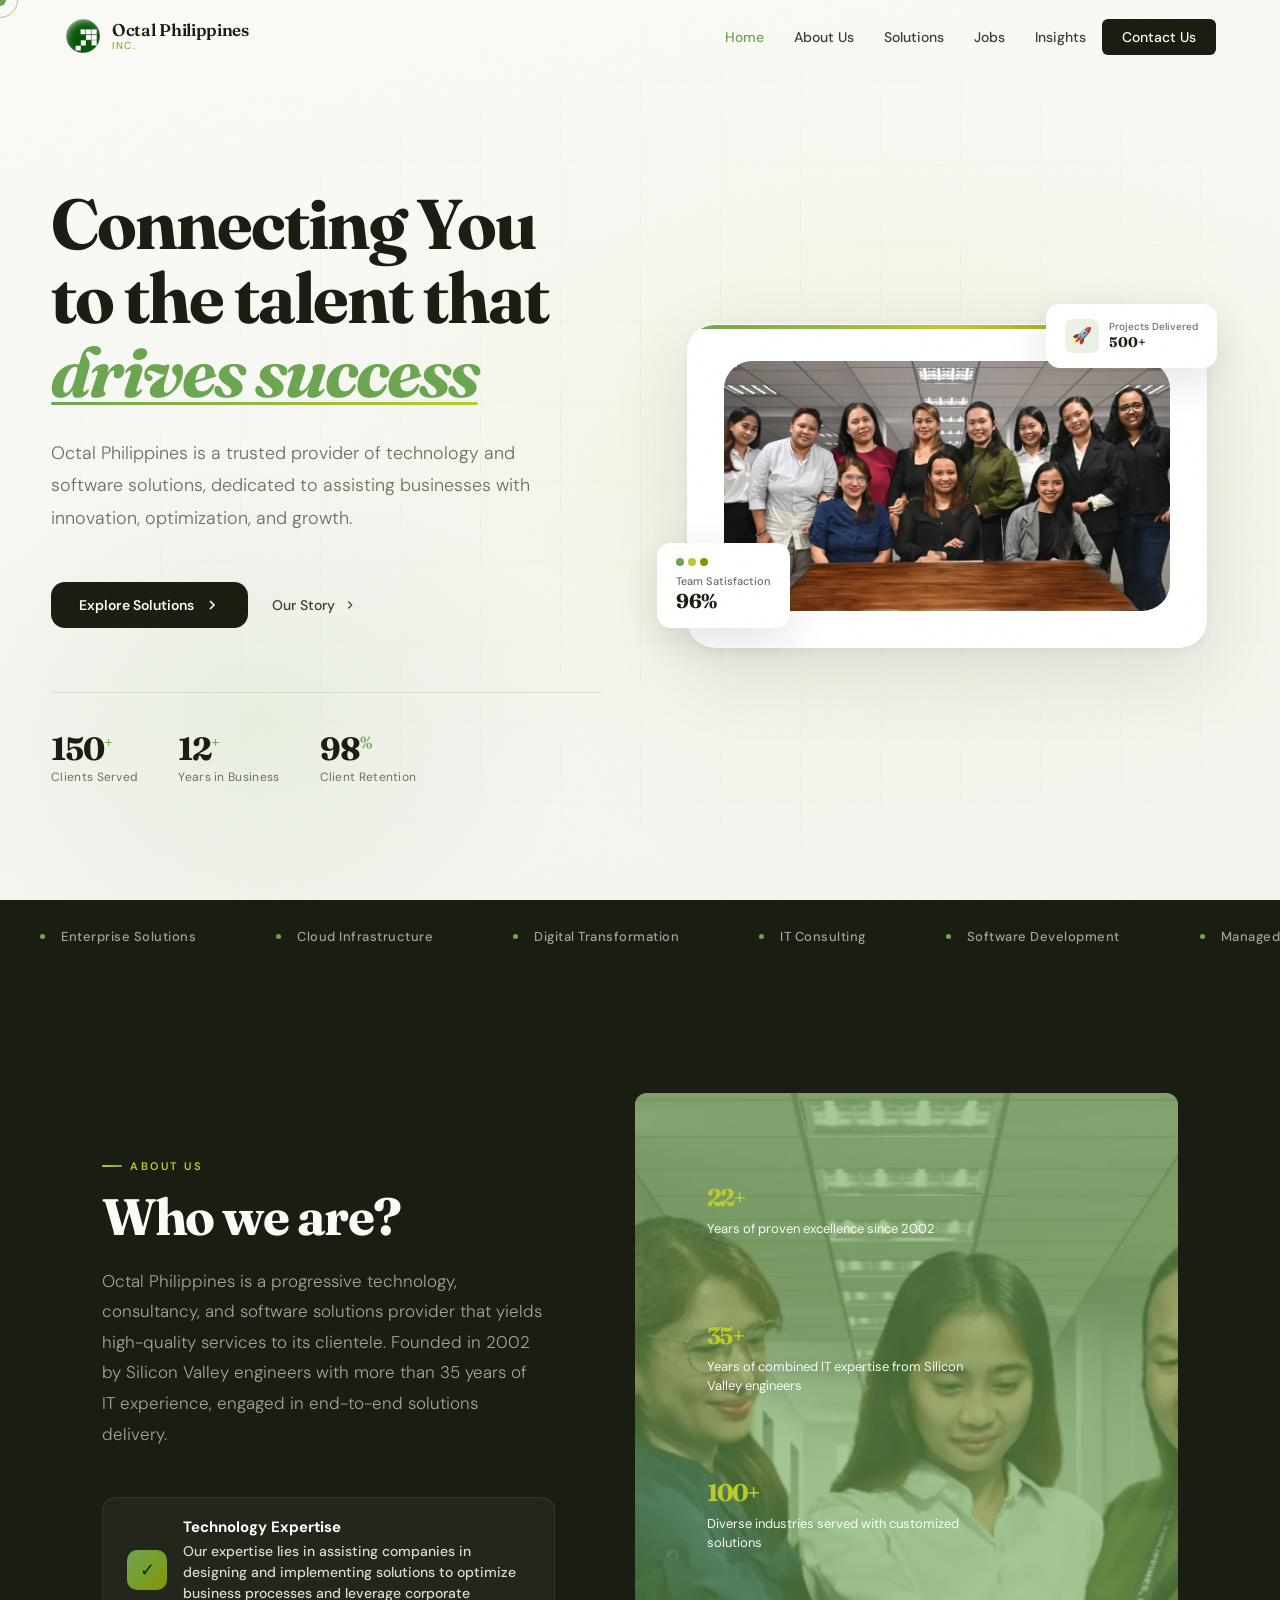
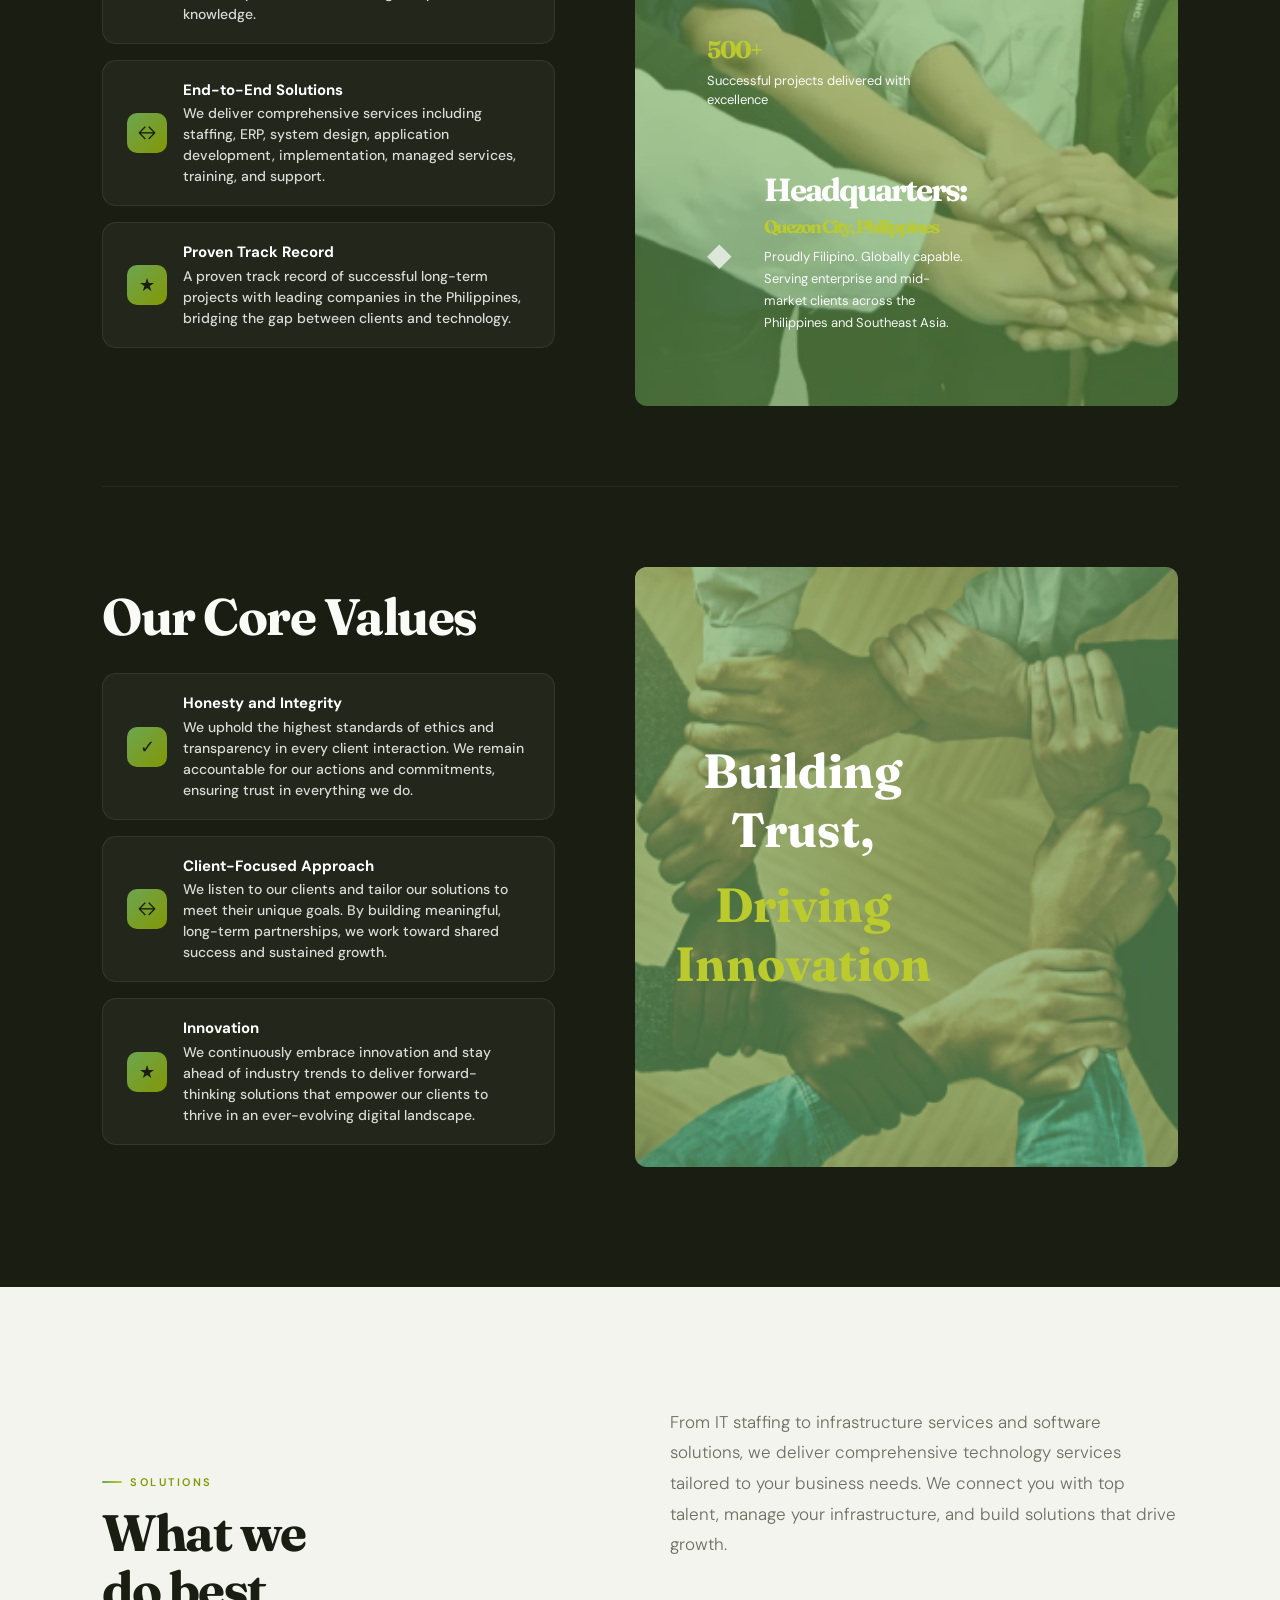
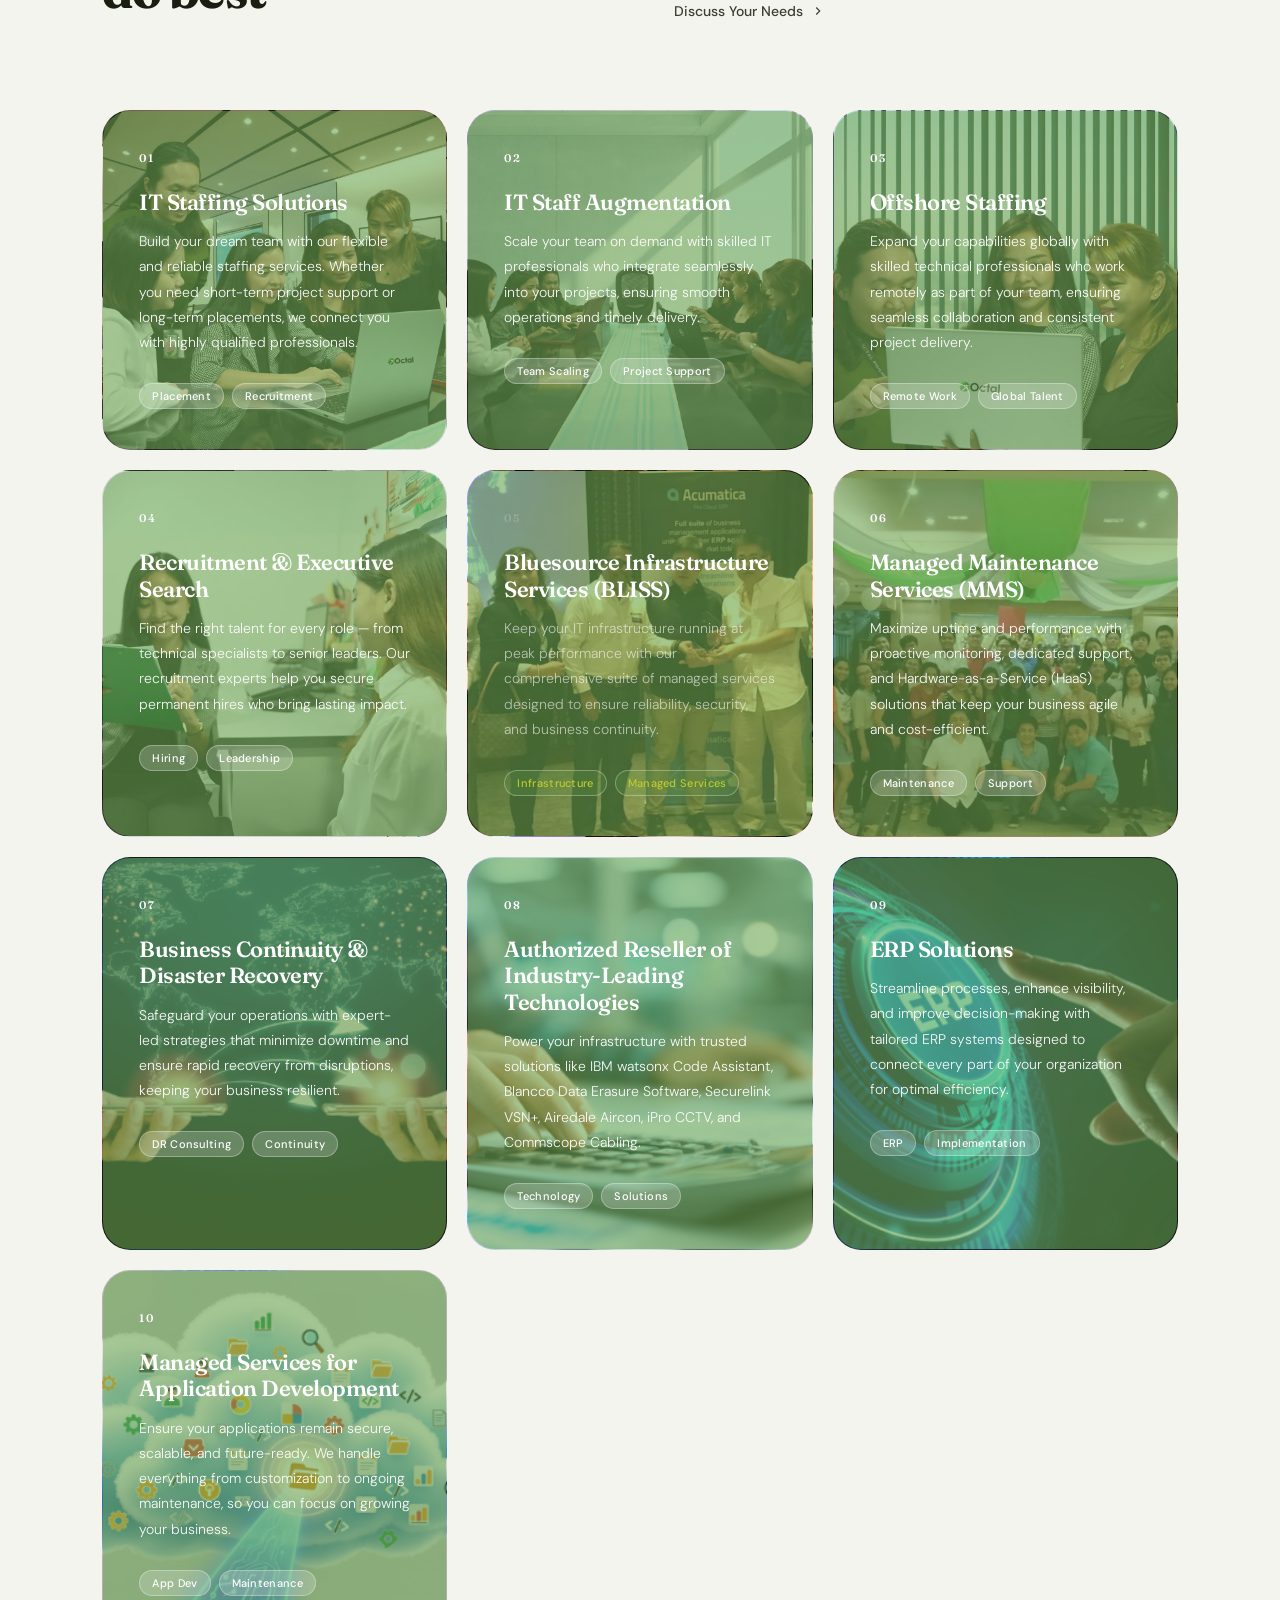
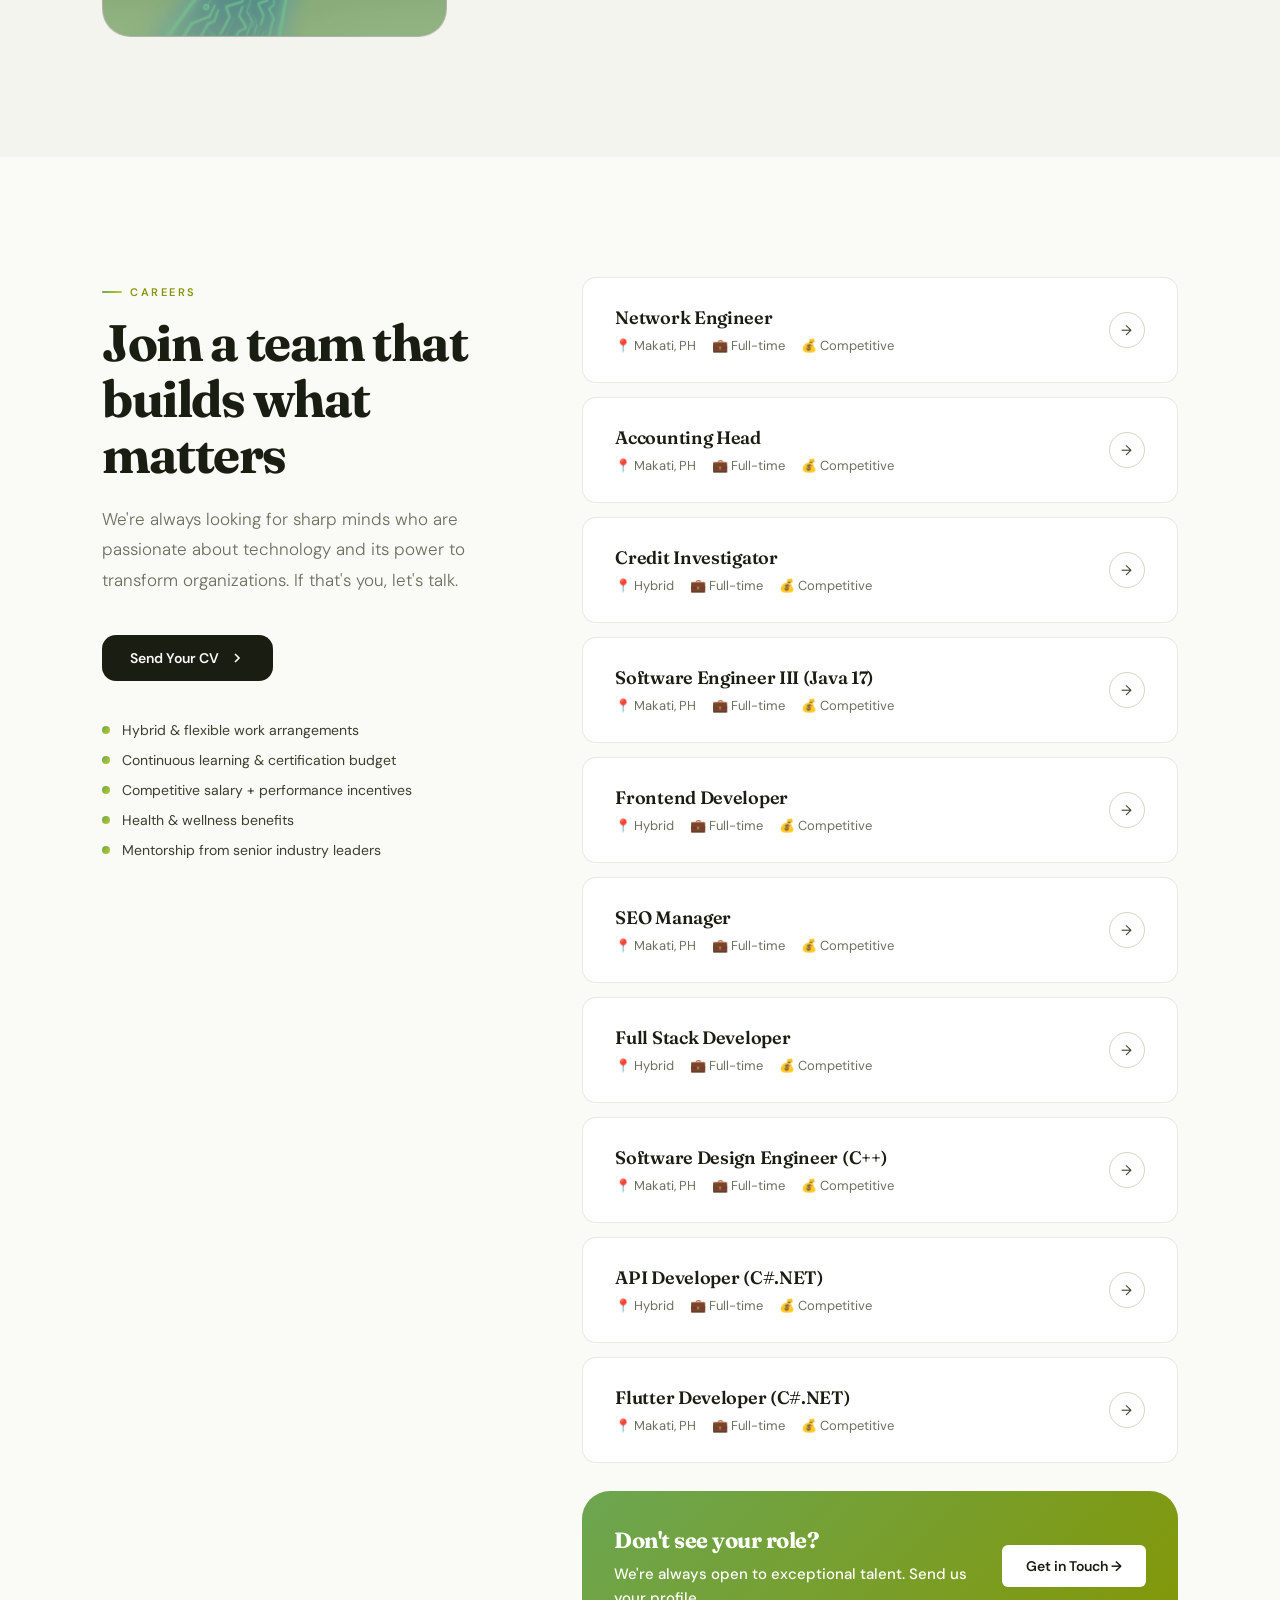
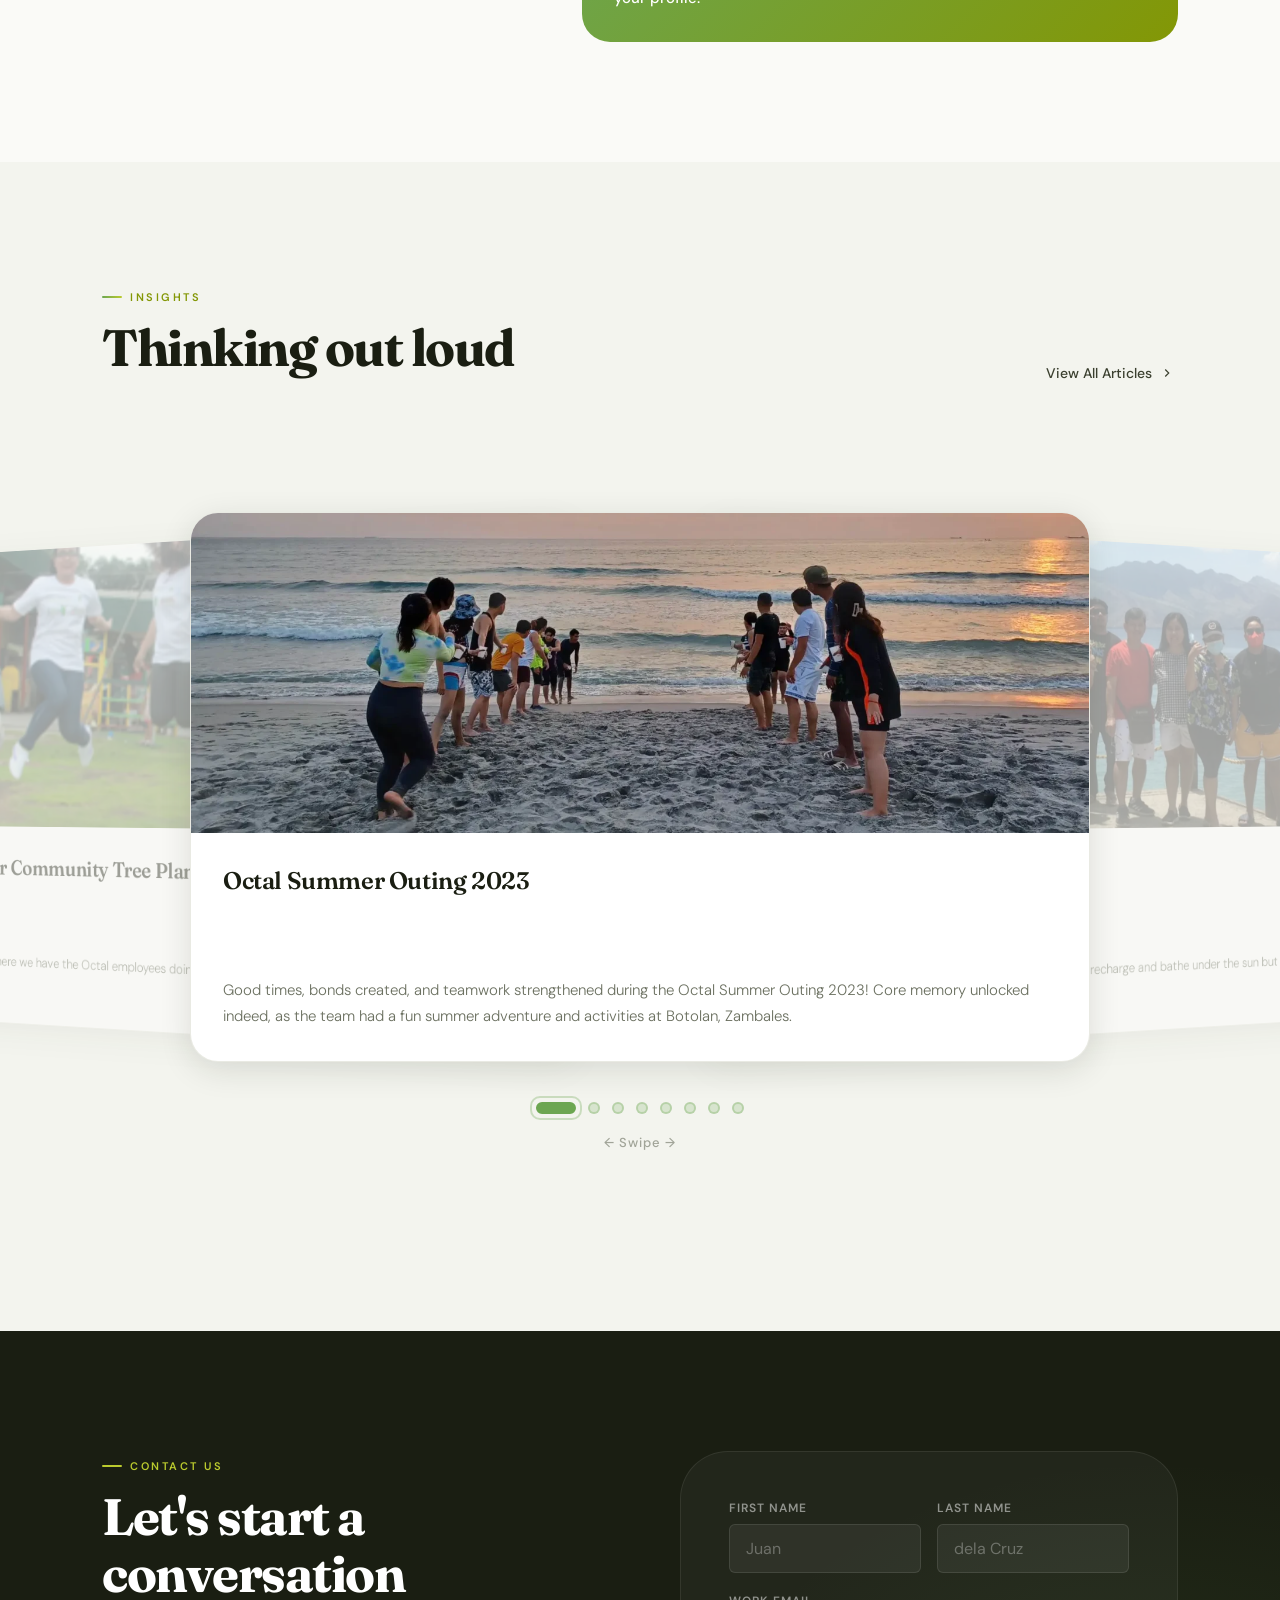
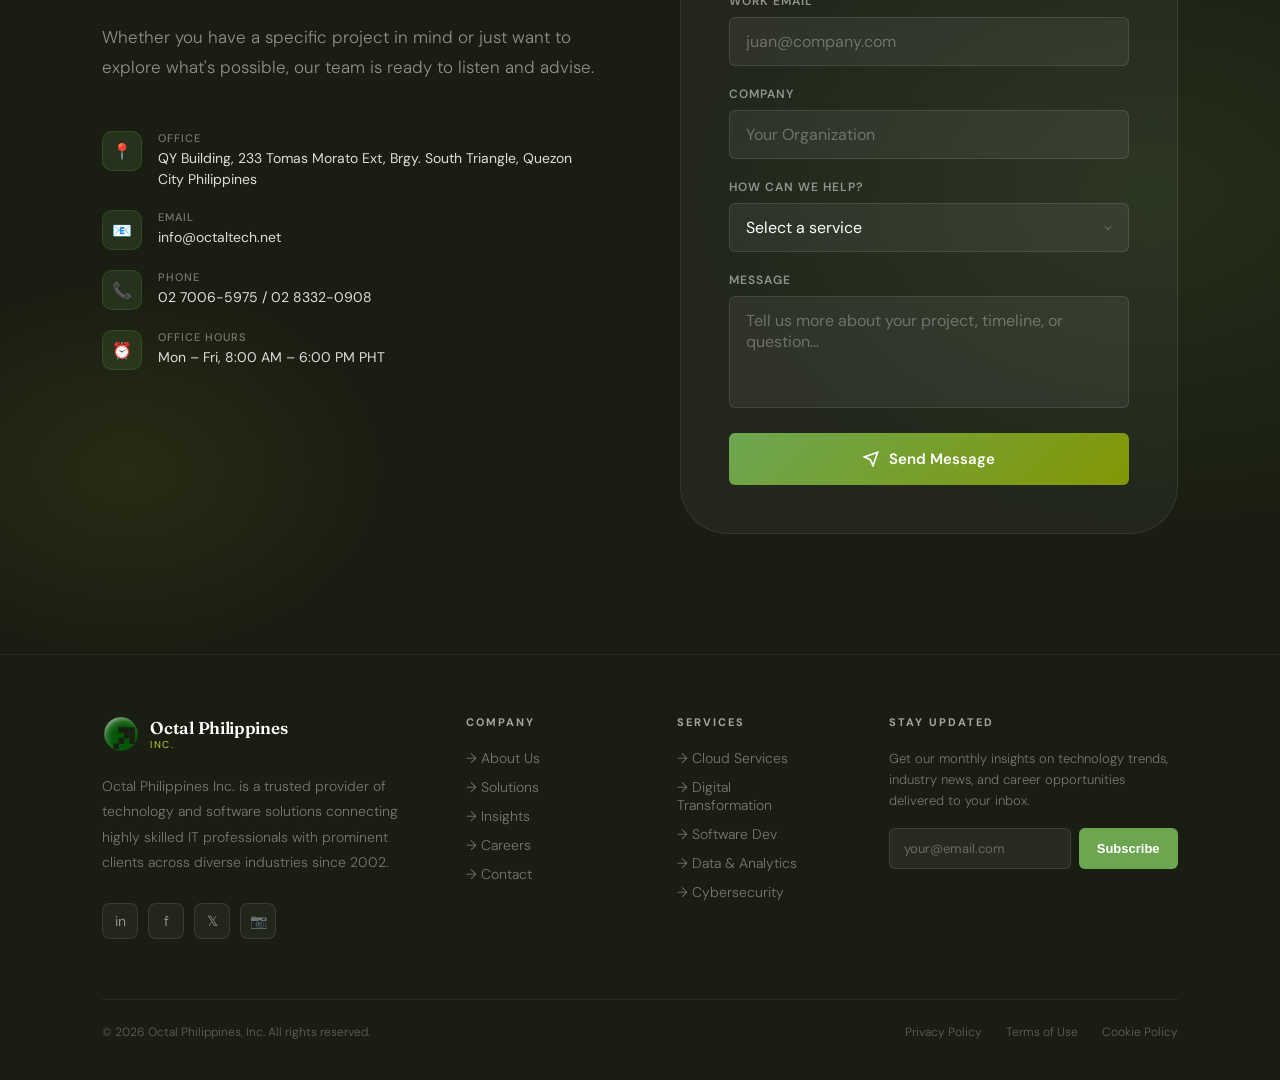
<file: index.html>
<!DOCTYPE html>
<html lang="en">
<head>
<meta charset="UTF-8">
<meta name="viewport" content="width=device-width, initial-scale=1.0">
<title>Octal Philippines, Inc. — Technology with Purpose</title>
<link rel="preconnect" href="https://fonts.googleapis.com">
<link rel="preconnect" href="https://fonts.gstatic.com" crossorigin>
<link href="https://fonts.googleapis.com/css2?family=Fraunces:ital,opsz,wght@0,9..144,300;0,9..144,400;0,9..144,600;0,9..144,700;1,9..144,300;1,9..144,400&family=DM+Sans:ital,opsz,wght@0,9..40,300;0,9..40,400;0,9..40,500;0,9..40,600;1,9..40,300&display=swap" rel="stylesheet">
<link rel="stylesheet" href="styles.css">
</head>
<body>

<!-- CURSOR -->
<div class="cursor" id="cursor"></div>
<div class="cursor-follower" id="cursor-follower"></div>

<!-- SCROLL PROGRESS -->
<div class="scroll-progress" id="scroll-progress"></div>

<!-- MOBILE MENU -->
<div class="mobile-menu" id="mobile-menu">
  <button class="mobile-menu-close" id="mobile-close">✕</button>
  <a href="#home" onclick="closeMobileMenu()">Home</a>
  <a href="#about" onclick="closeMobileMenu()">About Us</a>
  <a href="#solutions" onclick="closeMobileMenu()">Solutions</a>
  <a href="#jobs" onclick="closeMobileMenu()">Jobs</a>
  <a href="#insights" onclick="closeMobileMenu()">Insights</a>
  <a href="#contact" onclick="closeMobileMenu()">Contact</a>
</div>

<!-- NAVIGATION -->
<nav id="navbar">
  <a href="#home" class="nav-logo">
    <img src="uploads/images-removebg-preview.png" alt="Octal Philippines" class="nav-logo-img" style="height: 38px; object-fit: contain;">
    <div class="nav-logo-text">
      Octal Philippines
      <span>Inc.</span>
    </div>
  </a>
  <ul class="nav-links">
    <li><a href="#home">Home</a></li>
    <li><a href="#about">About Us</a></li>
    <li><a href="#solutions">Solutions</a></li>
    <li><a href="#jobs">Jobs</a></li>
    <li><a href="#insights">Insights</a></li>
    <li><a href="#contact" class="nav-cta">Contact Us</a></li>
  </ul>
  <button class="nav-hamburger" id="hamburger" onclick="openMobileMenu()">
    <span></span><span></span><span></span>
  </button>
</nav>

<!-- HERO -->
<section id="home" class="hero">
  <div class="hero-bg"></div>
  <div class="hero-grid-lines"></div>

  <div class="hero-left">
    <h1 class="hero-headline">
      Connecting You to the talent that<br>
      <em>drives success</em>
    </h1>
    <p class="hero-sub">
      Octal Philippines is a trusted provider of technology and software solutions, dedicated to assisting businesses with innovation, optimization, and growth.
    </p>
    <div class="hero-actions">
      <a href="#solutions" class="btn-primary">
        <span>Explore Solutions</span>
        <svg width="16" height="16" viewBox="0 0 24 24" fill="none" stroke="currentColor" stroke-width="2.5"><path d="m9 18 6-6-6-6"/></svg>
      </a>
      <a href="#about" class="btn-ghost">
        Our Story
        <svg width="14" height="14" viewBox="0 0 24 24" fill="none" stroke="currentColor" stroke-width="2"><path d="m9 18 6-6-6-6"/></svg>
      </a>
    </div>
    <div class="hero-stats">
      <div>
        <div class="hero-stat-num"><span class="count-up" data-target="150">0</span><sup>+</sup></div>
        <div class="hero-stat-label">Clients Served</div>
      </div>
      <div>
        <div class="hero-stat-num"><span class="count-up" data-target="12">0</span><sup>+</sup></div>
        <div class="hero-stat-label">Years in Business</div>
      </div>
      <div>
        <div class="hero-stat-num"><span class="count-up" data-target="98">0</span><sup>%</sup></div>
        <div class="hero-stat-label">Client Retention</div>
      </div>
    </div>
  </div>

  <div class="hero-right">
    <div class="hero-visual">
      <div class="hero-card-main" style="overflow:hidden;display:flex;align-items:center;justify-content:center;">
        <img src="uploads/team-Picture-2-1024x576.webp" alt="Business Performance" style="width:100%;height:100%;object-fit:cover;border-radius:inherit;">
      </div>

      <div class="hero-float-card hero-float-card-1">
        <div class="float-icon green">🚀</div>
        <div>
          <div class="float-info-label">Projects Delivered</div>
          <div class="float-info-value">500+</div>
        </div>
      </div>

      <div class="hero-float-card hero-float-card-2">
        <div class="float-dots">
          <div class="float-dot" style="background:#6CA651"></div>
          <div class="float-dot" style="background:#BBCB2E"></div>
          <div class="float-dot" style="background:#839705"></div>
        </div>
        <div class="float-tag">Team Satisfaction</div>
        <div class="float-value">96%</div>
      </div>
    </div>
  </div>
</section>

<!-- MARQUEE -->
<div class="marquee-section">
  <div class="marquee-track" id="marquee">
    <div class="marquee-item"><span class="dot"></span> Enterprise Solutions</div>
    <div class="marquee-item"><span class="dot"></span> Cloud Infrastructure</div>
    <div class="marquee-item"><span class="dot"></span> Digital Transformation</div>
    <div class="marquee-item"><span class="dot"></span> IT Consulting</div>
    <div class="marquee-item"><span class="dot"></span> Software Development</div>
    <div class="marquee-item"><span class="dot"></span> Managed Services</div>
    <div class="marquee-item"><span class="dot"></span> Data Analytics</div>
    <div class="marquee-item"><span class="dot"></span> Cybersecurity</div>
    <div class="marquee-item"><span class="dot"></span> Enterprise Solutions</div>
    <div class="marquee-item"><span class="dot"></span> Cloud Infrastructure</div>
    <div class="marquee-item"><span class="dot"></span> Digital Transformation</div>
    <div class="marquee-item"><span class="dot"></span> IT Consulting</div>
    <div class="marquee-item"><span class="dot"></span> Software Development</div>
    <div class="marquee-item"><span class="dot"></span> Managed Services</div>
    <div class="marquee-item"><span class="dot"></span> Data Analytics</div>
    <div class="marquee-item"><span class="dot"></span> Cybersecurity</div>
  </div>
</div>

<!-- ABOUT -->
<section id="about">
  <div class="about-inner">
    <div class="about-left reveal">
      <div class="section-eyebrow">About Us</div>
      <h2 class="section-title">Who we are?</h2>
      <p class="section-desc">Octal Philippines is a progressive technology, consultancy, and software solutions provider that yields high-quality services to its clientele. Founded in 2002 by Silicon Valley engineers with more than 35 years of IT experience, engaged in end-to-end solutions delivery.</p>

      <div class="about-pillars">
        <div class="about-pillar reveal reveal-delay-1">
          <div class="pillar-icon">✓</div>
          <div class="pillar-text">
            <strong>Technology Expertise</strong>
            Our expertise lies in assisting companies in designing and implementing solutions to optimize business processes and leverage corporate knowledge.
          </div>
        </div>
        <div class="about-pillar reveal reveal-delay-2">
          <div class="pillar-icon">↔</div>
          <div class="pillar-text">
            <strong>End-to-End Solutions</strong>
            We deliver comprehensive services including staffing, ERP, system design, application development, implementation, managed services, training, and support.
          </div>
        </div>
        <div class="about-pillar reveal reveal-delay-3">
          <div class="pillar-icon">★</div>
          <div class="pillar-text">
            <strong>Proven Track Record</strong>
            A proven track record of successful long-term projects with leading companies in the Philippines, bridging the gap between clients and technology.
          </div>
        </div>
      </div>
    </div>

    <div class="about-right" style="position:relative;background-image:url('uploads/core-values-landscape-WEBP-1024x576.webp');background-size:cover;background-position:center;border-radius:12px;min-height:600px;padding:40px;">
      <div style="position:absolute;inset:0;background:rgba(108,166,81,0.6);border-radius:12px;"></div>
      <div style="position:relative;z-index:1;">
        <div class="about-card reveal reveal-delay-1" style="background:transparent;border:none;">
          <div class="about-card-num" style="color:white;"><span class="count-up-dark" data-target="22">0</span><span>+</span></div>
          <div class="about-card-label" style="color:rgba(255,255,255,0.95);">Years of proven excellence since 2002</div>
        </div>
        <div class="about-card reveal reveal-delay-2" style="background:transparent;border:none;">
          <div class="about-card-num" style="color:white;"><span class="count-up-dark" data-target="35">0</span><span>+</span></div>
          <div class="about-card-label" style="color:rgba(255,255,255,0.95);">Years of combined IT expertise from Silicon Valley engineers</div>
        </div>
        <div class="about-card reveal reveal-delay-3" style="background:transparent;border:none;">
          <div class="about-card-num" style="color:white;"><span class="count-up-dark" data-target="100">0</span><span>+</span></div>
          <div class="about-card-label" style="color:rgba(255,255,255,0.95);">Diverse industries served with customized solutions</div>
        </div>
        <div class="about-card reveal reveal-delay-4" style="background:transparent;border:none;">
          <div class="about-card-num" style="color:white;"><span class="count-up-dark" data-target="500">0</span><span>+</span></div>
          <div class="about-card-label" style="color:rgba(255,255,255,0.95);">Successful projects delivered with excellence</div>
        </div>
        <div class="about-card wide reveal reveal-delay-5" style="background:transparent;border:none;">
          <div class="about-card-icon" style="color:white;">◆</div>
          <div>
            <div class="about-card-num" style="font-size:32px; margin-bottom:8px;color:white;">Headquarters: <span style="font-size:18px;color:var(--green-bright);">Quezon City, Philippines</span></div>
            <div class="about-card-label" style="max-width:360px; line-height:1.7;color:rgba(255,255,255,0.95);">Proudly Filipino. Globally capable. Serving enterprise and mid-market clients across the Philippines and Southeast Asia.</div>
          </div>
        </div>
      </div>
    </div>
  </div>

  <!-- Core Values -->
  <div class="about-inner" style="margin-top:80px;padding-top:80px;border-top:1px solid var(--border);">
    <div class="about-left reveal">
      <h2 class="section-title" style="margin-bottom:28px;">Our Core Values</h2>
      
      <div class="about-pillars">
        <div class="about-pillar reveal reveal-delay-1">
          <div class="pillar-icon">✓</div>
          <div class="pillar-text">
            <strong>Honesty and Integrity</strong>
            We uphold the highest standards of ethics and transparency in every client interaction. We remain accountable for our actions and commitments, ensuring trust in everything we do.
          </div>
        </div>
        <div class="about-pillar reveal reveal-delay-2">
          <div class="pillar-icon">↔</div>
          <div class="pillar-text">
            <strong>Client-Focused Approach</strong>
            We listen to our clients and tailor our solutions to meet their unique goals. By building meaningful, long-term partnerships, we work toward shared success and sustained growth.
          </div>
        </div>
        <div class="about-pillar reveal reveal-delay-3">
          <div class="pillar-icon">★</div>
          <div class="pillar-text">
            <strong>Innovation</strong>
            We continuously embrace innovation and stay ahead of industry trends to deliver forward-thinking solutions that empower our clients to thrive in an ever-evolving digital landscape.
          </div>
        </div>
      </div>
    </div>

    <div class="about-right reveal reveal-delay-1" style="position:relative;background-image:url('uploads/corevalues.PNG');background-size:cover;background-position:center;border-radius:12px;min-height:600px;padding:40px;">
      <div style="position:absolute;inset:0;background:rgba(108,166,81,0.6);border-radius:12px;"></div>
      <div style="position:relative;z-index:1;display:flex;align-items:center;justify-content:center;height:100%;">
        <div style="text-align:center;color:white;">
          <h3 style="font-family:var(--font-display);font-size:clamp(28px,4vw,48px);font-weight:700;margin-bottom:16px;color:white;">Building Trust,</h3>
          <h3 style="font-family:var(--font-display);font-size:clamp(28px,4vw,48px);font-weight:700;color:var(--green-bright);">Driving Innovation</h3>
        </div>
      </div>
    </div>
  </div>
</section>

<!-- SOLUTIONS -->
<section id="solutions">
  <div class="solutions-inner">
    <div class="solutions-header">
      <div class="reveal">
        <div class="section-eyebrow">Solutions</div>
        <h2 class="section-title">What we<br>do best</h2>
      </div>
      <div class="solutions-header-right reveal reveal-delay-2">
        <p class="section-desc">From IT staffing to infrastructure services and software solutions, we deliver comprehensive technology services tailored to your business needs. We connect you with top talent, manage your infrastructure, and build solutions that drive growth.</p>
        <a href="#contact" class="btn-ghost" style="margin-top:0">
          Discuss Your Needs
          <svg width="14" height="14" viewBox="0 0 24 24" fill="none" stroke="currentColor" stroke-width="2"><path d="m9 18 6-6-6-6"/></svg>
        </a>
      </div>
    </div>

    <div class="solutions-grid">
      <div class="solution-card reveal" style="background-image:url('uploads/IT-STAFFING-SOLUTIONS-OFficial1.webp');background-size:cover;background-position:center;position:relative;">
        <div style="position:absolute;inset:0;background:rgba(108,166,81,0.6);"></div>
        <div style="position:relative;z-index:1;">
        <div class="solution-num">
          01
        </div>
        <h3 class="solution-title">IT Staffing Solutions</h3>
        <p class="solution-desc">Build your dream team with our flexible and reliable staffing services. Whether you need short-term project support or long-term placements, we connect you with highly qualified professionals.</p>
        <div class="solution-tags">
          <span class="solution-tag">Placement</span>
          <span class="solution-tag">Recruitment</span>
        </div>
        </div>
      </div>

      <div class="solution-card reveal reveal-delay-1" style="background-image:url('uploads/STAFF-AUGMENTATION-with-chair-black-4-1024x1024.webp');background-size:cover;background-position:center;position:relative;">
        <div style="position:absolute;inset:0;background:rgba(108,166,81,0.6);"></div>
        <div style="position:relative;z-index:1;">
        <div class="solution-num">
          02
        </div>
        <h3 class="solution-title">IT Staff Augmentation</h3>
        <p class="solution-desc">Scale your team on demand with skilled IT professionals who integrate seamlessly into your projects, ensuring smooth operations and timely delivery.</p>
        <div class="solution-tags">
          <span class="solution-tag">Team Scaling</span>
          <span class="solution-tag">Project Support</span>
        </div>
        </div>
      </div>

      <div class="solution-card reveal reveal-delay-2" style="background-image:url('uploads/IT-OUTSOURCING-.webp');background-size:cover;background-position:center;position:relative;">
        <div style="position:absolute;inset:0;background:rgba(108,166,81,0.6);"></div>
        <div style="position:relative;z-index:1;">
        <div class="solution-num">
          03
        </div>
        <h3 class="solution-title">Offshore Staffing</h3>
        <p class="solution-desc">Expand your capabilities globally with skilled technical professionals who work remotely as part of your team, ensuring seamless collaboration and consistent project delivery.</p>
        <div class="solution-tags">
          <span class="solution-tag">Remote Work</span>
          <span class="solution-tag">Global Talent</span>
        </div>
        </div>
      </div>

      <div class="solution-card reveal reveal-delay-3" style="background-image:url('uploads/OFFICIAL-AND-EXPANDED-IT-RECRUITMENT-1024x1024.webp');background-size:cover;background-position:center;position:relative;">
        <div style="position:absolute;inset:0;background:rgba(108,166,81,0.6);"></div>
        <div style="position:relative;z-index:1;">
        <div class="solution-num">
          04
        </div>
        <h3 class="solution-title">Recruitment & Executive Search</h3>
        <p class="solution-desc">Find the right talent for every role — from technical specialists to senior leaders. Our recruitment experts help you secure permanent hires who bring lasting impact.</p>
        <div class="solution-tags">
          <span class="solution-tag">Hiring</span>
          <span class="solution-tag">Leadership</span>
        </div>
        </div>
      </div>

      <div class="solution-card featured reveal reveal-delay-1" style="background-image:url('uploads/5.webp');background-size:cover;background-position:center;position:relative;">
        <div style="position:absolute;inset:0;background:rgba(108,166,81,0.6);"></div>
        <div style="position:relative;z-index:1;">
        <div class="solution-num">
          05
        </div>
        <h3 class="solution-title">Bluesource Infrastructure Services (BLISS)</h3>
        <p class="solution-desc">Keep your IT infrastructure running at peak performance with our comprehensive suite of managed services designed to ensure reliability, security, and business continuity.</p>
        <div class="solution-tags">
          <span class="solution-tag">Infrastructure</span>
          <span class="solution-tag">Managed Services</span>
        </div>
        </div>
      </div>

      <div class="solution-card reveal reveal-delay-2" style="background-image:url('uploads/6.webp');background-size:cover;background-position:center;position:relative;">
        <div style="position:absolute;inset:0;background:rgba(108,166,81,0.6);"></div>
        <div style="position:relative;z-index:1;">
        <div class="solution-num">
          06
        </div>
        <h3 class="solution-title">Managed Maintenance Services (MMS)</h3>
        <p class="solution-desc">Maximize uptime and performance with proactive monitoring, dedicated support, and Hardware-as-a-Service (HaaS) solutions that keep your business agile and cost-efficient.</p>
        <div class="solution-tags">
          <span class="solution-tag">Maintenance</span>
          <span class="solution-tag">Support</span>
        </div>
        </div>
      </div>

      <div class="solution-card reveal reveal-delay-3" style="background-image:url('uploads/solution7.PNG');background-size:cover;background-position:center;position:relative;">
        <div style="position:absolute;inset:0;background:rgba(108,166,81,0.6);"></div>
        <div style="position:relative;z-index:1;">
        <div class="solution-num">
          07
        </div>
        <h3 class="solution-title">Business Continuity & Disaster Recovery</h3>
        <p class="solution-desc">Safeguard your operations with expert-led strategies that minimize downtime and ensure rapid recovery from disruptions, keeping your business resilient.</p>
        <div class="solution-tags">
          <span class="solution-tag">DR Consulting</span>
          <span class="solution-tag">Continuity</span>
        </div>
        </div>
      </div>

      <div class="solution-card reveal reveal-delay-1" style="background-image:url('uploads/solution8.PNG');background-size:cover;background-position:center;position:relative;">
        <div style="position:absolute;inset:0;background:rgba(108,166,81,0.6);"></div>
        <div style="position:relative;z-index:1;">
        <div class="solution-num">
          08
        </div>
        <h3 class="solution-title">Authorized Reseller of Industry-Leading Technologies</h3>
        <p class="solution-desc">Power your infrastructure with trusted solutions like IBM watsonx Code Assistant, Blancco Data Erasure Software, Securelink VSN+, Airedale Aircon, iPro CCTV, and Commscope Cabling.</p>
        <div class="solution-tags">
          <span class="solution-tag">Technology</span>
          <span class="solution-tag">Solutions</span>
        </div>
        </div>
      </div>

      <div class="solution-card reveal reveal-delay-2" style="background-image:url('uploads/solution9.PNG');background-size:cover;background-position:center;position:relative;">
        <div style="position:absolute;inset:0;background:rgba(108,166,81,0.6);"></div>
        <div style="position:relative;z-index:1;">
        <div class="solution-num">
          09
        </div>
        <h3 class="solution-title">ERP Solutions</h3>
        <p class="solution-desc">Streamline processes, enhance visibility, and improve decision-making with tailored ERP systems designed to connect every part of your organization for optimal efficiency.</p>
        <div class="solution-tags">
          <span class="solution-tag">ERP</span>
          <span class="solution-tag">Implementation</span>
        </div>
        </div>
      </div>

      <div class="solution-card reveal reveal-delay-3" style="background-image:url('uploads/solution10.PNG');background-size:cover;background-position:center;position:relative;">
        <div style="position:absolute;inset:0;background:rgba(108,166,81,0.6);"></div>
        <div style="position:relative;z-index:1;">
        <div class="solution-num">
          10
        </div>
        <h3 class="solution-title">Managed Services for Application Development</h3>
        <p class="solution-desc">Ensure your applications remain secure, scalable, and future-ready. We handle everything from customization to ongoing maintenance, so you can focus on growing your business.</p>
        <div class="solution-tags">
          <span class="solution-tag">App Dev</span>
          <span class="solution-tag">Maintenance</span>
        </div>
        </div>
      </div>
    </div>
  </div>
</section>

<!-- JOBS -->
<section id="jobs">
  <div class="jobs-inner">
    <div class="jobs-layout">
      <div class="jobs-left reveal">
        <div class="section-eyebrow">Careers</div>
        <h2 class="section-title">Join a team that builds what matters</h2>
        <p class="section-desc">We're always looking for sharp minds who are passionate about technology and its power to transform organizations. If that's you, let's talk.</p>
        <a href="#contact" class="btn-primary" style="width:fit-content; margin-top:8px;">
          <span>Send Your CV</span>
          <svg width="16" height="16" viewBox="0 0 24 24" fill="none" stroke="currentColor" stroke-width="2.5"><path d="m9 18 6-6-6-6"/></svg>
        </a>

        <div class="jobs-culture">
          <div class="culture-item"><span class="culture-dot"></span> Hybrid & flexible work arrangements</div>
          <div class="culture-item"><span class="culture-dot"></span> Continuous learning & certification budget</div>
          <div class="culture-item"><span class="culture-dot"></span> Competitive salary + performance incentives</div>
          <div class="culture-item"><span class="culture-dot"></span> Health & wellness benefits</div>
          <div class="culture-item"><span class="culture-dot"></span> Mentorship from senior industry leaders</div>
        </div>
      </div>

      <div class="jobs-right">
        <div class="jobs-list">
          <a href="#contact" class="job-card reveal">
            <div class="job-info">
              <div class="job-title">Network Engineer</div>
              <div class="job-meta">
                <span class="job-meta-item">📍 Makati, PH</span>
                <span class="job-meta-item">💼 Full-time</span>
                <span class="job-meta-item">💰 Competitive</span>
              </div>
            </div>
            <div class="job-arrow">→</div>
          </a>

          <a href="#contact" class="job-card reveal reveal-delay-1">
            <div class="job-info">
              <div class="job-title">Accounting Head</div>
              <div class="job-meta">
                <span class="job-meta-item">📍 Makati, PH</span>
                <span class="job-meta-item">💼 Full-time</span>
                <span class="job-meta-item">💰 Competitive</span>
              </div>
            </div>
            <div class="job-arrow">→</div>
          </a>

          <a href="#contact" class="job-card reveal reveal-delay-2">
            <div class="job-info">
              <div class="job-title">Credit Investigator</div>
              <div class="job-meta">
                <span class="job-meta-item">📍 Hybrid</span>
                <span class="job-meta-item">💼 Full-time</span>
                <span class="job-meta-item">💰 Competitive</span>
              </div>
            </div>
            <div class="job-arrow">→</div>
          </a>

          <a href="#contact" class="job-card reveal reveal-delay-3">
            <div class="job-info">
              <div class="job-title">Software Engineer III (Java 17)</div>
              <div class="job-meta">
                <span class="job-meta-item">📍 Makati, PH</span>
                <span class="job-meta-item">💼 Full-time</span>
                <span class="job-meta-item">💰 Competitive</span>
              </div>
            </div>
            <div class="job-arrow">→</div>
          </a>

          <a href="#contact" class="job-card reveal reveal-delay-4">
            <div class="job-info">
              <div class="job-title">Frontend Developer</div>
              <div class="job-meta">
                <span class="job-meta-item">📍 Hybrid</span>
                <span class="job-meta-item">💼 Full-time</span>
                <span class="job-meta-item">💰 Competitive</span>
              </div>
            </div>
            <div class="job-arrow">→</div>
          </a>

          <a href="#contact" class="job-card reveal reveal-delay-5">
            <div class="job-info">
              <div class="job-title">SEO Manager</div>
              <div class="job-meta">
                <span class="job-meta-item">📍 Makati, PH</span>
                <span class="job-meta-item">💼 Full-time</span>
                <span class="job-meta-item">💰 Competitive</span>
              </div>
            </div>
            <div class="job-arrow">→</div>
          </a>

          <a href="#contact" class="job-card reveal" style="animation-delay: 0.6s;">
            <div class="job-info">
              <div class="job-title">Full Stack Developer</div>
              <div class="job-meta">
                <span class="job-meta-item">📍 Hybrid</span>
                <span class="job-meta-item">💼 Full-time</span>
                <span class="job-meta-item">💰 Competitive</span>
              </div>
            </div>
            <div class="job-arrow">→</div>
          </a>

          <a href="#contact" class="job-card reveal" style="animation-delay: 0.7s;">
            <div class="job-info">
              <div class="job-title">Software Design Engineer (C++)</div>
              <div class="job-meta">
                <span class="job-meta-item">📍 Makati, PH</span>
                <span class="job-meta-item">💼 Full-time</span>
                <span class="job-meta-item">💰 Competitive</span>
              </div>
            </div>
            <div class="job-arrow">→</div>
          </a>

          <a href="#contact" class="job-card reveal" style="animation-delay: 0.8s;">
            <div class="job-info">
              <div class="job-title">API Developer (C#.NET)</div>
              <div class="job-meta">
                <span class="job-meta-item">📍 Hybrid</span>
                <span class="job-meta-item">💼 Full-time</span>
                <span class="job-meta-item">💰 Competitive</span>
              </div>
            </div>
            <div class="job-arrow">→</div>
          </a>

          <a href="#contact" class="job-card reveal" style="animation-delay: 0.9s;">
            <div class="job-info">
              <div class="job-title">Flutter Developer (C#.NET)</div>
              <div class="job-meta">
                <span class="job-meta-item">📍 Makati, PH</span>
                <span class="job-meta-item">💼 Full-time</span>
                <span class="job-meta-item">💰 Competitive</span>
              </div>
            </div>
            <div class="job-arrow">→</div>
          </a>
        </div>

        <div class="jobs-cta-banner reveal">
          <div class="jobs-cta-text">
            <strong>Don't see your role?</strong>
            We're always open to exceptional talent. Send us your profile.
          </div>
          <a href="#contact" class="btn-white">Get in Touch →</a>
        </div>
      </div>
    </div>
  </div>
</section>

<!-- INSIGHTS -->
<section id="insights">
  <div class="insights-inner">
    <div class="insights-header">
      <div class="reveal">
        <div class="section-eyebrow">Insights</div>
        <h2 class="section-title">Thinking out loud</h2>
      </div>
      <a href="#insights" class="btn-ghost reveal reveal-delay-2" style="color:var(--ink-soft)">
        View All Articles
        <svg width="14" height="14" viewBox="0 0 24 24" fill="none" stroke="currentColor" stroke-width="2"><path d="m9 18 6-6-6-6"/></svg>
      </a>
    </div>

    <div class="insights-carousel-container">
      <div class="insights-carousel" id="insightsCarousel">
        <div class="insight-card-carousel active">
          <div class="insight-card-img">
            <img src="uploads/insights1.webp" alt="Octal Summer Outing" style="width:100%;height:100%;object-fit:cover;">
          </div>
          <div class="insight-card-body">
            <h3 class="insight-card-title">Octal Summer Outing 2023</h3>
            <p class="insight-card-excerpt">Good times, bonds created, and teamwork strengthened during the Octal Summer Outing 2023! Core memory unlocked indeed, as the team had a fun summer adventure and activities at Botolan, Zambales.</p>
          </div>
        </div>

        <div class="insight-card-carousel">
          <div class="insight-card-img">
            <img src="uploads/insights2.webp" alt="Team Building" style="width:100%;height:100%;object-fit:cover;">
          </div>
          <div class="insight-card-body">
            <h3 class="insight-card-title">Summer Team Building</h3>
            <p class="insight-card-excerpt">Team buildings during the summer season is not just a time to recharge and bathe under the sun but also an opportunity to bond and share wonderful memories with everyone.</p>
          </div>
        </div>

        <div class="insight-card-carousel">
          <div class="insight-card-img">
            <img src="uploads/insights3.webp" alt="Acumatica Award" style="width:100%;height:100%;object-fit:cover;">
          </div>
          <div class="insight-card-body">
            <h3 class="insight-card-title">Acumatica Asia Partner Award</h3>
            <p class="insight-card-excerpt">CloudQwest/Octal Philippines has been awarded by Acumatica as Asia Partner of the Year – 2017</p>
          </div>
        </div>

        <div class="insight-card-carousel">
          <div class="insight-card-img">
            <img src="uploads/insights4.webp" alt="Christmas Party" style="width:100%;height:100%;object-fit:cover;">
          </div>
          <div class="insight-card-body">
            <h3 class="insight-card-title">Octal Christmas Party 2018</h3>
            <p class="insight-card-excerpt">It's the most wonderful time of the year. Octal, Litus and Cloudqwest Christmas Party 2018</p>
          </div>
        </div>

        <div class="insight-card-carousel">
          <div class="insight-card-img">
            <img src="uploads/insights5.webp" alt="Team Bonding" style="width:100%;height:100%;object-fit:cover;">
          </div>
          <div class="insight-card-body">
            <h3 class="insight-card-title">Team Bonding at Capones Vista</h3>
            <p class="insight-card-excerpt">An away-from-keyboard moment! Great to had the entire company/team together for a bonding & team building at Capones Vista Beach Resort in Zambales.</p>
          </div>
        </div>

        <div class="insight-card-carousel">
          <div class="insight-card-img">
            <img src="uploads/insights6.webp" alt="Bamboo Planting" style="width:100%;height:100%;object-fit:cover;">
          </div>
          <div class="insight-card-body">
            <h3 class="insight-card-title">Community Service - Bamboo Planting</h3>
            <p class="insight-card-excerpt">Octal together with Litus Software and Sun Micro Development Concepts Inc. these enthusiastic employees spend their weekend giving back to nature by planting Bamboos as their pledge for a greener community.</p>
          </div>
        </div>

        <div class="insight-card-carousel">
          <div class="insight-card-img">
            <img src="uploads/insights7.webp" alt="Christmas Celebration" style="width:100%;height:100%;object-fit:cover;">
          </div>
          <div class="insight-card-body">
            <h3 class="insight-card-title">Christmas Celebration</h3>
            <p class="insight-card-excerpt">This the season to gather around and share the joy of Christmas – and another year that passed! At this point in time, we see a growing family of Octal.</p>
          </div>
        </div>

        <div class="insight-card-carousel">
          <div class="insight-card-img">
            <img src="uploads/insights8.webp" alt="Bamboo Planting Warm-up" style="width:100%;height:100%;object-fit:cover;">
          </div>
          <div class="insight-card-body">
            <h3 class="insight-card-title">Preparation for Community Tree Planting</h3>
            <p class="insight-card-excerpt">Before the main event, here we have the Octal employees doing warm-up exercise in preparation for digging grounds and planting bamboos.</p>
          </div>
        </div>
      </div>

      <div class="carousel-indicators" id="carouselIndicators"></div>
      <div class="carousel-swipe-hint">← Swipe →</div>
    </div>
  </div>
</section>

<!-- CONTACT -->
<section id="contact">
  <div class="contact-bg"></div>
  <div class="contact-inner">
    <div class="contact-left reveal">
      <div class="section-eyebrow">Contact Us</div>
      <h2 class="section-title">Let's start a conversation</h2>
      <p class="section-desc">Whether you have a specific project in mind or just want to explore what's possible, our team is ready to listen and advise.</p>

      <div class="contact-details">
        <div class="contact-detail-item">
          <div class="contact-detail-icon">📍</div>
          <div>
            <div class="contact-detail-label">Office</div>
            <div class="contact-detail-value">QY Building, 233 Tomas Morato Ext, Brgy. South Triangle, Quezon City Philippines</div>
          </div>
        </div>
        <div class="contact-detail-item">
          <div class="contact-detail-icon">📧</div>
          <div>
            <div class="contact-detail-label">Email</div>
            <div class="contact-detail-value">info@octaltech.net</div>
          </div>
        </div>
        <div class="contact-detail-item">
          <div class="contact-detail-icon">📞</div>
          <div>
            <div class="contact-detail-label">Phone</div>
            <div class="contact-detail-value">02 7006-5975 / 02 8332-0908</div>
          </div>
        </div>
        <div class="contact-detail-item">
          <div class="contact-detail-icon">⏰</div>
          <div>
            <div class="contact-detail-label">Office Hours</div>
            <div class="contact-detail-value">Mon – Fri, 8:00 AM – 6:00 PM PHT</div>
          </div>
        </div>
      </div>
    </div>

    <div class="contact-form-wrap reveal reveal-delay-2">
      <form onsubmit="handleSubmit(event)">
        <div class="form-row-2">
          <div>
            <label class="form-label">First Name</label>
            <input type="text" class="form-input" placeholder="Juan">
          </div>
          <div>
            <label class="form-label">Last Name</label>
            <input type="text" class="form-input" placeholder="dela Cruz">
          </div>
        </div>
        <div class="form-row">
          <label class="form-label">Work Email</label>
          <input type="email" class="form-input" placeholder="juan@company.com">
        </div>
        <div class="form-row">
          <label class="form-label">Company</label>
          <input type="text" class="form-input" placeholder="Your Organization">
        </div>
        <div class="form-row">
          <label class="form-label">How can we help?</label>
          <select class="form-input form-select">
            <option value="" disabled selected>Select a service</option>
            <option>Cloud & Infrastructure</option>
            <option>Digital Transformation</option>
            <option>Software Development</option>
            <option>Data & Analytics</option>
            <option>Cybersecurity</option>
            <option>IT Consulting & Staffing</option>
            <option>Careers / Job Application</option>
            <option>General Inquiry</option>
          </select>
        </div>
        <div class="form-row">
          <label class="form-label">Message</label>
          <textarea class="form-input" rows="4" placeholder="Tell us more about your project, timeline, or question..."></textarea>
        </div>
        <button type="submit" class="btn-submit">
          <span>
            <svg width="16" height="16" viewBox="0 0 24 24" fill="none" stroke="currentColor" stroke-width="2.5"><path d="m22 2-7 20-4-9-9-4 20-7z"/></svg>
            Send Message
          </span>
        </button>
      </form>
    </div>
  </div>
</section>

<!-- FOOTER -->
<footer>
  <div class="footer-inner">
    <div>
      <a href="#home" class="nav-logo" style="display:inline-flex">
        <img src="uploads/images-removebg-preview.png" alt="Octal Philippines" class="nav-logo-img" style="height: 38px; object-fit: contain;">
        <div class="nav-logo-text" style="color:white">
          Octal Philippines
          <span style="color:var(--green-bright);">Inc.</span>
        </div>
      </a>
      <p class="footer-brand-text">Octal Philippines Inc. is a trusted provider of technology and software solutions connecting highly skilled IT professionals with prominent clients across diverse industries since 2002.</p>
      <div class="footer-socials">
        <a href="https://www.linkedin.com/company/octal-phils-inc" target="_blank" rel="noopener noreferrer" class="footer-social" title="LinkedIn">in</a>
        <a href="https://www.facebook.com/octalph/" target="_blank" rel="noopener noreferrer" class="footer-social" title="Facebook">f</a>
        <a href="https://x.com/Octal_Phil" target="_blank" rel="noopener noreferrer" class="footer-social" title="X / Twitter">𝕏</a>
        <a href="https://www.instagram.com/octal_ph/" target="_blank" rel="noopener noreferrer" class="footer-social" title="Instagram">📷</a>
      </div>
    </div>

    <div>
      <div class="footer-col-title">Company</div>
      <div class="footer-links">
        <a href="#about">→ About Us</a>
        <a href="#solutions">→ Solutions</a>
        <a href="#insights">→ Insights</a>
        <a href="#jobs">→ Careers</a>
        <a href="#contact">→ Contact</a>
      </div>
    </div>

    <div>
      <div class="footer-col-title">Services</div>
      <div class="footer-links">
        <a href="#solutions">→ Cloud Services</a>
        <a href="#solutions">→ Digital Transformation</a>
        <a href="#solutions">→ Software Dev</a>
        <a href="#solutions">→ Data & Analytics</a>
        <a href="#solutions">→ Cybersecurity</a>
      </div>
    </div>

    <div>
      <div class="footer-col-title">Stay Updated</div>
      <p class="footer-newsletter-desc">Get our monthly insights on technology trends, industry news, and career opportunities delivered to your inbox.</p>
      <div class="footer-newsletter-form">
        <input type="email" class="footer-newsletter-input" placeholder="your@email.com">
        <button class="footer-newsletter-btn" onclick="subscribeNewsletter(event)">Subscribe</button>
      </div>
    </div>
  </div>

  <div class="footer-bottom">
    <span>© 2026 Octal Philippines, Inc. All rights reserved.</span>
    <div class="footer-bottom-links">
      <a href="#">Privacy Policy</a>
      <a href="#">Terms of Use</a>
      <a href="#">Cookie Policy</a>
    </div>
  </div>
</footer>

<script src="script.js"></script>
</body>
</html>
</file>
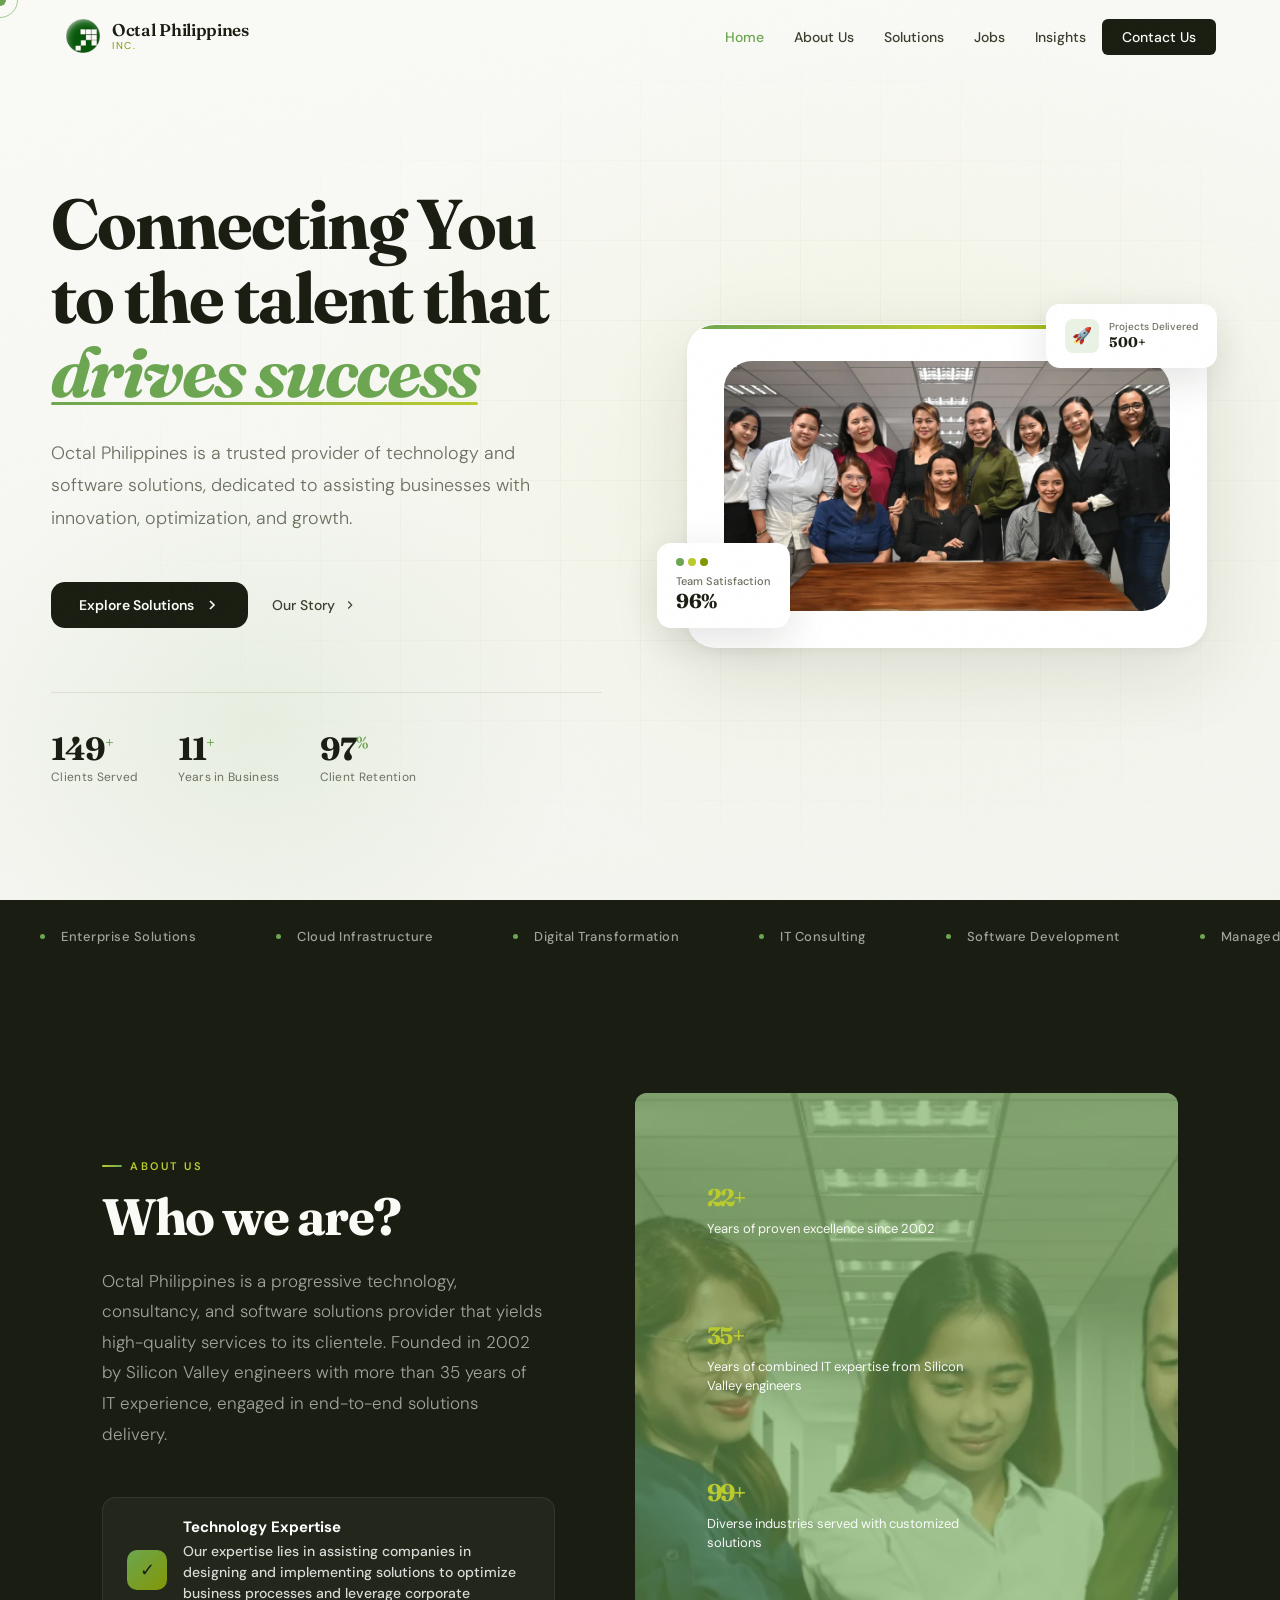
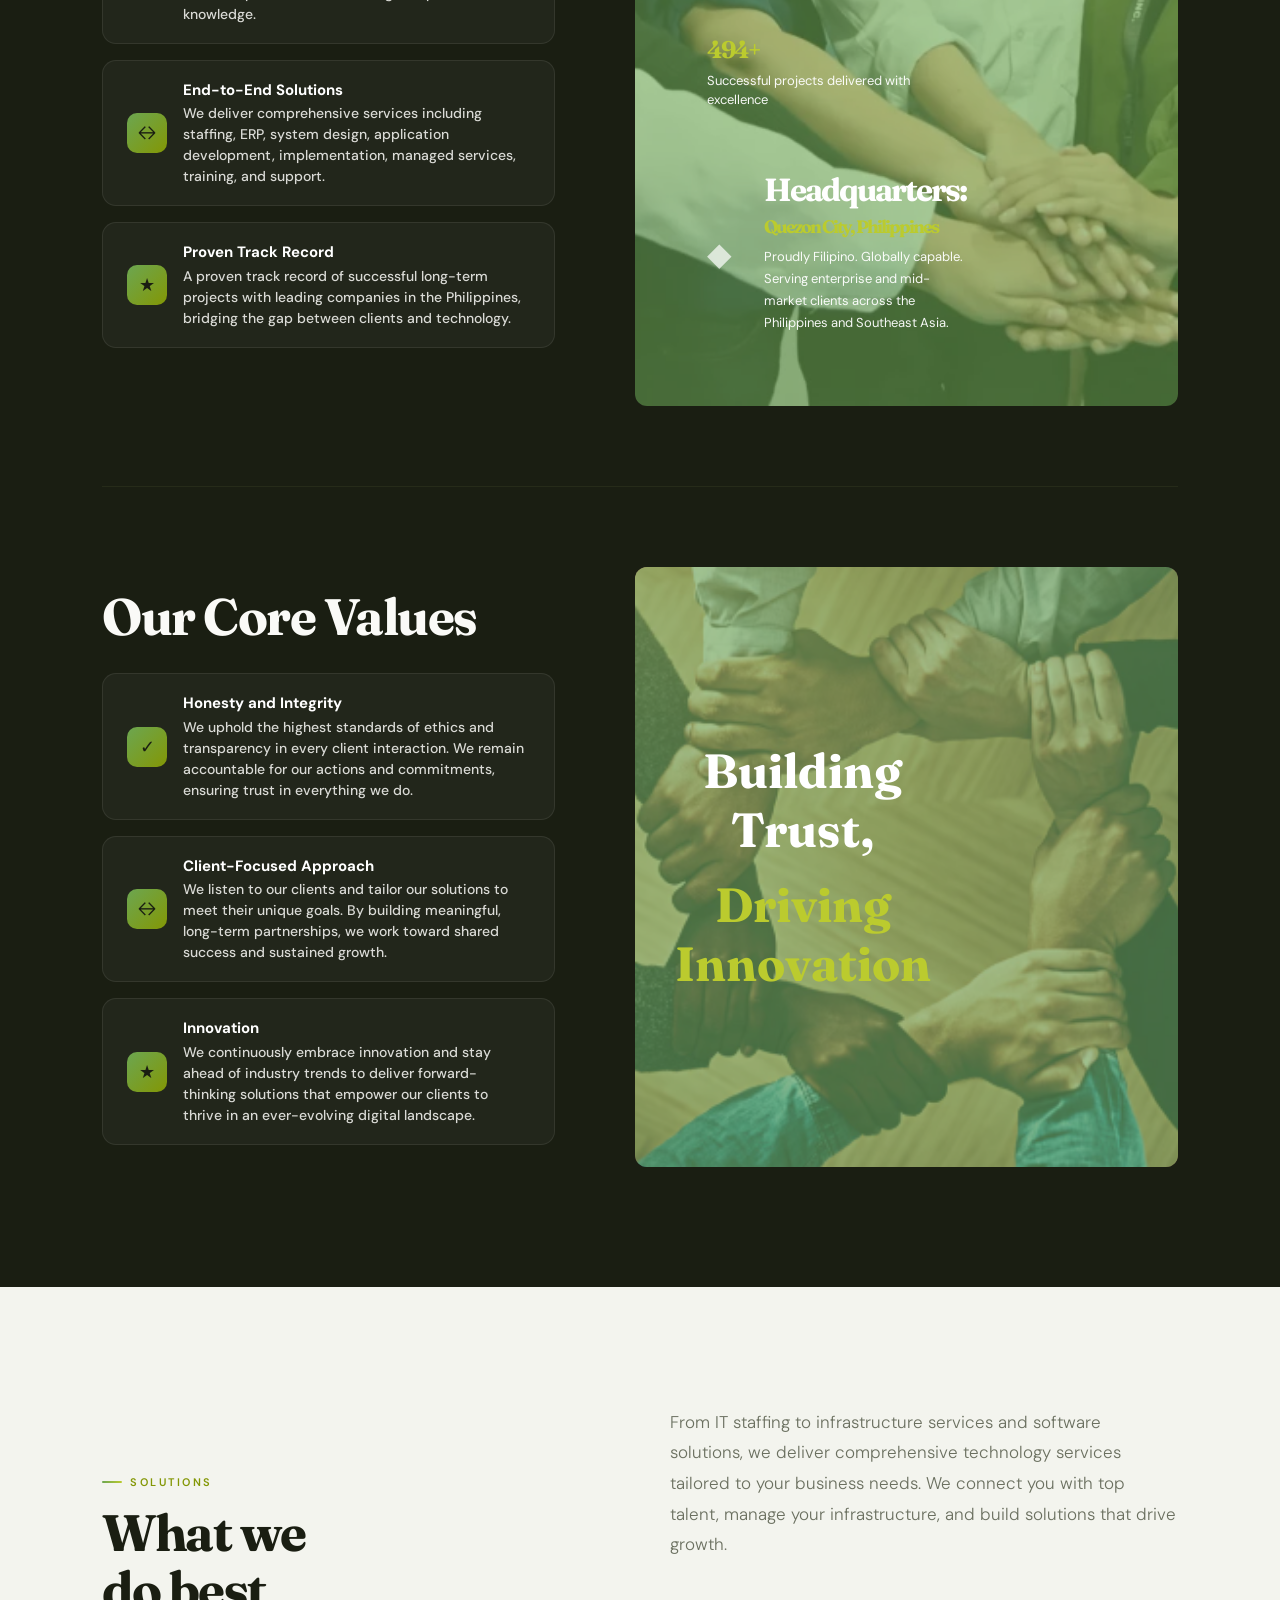
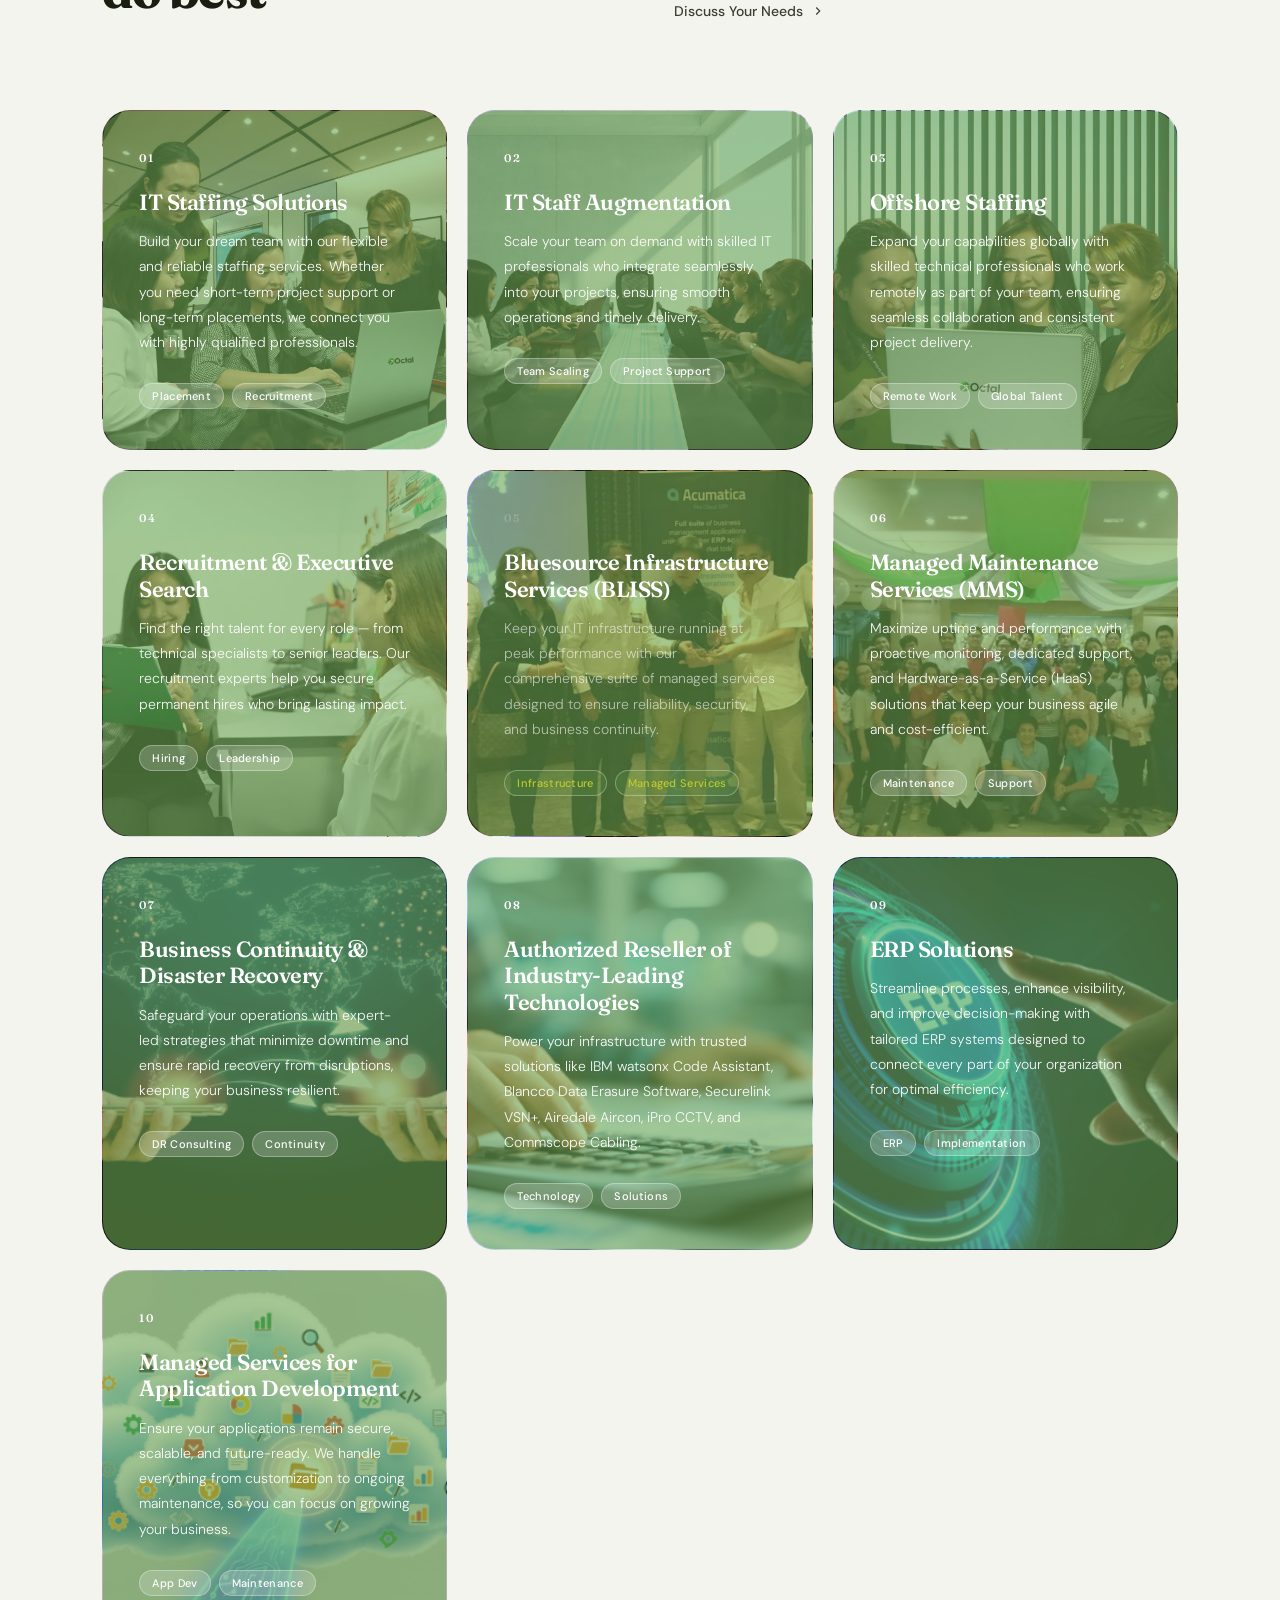
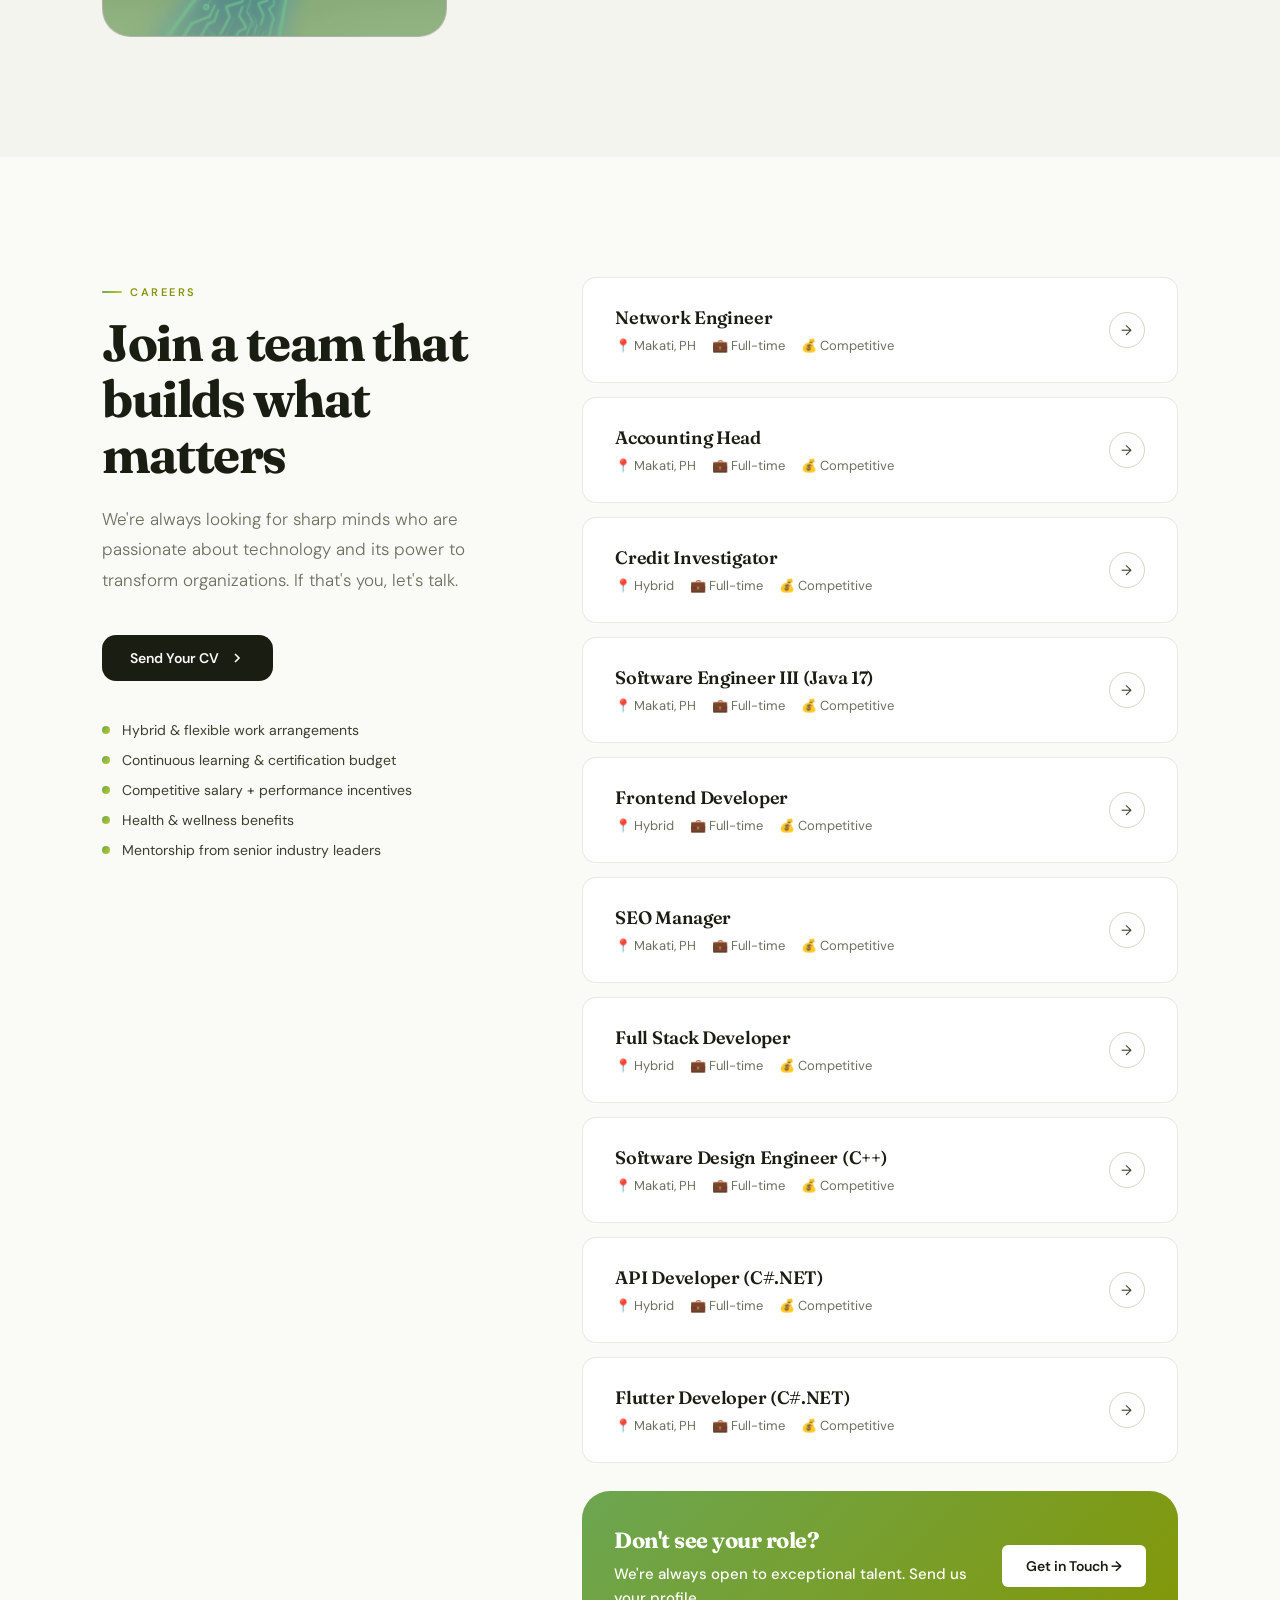
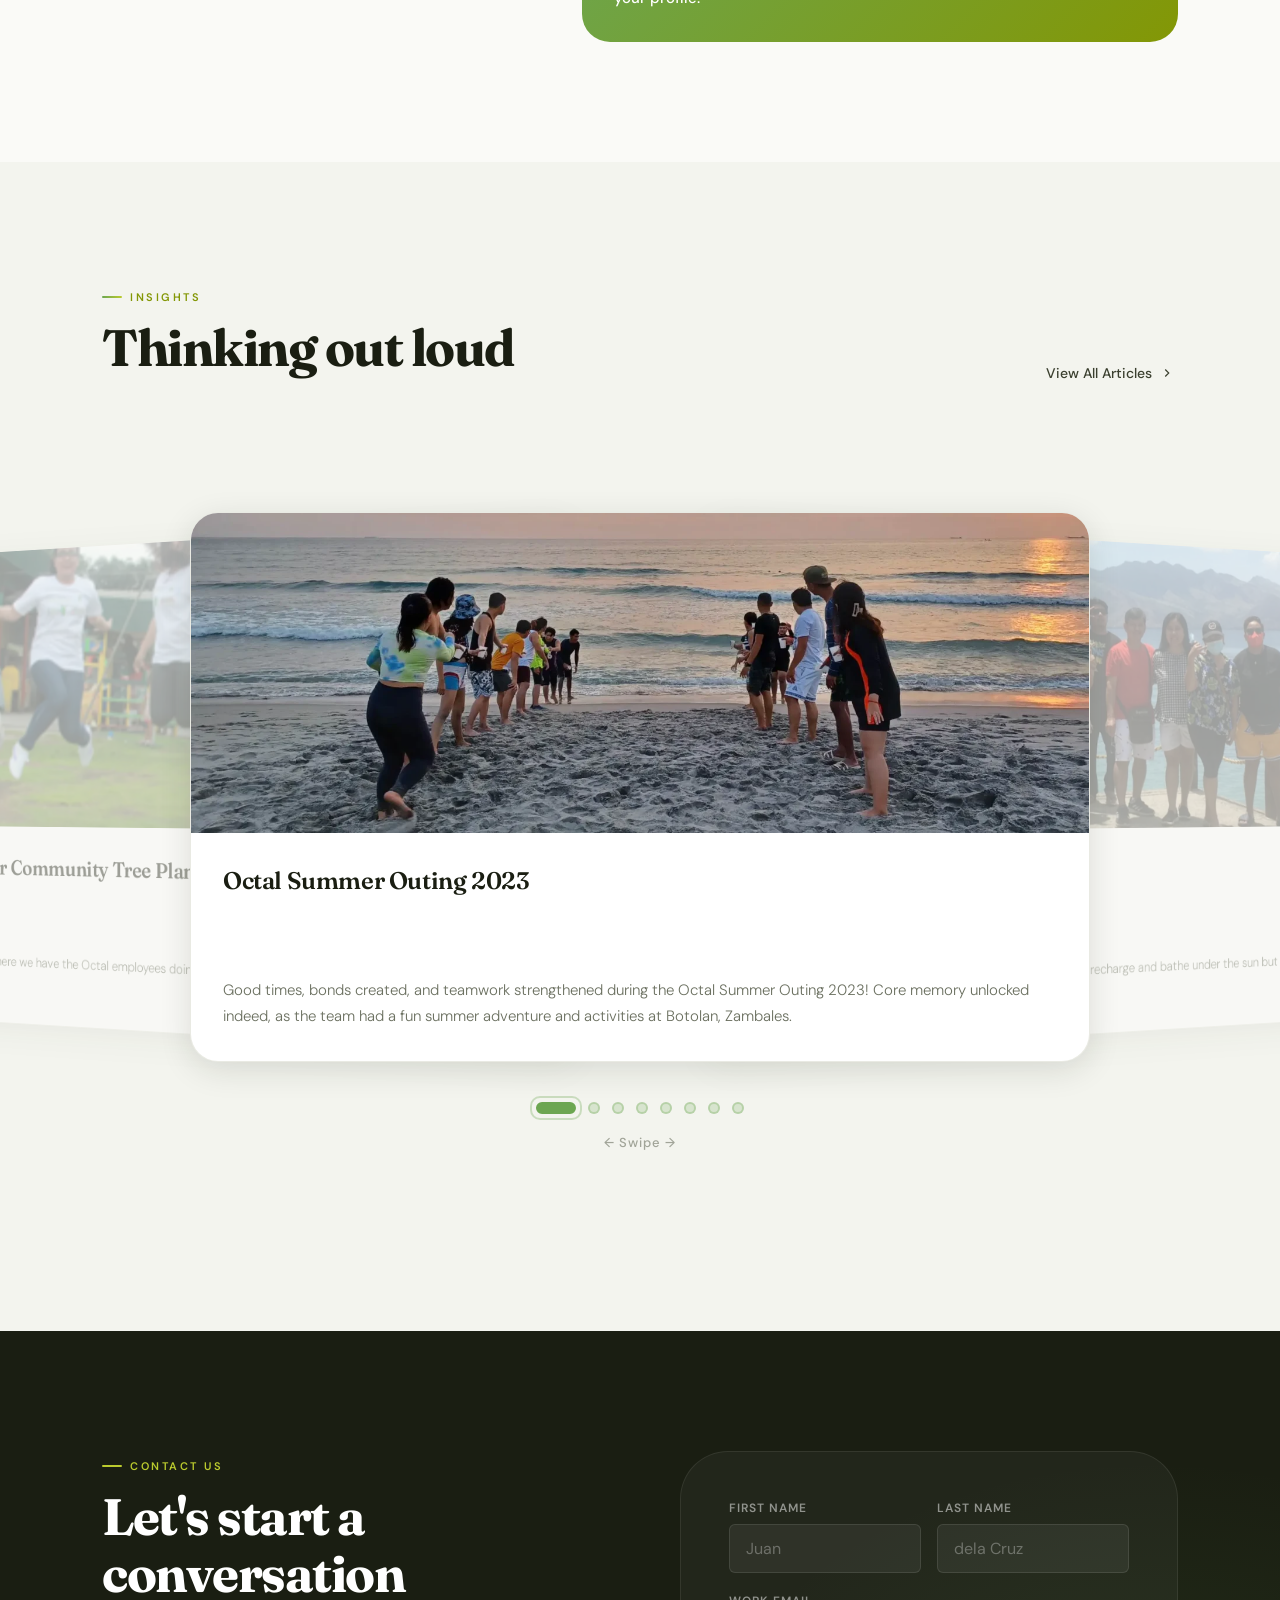
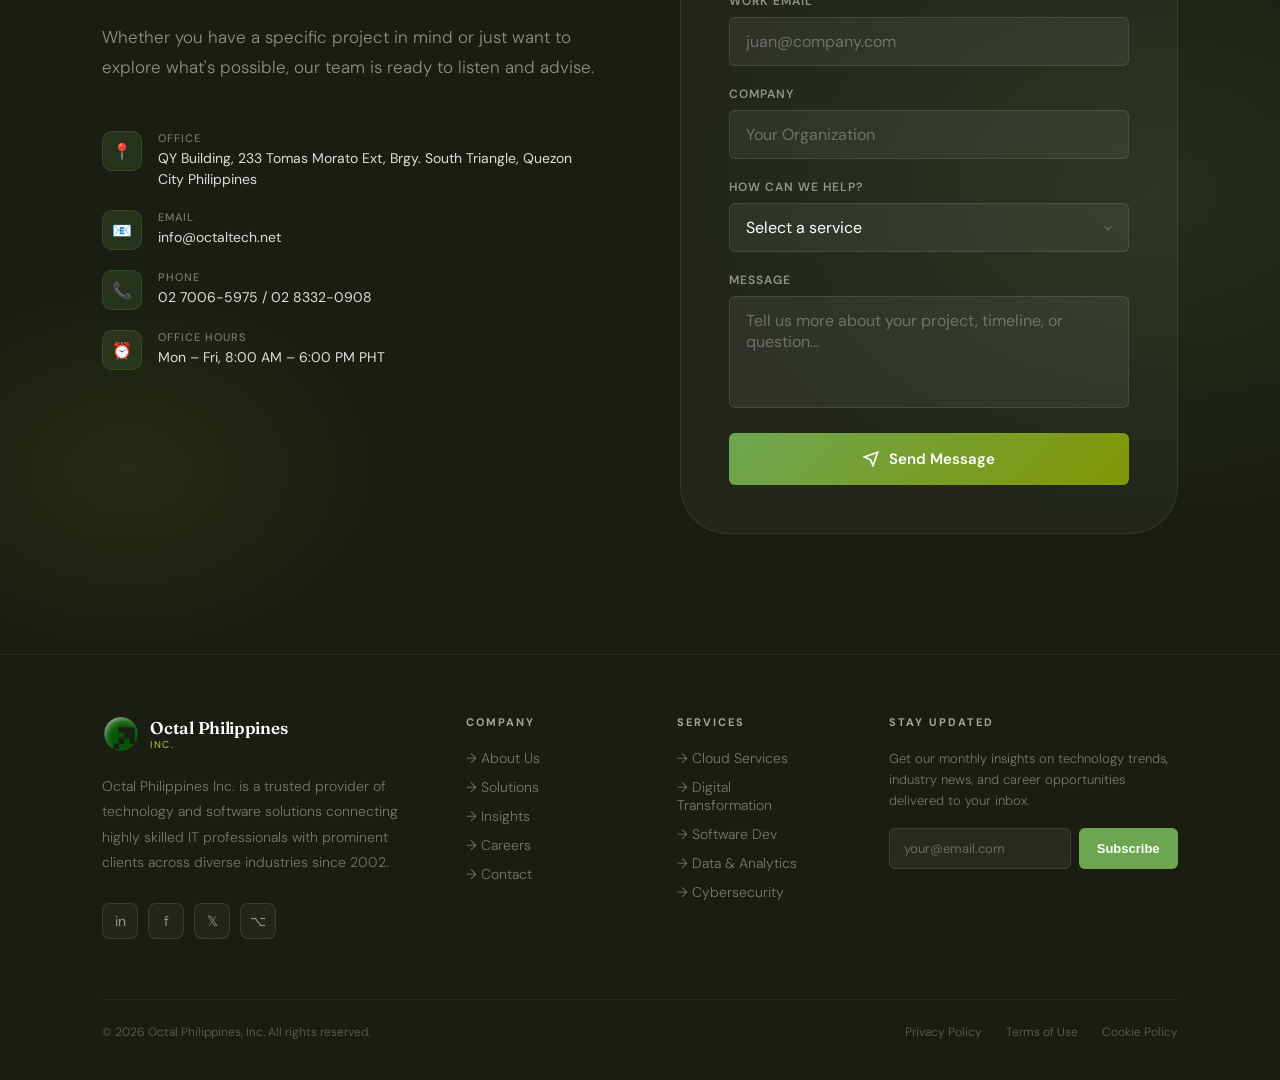
<file: octal-philippines.html>
<!DOCTYPE html>
<html lang="en">
<head>
<meta charset="UTF-8">
<meta name="viewport" content="width=device-width, initial-scale=1.0">
<title>Octal Philippines, Inc. — Technology with Purpose</title>
<link rel="preconnect" href="https://fonts.googleapis.com">
<link rel="preconnect" href="https://fonts.gstatic.com" crossorigin>
<link href="https://fonts.googleapis.com/css2?family=Fraunces:ital,opsz,wght@0,9..144,300;0,9..144,400;0,9..144,600;0,9..144,700;1,9..144,300;1,9..144,400&family=DM+Sans:ital,opsz,wght@0,9..40,300;0,9..40,400;0,9..40,500;0,9..40,600;1,9..40,300&display=swap" rel="stylesheet">
<link rel="stylesheet" href="styles.css">
</head>
<body>

<!-- CURSOR -->
<div class="cursor" id="cursor"></div>
<div class="cursor-follower" id="cursor-follower"></div>

<!-- SCROLL PROGRESS -->
<div class="scroll-progress" id="scroll-progress"></div>

<!-- MOBILE MENU -->
<div class="mobile-menu" id="mobile-menu">
  <button class="mobile-menu-close" id="mobile-close">✕</button>
  <a href="#home" onclick="closeMobileMenu()">Home</a>
  <a href="#about" onclick="closeMobileMenu()">About Us</a>
  <a href="#solutions" onclick="closeMobileMenu()">Solutions</a>
  <a href="#jobs" onclick="closeMobileMenu()">Jobs</a>
  <a href="#insights" onclick="closeMobileMenu()">Insights</a>
  <a href="#contact" onclick="closeMobileMenu()">Contact</a>
</div>

<!-- NAVIGATION -->
<nav id="navbar">
  <a href="#home" class="nav-logo">
    <img src="uploads/images-removebg-preview.png" alt="Octal Philippines" class="nav-logo-img" style="height: 38px; object-fit: contain;">
    <div class="nav-logo-text">
      Octal Philippines
      <span>Inc.</span>
    </div>
  </a>
  <ul class="nav-links">
    <li><a href="#home">Home</a></li>
    <li><a href="#about">About Us</a></li>
    <li><a href="#solutions">Solutions</a></li>
    <li><a href="#jobs">Jobs</a></li>
    <li><a href="#insights">Insights</a></li>
    <li><a href="#contact" class="nav-cta">Contact Us</a></li>
  </ul>
  <button class="nav-hamburger" id="hamburger" onclick="openMobileMenu()">
    <span></span><span></span><span></span>
  </button>
</nav>

<!-- HERO -->
<section id="home" class="hero">
  <div class="hero-bg"></div>
  <div class="hero-grid-lines"></div>

  <div class="hero-left">
    <h1 class="hero-headline">
      Connecting You to the talent that<br>
      <em>drives success</em>
    </h1>
    <p class="hero-sub">
      Octal Philippines is a trusted provider of technology and software solutions, dedicated to assisting businesses with innovation, optimization, and growth.
    </p>
    <div class="hero-actions">
      <a href="#solutions" class="btn-primary">
        <span>Explore Solutions</span>
        <svg width="16" height="16" viewBox="0 0 24 24" fill="none" stroke="currentColor" stroke-width="2.5"><path d="m9 18 6-6-6-6"/></svg>
      </a>
      <a href="#about" class="btn-ghost">
        Our Story
        <svg width="14" height="14" viewBox="0 0 24 24" fill="none" stroke="currentColor" stroke-width="2"><path d="m9 18 6-6-6-6"/></svg>
      </a>
    </div>
    <div class="hero-stats">
      <div>
        <div class="hero-stat-num"><span class="count-up" data-target="150">0</span><sup>+</sup></div>
        <div class="hero-stat-label">Clients Served</div>
      </div>
      <div>
        <div class="hero-stat-num"><span class="count-up" data-target="12">0</span><sup>+</sup></div>
        <div class="hero-stat-label">Years in Business</div>
      </div>
      <div>
        <div class="hero-stat-num"><span class="count-up" data-target="98">0</span><sup>%</sup></div>
        <div class="hero-stat-label">Client Retention</div>
      </div>
    </div>
  </div>

  <div class="hero-right">
    <div class="hero-visual">
      <div class="hero-card-main" style="overflow:hidden;display:flex;align-items:center;justify-content:center;">
        <img src="uploads/team-Picture-2-1024x576.webp" alt="Business Performance" style="width:100%;height:100%;object-fit:cover;border-radius:inherit;">
      </div>

      <div class="hero-float-card hero-float-card-1">
        <div class="float-icon green">🚀</div>
        <div>
          <div class="float-info-label">Projects Delivered</div>
          <div class="float-info-value">500+</div>
        </div>
      </div>

      <div class="hero-float-card hero-float-card-2">
        <div class="float-dots">
          <div class="float-dot" style="background:#6CA651"></div>
          <div class="float-dot" style="background:#BBCB2E"></div>
          <div class="float-dot" style="background:#839705"></div>
        </div>
        <div class="float-tag">Team Satisfaction</div>
        <div class="float-value">96%</div>
      </div>
    </div>
  </div>
</section>

<!-- MARQUEE -->
<div class="marquee-section">
  <div class="marquee-track" id="marquee">
    <div class="marquee-item"><span class="dot"></span> Enterprise Solutions</div>
    <div class="marquee-item"><span class="dot"></span> Cloud Infrastructure</div>
    <div class="marquee-item"><span class="dot"></span> Digital Transformation</div>
    <div class="marquee-item"><span class="dot"></span> IT Consulting</div>
    <div class="marquee-item"><span class="dot"></span> Software Development</div>
    <div class="marquee-item"><span class="dot"></span> Managed Services</div>
    <div class="marquee-item"><span class="dot"></span> Data Analytics</div>
    <div class="marquee-item"><span class="dot"></span> Cybersecurity</div>
    <div class="marquee-item"><span class="dot"></span> Enterprise Solutions</div>
    <div class="marquee-item"><span class="dot"></span> Cloud Infrastructure</div>
    <div class="marquee-item"><span class="dot"></span> Digital Transformation</div>
    <div class="marquee-item"><span class="dot"></span> IT Consulting</div>
    <div class="marquee-item"><span class="dot"></span> Software Development</div>
    <div class="marquee-item"><span class="dot"></span> Managed Services</div>
    <div class="marquee-item"><span class="dot"></span> Data Analytics</div>
    <div class="marquee-item"><span class="dot"></span> Cybersecurity</div>
  </div>
</div>

<!-- ABOUT -->
<section id="about">
  <div class="about-inner">
    <div class="about-left reveal">
      <div class="section-eyebrow">About Us</div>
      <h2 class="section-title">Who we are?</h2>
      <p class="section-desc">Octal Philippines is a progressive technology, consultancy, and software solutions provider that yields high-quality services to its clientele. Founded in 2002 by Silicon Valley engineers with more than 35 years of IT experience, engaged in end-to-end solutions delivery.</p>

      <div class="about-pillars">
        <div class="about-pillar reveal reveal-delay-1">
          <div class="pillar-icon">✓</div>
          <div class="pillar-text">
            <strong>Technology Expertise</strong>
            Our expertise lies in assisting companies in designing and implementing solutions to optimize business processes and leverage corporate knowledge.
          </div>
        </div>
        <div class="about-pillar reveal reveal-delay-2">
          <div class="pillar-icon">↔</div>
          <div class="pillar-text">
            <strong>End-to-End Solutions</strong>
            We deliver comprehensive services including staffing, ERP, system design, application development, implementation, managed services, training, and support.
          </div>
        </div>
        <div class="about-pillar reveal reveal-delay-3">
          <div class="pillar-icon">★</div>
          <div class="pillar-text">
            <strong>Proven Track Record</strong>
            A proven track record of successful long-term projects with leading companies in the Philippines, bridging the gap between clients and technology.
          </div>
        </div>
      </div>
    </div>

    <div class="about-right" style="position:relative;background-image:url('uploads/core-values-landscape-WEBP-1024x576.webp');background-size:cover;background-position:center;border-radius:12px;min-height:600px;padding:40px;">
      <div style="position:absolute;inset:0;background:rgba(108,166,81,0.6);border-radius:12px;"></div>
      <div style="position:relative;z-index:1;">
        <div class="about-card reveal reveal-delay-1" style="background:transparent;border:none;">
          <div class="about-card-num" style="color:white;"><span class="count-up-dark" data-target="22">0</span><span>+</span></div>
          <div class="about-card-label" style="color:rgba(255,255,255,0.95);">Years of proven excellence since 2002</div>
        </div>
        <div class="about-card reveal reveal-delay-2" style="background:transparent;border:none;">
          <div class="about-card-num" style="color:white;"><span class="count-up-dark" data-target="35">0</span><span>+</span></div>
          <div class="about-card-label" style="color:rgba(255,255,255,0.95);">Years of combined IT expertise from Silicon Valley engineers</div>
        </div>
        <div class="about-card reveal reveal-delay-3" style="background:transparent;border:none;">
          <div class="about-card-num" style="color:white;"><span class="count-up-dark" data-target="100">0</span><span>+</span></div>
          <div class="about-card-label" style="color:rgba(255,255,255,0.95);">Diverse industries served with customized solutions</div>
        </div>
        <div class="about-card reveal reveal-delay-4" style="background:transparent;border:none;">
          <div class="about-card-num" style="color:white;"><span class="count-up-dark" data-target="500">0</span><span>+</span></div>
          <div class="about-card-label" style="color:rgba(255,255,255,0.95);">Successful projects delivered with excellence</div>
        </div>
        <div class="about-card wide reveal reveal-delay-5" style="background:transparent;border:none;">
          <div class="about-card-icon" style="color:white;">◆</div>
          <div>
            <div class="about-card-num" style="font-size:32px; margin-bottom:8px;color:white;">Headquarters: <span style="font-size:18px;color:var(--green-bright);">Quezon City, Philippines</span></div>
            <div class="about-card-label" style="max-width:360px; line-height:1.7;color:rgba(255,255,255,0.95);">Proudly Filipino. Globally capable. Serving enterprise and mid-market clients across the Philippines and Southeast Asia.</div>
          </div>
        </div>
      </div>
    </div>
  </div>

  <!-- Core Values -->
  <div class="about-inner" style="margin-top:80px;padding-top:80px;border-top:1px solid var(--border);">
    <div class="about-left reveal">
      <h2 class="section-title" style="margin-bottom:28px;">Our Core Values</h2>
      
      <div class="about-pillars">
        <div class="about-pillar reveal reveal-delay-1">
          <div class="pillar-icon">✓</div>
          <div class="pillar-text">
            <strong>Honesty and Integrity</strong>
            We uphold the highest standards of ethics and transparency in every client interaction. We remain accountable for our actions and commitments, ensuring trust in everything we do.
          </div>
        </div>
        <div class="about-pillar reveal reveal-delay-2">
          <div class="pillar-icon">↔</div>
          <div class="pillar-text">
            <strong>Client-Focused Approach</strong>
            We listen to our clients and tailor our solutions to meet their unique goals. By building meaningful, long-term partnerships, we work toward shared success and sustained growth.
          </div>
        </div>
        <div class="about-pillar reveal reveal-delay-3">
          <div class="pillar-icon">★</div>
          <div class="pillar-text">
            <strong>Innovation</strong>
            We continuously embrace innovation and stay ahead of industry trends to deliver forward-thinking solutions that empower our clients to thrive in an ever-evolving digital landscape.
          </div>
        </div>
      </div>
    </div>

    <div class="about-right reveal reveal-delay-1" style="position:relative;background-image:url('uploads/corevalues.PNG');background-size:cover;background-position:center;border-radius:12px;min-height:600px;padding:40px;">
      <div style="position:absolute;inset:0;background:rgba(108,166,81,0.6);border-radius:12px;"></div>
      <div style="position:relative;z-index:1;display:flex;align-items:center;justify-content:center;height:100%;">
        <div style="text-align:center;color:white;">
          <h3 style="font-family:var(--font-display);font-size:clamp(28px,4vw,48px);font-weight:700;margin-bottom:16px;color:white;">Building Trust,</h3>
          <h3 style="font-family:var(--font-display);font-size:clamp(28px,4vw,48px);font-weight:700;color:var(--green-bright);">Driving Innovation</h3>
        </div>
      </div>
    </div>
  </div>
</section>

<!-- SOLUTIONS -->
<section id="solutions">
  <div class="solutions-inner">
    <div class="solutions-header">
      <div class="reveal">
        <div class="section-eyebrow">Solutions</div>
        <h2 class="section-title">What we<br>do best</h2>
      </div>
      <div class="solutions-header-right reveal reveal-delay-2">
        <p class="section-desc">From IT staffing to infrastructure services and software solutions, we deliver comprehensive technology services tailored to your business needs. We connect you with top talent, manage your infrastructure, and build solutions that drive growth.</p>
        <a href="#contact" class="btn-ghost" style="margin-top:0">
          Discuss Your Needs
          <svg width="14" height="14" viewBox="0 0 24 24" fill="none" stroke="currentColor" stroke-width="2"><path d="m9 18 6-6-6-6"/></svg>
        </a>
      </div>
    </div>

    <div class="solutions-grid">
      <div class="solution-card reveal" style="background-image:url('uploads/IT-STAFFING-SOLUTIONS-OFficial1.webp');background-size:cover;background-position:center;position:relative;">
        <div style="position:absolute;inset:0;background:rgba(108,166,81,0.6);"></div>
        <div style="position:relative;z-index:1;">
        <div class="solution-num">
          01
        </div>
        <h3 class="solution-title">IT Staffing Solutions</h3>
        <p class="solution-desc">Build your dream team with our flexible and reliable staffing services. Whether you need short-term project support or long-term placements, we connect you with highly qualified professionals.</p>
        <div class="solution-tags">
          <span class="solution-tag">Placement</span>
          <span class="solution-tag">Recruitment</span>
        </div>
        </div>
      </div>

      <div class="solution-card reveal reveal-delay-1" style="background-image:url('uploads/STAFF-AUGMENTATION-with-chair-black-4-1024x1024.webp');background-size:cover;background-position:center;position:relative;">
        <div style="position:absolute;inset:0;background:rgba(108,166,81,0.6);"></div>
        <div style="position:relative;z-index:1;">
        <div class="solution-num">
          02
        </div>
        <h3 class="solution-title">IT Staff Augmentation</h3>
        <p class="solution-desc">Scale your team on demand with skilled IT professionals who integrate seamlessly into your projects, ensuring smooth operations and timely delivery.</p>
        <div class="solution-tags">
          <span class="solution-tag">Team Scaling</span>
          <span class="solution-tag">Project Support</span>
        </div>
        </div>
      </div>

      <div class="solution-card reveal reveal-delay-2" style="background-image:url('uploads/IT-OUTSOURCING-.webp');background-size:cover;background-position:center;position:relative;">
        <div style="position:absolute;inset:0;background:rgba(108,166,81,0.6);"></div>
        <div style="position:relative;z-index:1;">
        <div class="solution-num">
          03
        </div>
        <h3 class="solution-title">Offshore Staffing</h3>
        <p class="solution-desc">Expand your capabilities globally with skilled technical professionals who work remotely as part of your team, ensuring seamless collaboration and consistent project delivery.</p>
        <div class="solution-tags">
          <span class="solution-tag">Remote Work</span>
          <span class="solution-tag">Global Talent</span>
        </div>
        </div>
      </div>

      <div class="solution-card reveal reveal-delay-3" style="background-image:url('uploads/OFFICIAL-AND-EXPANDED-IT-RECRUITMENT-1024x1024.webp');background-size:cover;background-position:center;position:relative;">
        <div style="position:absolute;inset:0;background:rgba(108,166,81,0.6);"></div>
        <div style="position:relative;z-index:1;">
        <div class="solution-num">
          04
        </div>
        <h3 class="solution-title">Recruitment & Executive Search</h3>
        <p class="solution-desc">Find the right talent for every role — from technical specialists to senior leaders. Our recruitment experts help you secure permanent hires who bring lasting impact.</p>
        <div class="solution-tags">
          <span class="solution-tag">Hiring</span>
          <span class="solution-tag">Leadership</span>
        </div>
        </div>
      </div>

      <div class="solution-card featured reveal reveal-delay-1" style="background-image:url('uploads/5.webp');background-size:cover;background-position:center;position:relative;">
        <div style="position:absolute;inset:0;background:rgba(108,166,81,0.6);"></div>
        <div style="position:relative;z-index:1;">
        <div class="solution-num">
          05
        </div>
        <h3 class="solution-title">Bluesource Infrastructure Services (BLISS)</h3>
        <p class="solution-desc">Keep your IT infrastructure running at peak performance with our comprehensive suite of managed services designed to ensure reliability, security, and business continuity.</p>
        <div class="solution-tags">
          <span class="solution-tag">Infrastructure</span>
          <span class="solution-tag">Managed Services</span>
        </div>
        </div>
      </div>

      <div class="solution-card reveal reveal-delay-2" style="background-image:url('uploads/6.webp');background-size:cover;background-position:center;position:relative;">
        <div style="position:absolute;inset:0;background:rgba(108,166,81,0.6);"></div>
        <div style="position:relative;z-index:1;">
        <div class="solution-num">
          06
        </div>
        <h3 class="solution-title">Managed Maintenance Services (MMS)</h3>
        <p class="solution-desc">Maximize uptime and performance with proactive monitoring, dedicated support, and Hardware-as-a-Service (HaaS) solutions that keep your business agile and cost-efficient.</p>
        <div class="solution-tags">
          <span class="solution-tag">Maintenance</span>
          <span class="solution-tag">Support</span>
        </div>
        </div>
      </div>

      <div class="solution-card reveal reveal-delay-3" style="background-image:url('uploads/solution7.PNG');background-size:cover;background-position:center;position:relative;">
        <div style="position:absolute;inset:0;background:rgba(108,166,81,0.6);"></div>
        <div style="position:relative;z-index:1;">
        <div class="solution-num">
          07
        </div>
        <h3 class="solution-title">Business Continuity & Disaster Recovery</h3>
        <p class="solution-desc">Safeguard your operations with expert-led strategies that minimize downtime and ensure rapid recovery from disruptions, keeping your business resilient.</p>
        <div class="solution-tags">
          <span class="solution-tag">DR Consulting</span>
          <span class="solution-tag">Continuity</span>
        </div>
        </div>
      </div>

      <div class="solution-card reveal reveal-delay-1" style="background-image:url('uploads/solution8.PNG');background-size:cover;background-position:center;position:relative;">
        <div style="position:absolute;inset:0;background:rgba(108,166,81,0.6);"></div>
        <div style="position:relative;z-index:1;">
        <div class="solution-num">
          08
        </div>
        <h3 class="solution-title">Authorized Reseller of Industry-Leading Technologies</h3>
        <p class="solution-desc">Power your infrastructure with trusted solutions like IBM watsonx Code Assistant, Blancco Data Erasure Software, Securelink VSN+, Airedale Aircon, iPro CCTV, and Commscope Cabling.</p>
        <div class="solution-tags">
          <span class="solution-tag">Technology</span>
          <span class="solution-tag">Solutions</span>
        </div>
        </div>
      </div>

      <div class="solution-card reveal reveal-delay-2" style="background-image:url('uploads/solution9.PNG');background-size:cover;background-position:center;position:relative;">
        <div style="position:absolute;inset:0;background:rgba(108,166,81,0.6);"></div>
        <div style="position:relative;z-index:1;">
        <div class="solution-num">
          09
        </div>
        <h3 class="solution-title">ERP Solutions</h3>
        <p class="solution-desc">Streamline processes, enhance visibility, and improve decision-making with tailored ERP systems designed to connect every part of your organization for optimal efficiency.</p>
        <div class="solution-tags">
          <span class="solution-tag">ERP</span>
          <span class="solution-tag">Implementation</span>
        </div>
        </div>
      </div>

      <div class="solution-card reveal reveal-delay-3" style="background-image:url('uploads/solution10.PNG');background-size:cover;background-position:center;position:relative;">
        <div style="position:absolute;inset:0;background:rgba(108,166,81,0.6);"></div>
        <div style="position:relative;z-index:1;">
        <div class="solution-num">
          10
        </div>
        <h3 class="solution-title">Managed Services for Application Development</h3>
        <p class="solution-desc">Ensure your applications remain secure, scalable, and future-ready. We handle everything from customization to ongoing maintenance, so you can focus on growing your business.</p>
        <div class="solution-tags">
          <span class="solution-tag">App Dev</span>
          <span class="solution-tag">Maintenance</span>
        </div>
        </div>
      </div>
    </div>
  </div>
</section>

<!-- JOBS -->
<section id="jobs">
  <div class="jobs-inner">
    <div class="jobs-layout">
      <div class="jobs-left reveal">
        <div class="section-eyebrow">Careers</div>
        <h2 class="section-title">Join a team that builds what matters</h2>
        <p class="section-desc">We're always looking for sharp minds who are passionate about technology and its power to transform organizations. If that's you, let's talk.</p>
        <a href="#contact" class="btn-primary" style="width:fit-content; margin-top:8px;">
          <span>Send Your CV</span>
          <svg width="16" height="16" viewBox="0 0 24 24" fill="none" stroke="currentColor" stroke-width="2.5"><path d="m9 18 6-6-6-6"/></svg>
        </a>

        <div class="jobs-culture">
          <div class="culture-item"><span class="culture-dot"></span> Hybrid & flexible work arrangements</div>
          <div class="culture-item"><span class="culture-dot"></span> Continuous learning & certification budget</div>
          <div class="culture-item"><span class="culture-dot"></span> Competitive salary + performance incentives</div>
          <div class="culture-item"><span class="culture-dot"></span> Health & wellness benefits</div>
          <div class="culture-item"><span class="culture-dot"></span> Mentorship from senior industry leaders</div>
        </div>
      </div>

      <div class="jobs-right">
        <div class="jobs-list">
          <a href="#contact" class="job-card reveal">
            <div class="job-info">
              <div class="job-title">Network Engineer</div>
              <div class="job-meta">
                <span class="job-meta-item">📍 Makati, PH</span>
                <span class="job-meta-item">💼 Full-time</span>
                <span class="job-meta-item">💰 Competitive</span>
              </div>
            </div>
            <div class="job-arrow">→</div>
          </a>

          <a href="#contact" class="job-card reveal reveal-delay-1">
            <div class="job-info">
              <div class="job-title">Accounting Head</div>
              <div class="job-meta">
                <span class="job-meta-item">📍 Makati, PH</span>
                <span class="job-meta-item">💼 Full-time</span>
                <span class="job-meta-item">💰 Competitive</span>
              </div>
            </div>
            <div class="job-arrow">→</div>
          </a>

          <a href="#contact" class="job-card reveal reveal-delay-2">
            <div class="job-info">
              <div class="job-title">Credit Investigator</div>
              <div class="job-meta">
                <span class="job-meta-item">📍 Hybrid</span>
                <span class="job-meta-item">💼 Full-time</span>
                <span class="job-meta-item">💰 Competitive</span>
              </div>
            </div>
            <div class="job-arrow">→</div>
          </a>

          <a href="#contact" class="job-card reveal reveal-delay-3">
            <div class="job-info">
              <div class="job-title">Software Engineer III (Java 17)</div>
              <div class="job-meta">
                <span class="job-meta-item">📍 Makati, PH</span>
                <span class="job-meta-item">💼 Full-time</span>
                <span class="job-meta-item">💰 Competitive</span>
              </div>
            </div>
            <div class="job-arrow">→</div>
          </a>

          <a href="#contact" class="job-card reveal reveal-delay-4">
            <div class="job-info">
              <div class="job-title">Frontend Developer</div>
              <div class="job-meta">
                <span class="job-meta-item">📍 Hybrid</span>
                <span class="job-meta-item">💼 Full-time</span>
                <span class="job-meta-item">💰 Competitive</span>
              </div>
            </div>
            <div class="job-arrow">→</div>
          </a>

          <a href="#contact" class="job-card reveal reveal-delay-5">
            <div class="job-info">
              <div class="job-title">SEO Manager</div>
              <div class="job-meta">
                <span class="job-meta-item">📍 Makati, PH</span>
                <span class="job-meta-item">💼 Full-time</span>
                <span class="job-meta-item">💰 Competitive</span>
              </div>
            </div>
            <div class="job-arrow">→</div>
          </a>

          <a href="#contact" class="job-card reveal" style="animation-delay: 0.6s;">
            <div class="job-info">
              <div class="job-title">Full Stack Developer</div>
              <div class="job-meta">
                <span class="job-meta-item">📍 Hybrid</span>
                <span class="job-meta-item">💼 Full-time</span>
                <span class="job-meta-item">💰 Competitive</span>
              </div>
            </div>
            <div class="job-arrow">→</div>
          </a>

          <a href="#contact" class="job-card reveal" style="animation-delay: 0.7s;">
            <div class="job-info">
              <div class="job-title">Software Design Engineer (C++)</div>
              <div class="job-meta">
                <span class="job-meta-item">📍 Makati, PH</span>
                <span class="job-meta-item">💼 Full-time</span>
                <span class="job-meta-item">💰 Competitive</span>
              </div>
            </div>
            <div class="job-arrow">→</div>
          </a>

          <a href="#contact" class="job-card reveal" style="animation-delay: 0.8s;">
            <div class="job-info">
              <div class="job-title">API Developer (C#.NET)</div>
              <div class="job-meta">
                <span class="job-meta-item">📍 Hybrid</span>
                <span class="job-meta-item">💼 Full-time</span>
                <span class="job-meta-item">💰 Competitive</span>
              </div>
            </div>
            <div class="job-arrow">→</div>
          </a>

          <a href="#contact" class="job-card reveal" style="animation-delay: 0.9s;">
            <div class="job-info">
              <div class="job-title">Flutter Developer (C#.NET)</div>
              <div class="job-meta">
                <span class="job-meta-item">📍 Makati, PH</span>
                <span class="job-meta-item">💼 Full-time</span>
                <span class="job-meta-item">💰 Competitive</span>
              </div>
            </div>
            <div class="job-arrow">→</div>
          </a>
        </div>

        <div class="jobs-cta-banner reveal">
          <div class="jobs-cta-text">
            <strong>Don't see your role?</strong>
            We're always open to exceptional talent. Send us your profile.
          </div>
          <a href="#contact" class="btn-white">Get in Touch →</a>
        </div>
      </div>
    </div>
  </div>
</section>

<!-- INSIGHTS -->
<section id="insights">
  <div class="insights-inner">
    <div class="insights-header">
      <div class="reveal">
        <div class="section-eyebrow">Insights</div>
        <h2 class="section-title">Thinking out loud</h2>
      </div>
      <a href="#insights" class="btn-ghost reveal reveal-delay-2" style="color:var(--ink-soft)">
        View All Articles
        <svg width="14" height="14" viewBox="0 0 24 24" fill="none" stroke="currentColor" stroke-width="2"><path d="m9 18 6-6-6-6"/></svg>
      </a>
    </div>

    <div class="insights-carousel-container">
      <div class="insights-carousel" id="insightsCarousel">
        <div class="insight-card-carousel active">
          <div class="insight-card-img">
            <img src="uploads/insights1.webp" alt="Octal Summer Outing" style="width:100%;height:100%;object-fit:cover;">
          </div>
          <div class="insight-card-body">
            <h3 class="insight-card-title">Octal Summer Outing 2023</h3>
            <p class="insight-card-excerpt">Good times, bonds created, and teamwork strengthened during the Octal Summer Outing 2023! Core memory unlocked indeed, as the team had a fun summer adventure and activities at Botolan, Zambales.</p>
          </div>
        </div>

        <div class="insight-card-carousel">
          <div class="insight-card-img">
            <img src="uploads/insights2.webp" alt="Team Building" style="width:100%;height:100%;object-fit:cover;">
          </div>
          <div class="insight-card-body">
            <h3 class="insight-card-title">Summer Team Building</h3>
            <p class="insight-card-excerpt">Team buildings during the summer season is not just a time to recharge and bathe under the sun but also an opportunity to bond and share wonderful memories with everyone.</p>
          </div>
        </div>

        <div class="insight-card-carousel">
          <div class="insight-card-img">
            <img src="uploads/insights3.webp" alt="Acumatica Award" style="width:100%;height:100%;object-fit:cover;">
          </div>
          <div class="insight-card-body">
            <h3 class="insight-card-title">Acumatica Asia Partner Award</h3>
            <p class="insight-card-excerpt">CloudQwest/Octal Philippines has been awarded by Acumatica as Asia Partner of the Year – 2017</p>
          </div>
        </div>

        <div class="insight-card-carousel">
          <div class="insight-card-img">
            <img src="uploads/insights4.webp" alt="Christmas Party" style="width:100%;height:100%;object-fit:cover;">
          </div>
          <div class="insight-card-body">
            <h3 class="insight-card-title">Octal Christmas Party 2018</h3>
            <p class="insight-card-excerpt">It's the most wonderful time of the year. Octal, Litus and Cloudqwest Christmas Party 2018</p>
          </div>
        </div>

        <div class="insight-card-carousel">
          <div class="insight-card-img">
            <img src="uploads/insights5.webp" alt="Team Bonding" style="width:100%;height:100%;object-fit:cover;">
          </div>
          <div class="insight-card-body">
            <h3 class="insight-card-title">Team Bonding at Capones Vista</h3>
            <p class="insight-card-excerpt">An away-from-keyboard moment! Great to had the entire company/team together for a bonding & team building at Capones Vista Beach Resort in Zambales.</p>
          </div>
        </div>

        <div class="insight-card-carousel">
          <div class="insight-card-img">
            <img src="uploads/insights6.webp" alt="Bamboo Planting" style="width:100%;height:100%;object-fit:cover;">
          </div>
          <div class="insight-card-body">
            <h3 class="insight-card-title">Community Service - Bamboo Planting</h3>
            <p class="insight-card-excerpt">Octal together with Litus Software and Sun Micro Development Concepts Inc. these enthusiastic employees spend their weekend giving back to nature by planting Bamboos as their pledge for a greener community.</p>
          </div>
        </div>

        <div class="insight-card-carousel">
          <div class="insight-card-img">
            <img src="uploads/insights7.webp" alt="Christmas Celebration" style="width:100%;height:100%;object-fit:cover;">
          </div>
          <div class="insight-card-body">
            <h3 class="insight-card-title">Christmas Celebration</h3>
            <p class="insight-card-excerpt">This the season to gather around and share the joy of Christmas – and another year that passed! At this point in time, we see a growing family of Octal.</p>
          </div>
        </div>

        <div class="insight-card-carousel">
          <div class="insight-card-img">
            <img src="uploads/insights8.webp" alt="Bamboo Planting Warm-up" style="width:100%;height:100%;object-fit:cover;">
          </div>
          <div class="insight-card-body">
            <h3 class="insight-card-title">Preparation for Community Tree Planting</h3>
            <p class="insight-card-excerpt">Before the main event, here we have the Octal employees doing warm-up exercise in preparation for digging grounds and planting bamboos.</p>
          </div>
        </div>
      </div>

      <div class="carousel-indicators" id="carouselIndicators"></div>
      <div class="carousel-swipe-hint">← Swipe →</div>
    </div>
  </div>
</section>

<!-- CONTACT -->
<section id="contact">
  <div class="contact-bg"></div>
  <div class="contact-inner">
    <div class="contact-left reveal">
      <div class="section-eyebrow">Contact Us</div>
      <h2 class="section-title">Let's start a conversation</h2>
      <p class="section-desc">Whether you have a specific project in mind or just want to explore what's possible, our team is ready to listen and advise.</p>

      <div class="contact-details">
        <div class="contact-detail-item">
          <div class="contact-detail-icon">📍</div>
          <div>
            <div class="contact-detail-label">Office</div>
            <div class="contact-detail-value">QY Building, 233 Tomas Morato Ext, Brgy. South Triangle, Quezon City Philippines</div>
          </div>
        </div>
        <div class="contact-detail-item">
          <div class="contact-detail-icon">📧</div>
          <div>
            <div class="contact-detail-label">Email</div>
            <div class="contact-detail-value">info@octaltech.net</div>
          </div>
        </div>
        <div class="contact-detail-item">
          <div class="contact-detail-icon">📞</div>
          <div>
            <div class="contact-detail-label">Phone</div>
            <div class="contact-detail-value">02 7006-5975 / 02 8332-0908</div>
          </div>
        </div>
        <div class="contact-detail-item">
          <div class="contact-detail-icon">⏰</div>
          <div>
            <div class="contact-detail-label">Office Hours</div>
            <div class="contact-detail-value">Mon – Fri, 8:00 AM – 6:00 PM PHT</div>
          </div>
        </div>
      </div>
    </div>

    <div class="contact-form-wrap reveal reveal-delay-2">
      <form onsubmit="handleSubmit(event)">
        <div class="form-row-2">
          <div>
            <label class="form-label">First Name</label>
            <input type="text" class="form-input" placeholder="Juan">
          </div>
          <div>
            <label class="form-label">Last Name</label>
            <input type="text" class="form-input" placeholder="dela Cruz">
          </div>
        </div>
        <div class="form-row">
          <label class="form-label">Work Email</label>
          <input type="email" class="form-input" placeholder="juan@company.com">
        </div>
        <div class="form-row">
          <label class="form-label">Company</label>
          <input type="text" class="form-input" placeholder="Your Organization">
        </div>
        <div class="form-row">
          <label class="form-label">How can we help?</label>
          <select class="form-input form-select">
            <option value="" disabled selected>Select a service</option>
            <option>Cloud & Infrastructure</option>
            <option>Digital Transformation</option>
            <option>Software Development</option>
            <option>Data & Analytics</option>
            <option>Cybersecurity</option>
            <option>IT Consulting & Staffing</option>
            <option>Careers / Job Application</option>
            <option>General Inquiry</option>
          </select>
        </div>
        <div class="form-row">
          <label class="form-label">Message</label>
          <textarea class="form-input" rows="4" placeholder="Tell us more about your project, timeline, or question..."></textarea>
        </div>
        <button type="submit" class="btn-submit">
          <span>
            <svg width="16" height="16" viewBox="0 0 24 24" fill="none" stroke="currentColor" stroke-width="2.5"><path d="m22 2-7 20-4-9-9-4 20-7z"/></svg>
            Send Message
          </span>
        </button>
      </form>
    </div>
  </div>
</section>

<!-- FOOTER -->
<footer>
  <div class="footer-inner">
    <div>
      <a href="#home" class="nav-logo" style="display:inline-flex">
        <img src="uploads/images-removebg-preview.png" alt="Octal Philippines" class="nav-logo-img" style="height: 38px; object-fit: contain;">
        <div class="nav-logo-text" style="color:white">
          Octal Philippines
          <span style="color:var(--green-bright);">Inc.</span>
        </div>
      </a>
      <p class="footer-brand-text">Octal Philippines Inc. is a trusted provider of technology and software solutions connecting highly skilled IT professionals with prominent clients across diverse industries since 2002.</p>
      <div class="footer-socials">
        <a href="#" class="footer-social" title="LinkedIn">in</a>
        <a href="#" class="footer-social" title="Facebook">f</a>
        <a href="#" class="footer-social" title="X / Twitter">𝕏</a>
        <a href="#" class="footer-social" title="GitHub">⌥</a>
      </div>
    </div>

    <div>
      <div class="footer-col-title">Company</div>
      <div class="footer-links">
        <a href="#about">→ About Us</a>
        <a href="#solutions">→ Solutions</a>
        <a href="#insights">→ Insights</a>
        <a href="#jobs">→ Careers</a>
        <a href="#contact">→ Contact</a>
      </div>
    </div>

    <div>
      <div class="footer-col-title">Services</div>
      <div class="footer-links">
        <a href="#solutions">→ Cloud Services</a>
        <a href="#solutions">→ Digital Transformation</a>
        <a href="#solutions">→ Software Dev</a>
        <a href="#solutions">→ Data & Analytics</a>
        <a href="#solutions">→ Cybersecurity</a>
      </div>
    </div>

    <div>
      <div class="footer-col-title">Stay Updated</div>
      <p class="footer-newsletter-desc">Get our monthly insights on technology trends, industry news, and career opportunities delivered to your inbox.</p>
      <div class="footer-newsletter-form">
        <input type="email" class="footer-newsletter-input" placeholder="your@email.com">
        <button class="footer-newsletter-btn" onclick="subscribeNewsletter(event)">Subscribe</button>
      </div>
    </div>
  </div>

  <div class="footer-bottom">
    <span>© 2026 Octal Philippines, Inc. All rights reserved.</span>
    <div class="footer-bottom-links">
      <a href="#">Privacy Policy</a>
      <a href="#">Terms of Use</a>
      <a href="#">Cookie Policy</a>
    </div>
  </div>
</footer>

<script src="script.js"></script>
</body>
</html>
</file>
<file: styles.css>
:root {
  --green-primary: #6CA651;
  --green-bright: #BBCB2E;
  --green-dark: #839705;
  --green-deep: #6B7445;
  --white: #FAFAF7;
  --off-white: #F3F4EE;
  --ink: #1A1E12;
  --ink-soft: #3A3F2E;
  --ink-muted: #6B7060;
  --border: rgba(107,116,69,0.15);
  --border-strong: rgba(107,116,69,0.3);
  --glow: rgba(108,166,81,0.12);

  --font-display: 'Fraunces', serif;
  --font-body: 'DM Sans', sans-serif;

  --radius-sm: 6px;
  --radius-md: 14px;
  --radius-lg: 28px;
  --radius-xl: 48px;

  --ease-spring: cubic-bezier(0.34, 1.56, 0.64, 1);
  --ease-out: cubic-bezier(0.22, 1, 0.36, 1);
  --ease-in-out: cubic-bezier(0.65, 0, 0.35, 1);
}

*, *::before, *::after { box-sizing: border-box; margin: 0; padding: 0; }

html { scroll-behavior: smooth; font-size: 16px; }

body {
  font-family: var(--font-body);
  background: var(--white);
  color: var(--ink);
  overflow-x: hidden;
  cursor: none;
  -webkit-font-smoothing: antialiased;
  -moz-osx-font-smoothing: grayscale;
}

/* Touch device optimizations */
@media (hover: none) and (pointer: coarse) {
  body { cursor: auto; }
  
  /* Ensure minimum touch target size of 44x44px */
  a, button, input, select, textarea {
    min-height: 44px;
  }
  
  /* Remove hover effects on touch devices */
  * {
    -webkit-tap-highlight-color: rgba(108, 166, 81, 0.2);
  }
}

/* Smooth momentum scrolling on iOS */
body {
  -webkit-overflow-scrolling: touch;
}

/* ===== CUSTOM CURSOR ===== */
.cursor {
  position: fixed;
  top: 0; left: 0;
  width: 12px; height: 12px;
  background: var(--green-primary);
  border-radius: 50%;
  pointer-events: none;
  z-index: 10000;
  transform: translate(-50%, -50%);
  transition: width 0.3s var(--ease-spring), height 0.3s var(--ease-spring), background 0.3s ease;
  mix-blend-mode: multiply;
}
.cursor-follower {
  position: fixed;
  top: 0; left: 0;
  width: 36px; height: 36px;
  border: 1.5px solid var(--green-primary);
  border-radius: 50%;
  pointer-events: none;
  z-index: 9999;
  transform: translate(-50%, -50%);
  transition: all 0.15s ease;
  opacity: 0.6;
}
.cursor.hover { width: 28px; height: 28px; background: var(--green-bright); }
.cursor-follower.hover { width: 56px; height: 56px; opacity: 0.3; }

/* ===== NOISE TEXTURE OVERLAY ===== */
body::before {
  content: '';
  position: fixed;
  inset: 0;
  background-image: url("data:image/svg+xml,%3Csvg viewBox='0 0 256 256' xmlns='http://www.w3.org/2000/svg'%3E%3Cfilter id='noise'%3E%3CfeTurbulence type='fractalNoise' baseFrequency='0.9' numOctaves='4' stitchTiles='stitch'/%3E%3C/filter%3E%3Crect width='100%25' height='100%25' filter='url(%23noise)' opacity='0.03'/%3E%3C/svg%3E");
  pointer-events: none;
  z-index: 9998;
  opacity: 0.4;
}

/* ===== NAVIGATION ===== */
nav {
  position: fixed;
  top: 0; left: 0; right: 0;
  z-index: 1000;
  padding: 0 5%;
  height: 72px;
  display: flex;
  align-items: center;
  justify-content: space-between;
  transition: all 0.5s var(--ease-out);
}
nav.scrolled {
  background: rgba(250,250,247,0.92);
  backdrop-filter: blur(20px);
  -webkit-backdrop-filter: blur(20px);
  border-bottom: 1px solid var(--border);
  height: 64px;
  box-shadow: 0 4px 40px rgba(26,30,18,0.06);
}

.nav-logo {
  display: flex;
  align-items: center;
  gap: 10px;
  text-decoration: none;
  color: var(--ink);
}
.nav-logo-mark {
  width: 38px; height: 38px;
  background: linear-gradient(135deg, var(--green-primary), var(--green-bright));
  border-radius: var(--radius-sm);
  display: flex;
  align-items: center;
  justify-content: center;
  font-family: var(--font-display);
  font-weight: 700;
  font-size: 18px;
  color: white;
  letter-spacing: -1px;
  position: relative;
  overflow: hidden;
  transition: transform 0.3s var(--ease-spring);
}
.nav-logo-mark::after {
  content: '';
  position: absolute;
  inset: 0;
  background: linear-gradient(135deg, rgba(255,255,255,0.2), transparent);
}
.nav-logo:hover .nav-logo-mark { transform: rotate(-5deg) scale(1.05); }
.nav-logo-text {
  font-family: var(--font-display);
  font-size: 17px;
  font-weight: 600;
  letter-spacing: -0.3px;
  line-height: 1.1;
}
.nav-logo-text span {
  display: block;
  font-family: var(--font-body);
  font-size: 10px;
  font-weight: 400;
  letter-spacing: 1.5px;
  text-transform: uppercase;
  color: var(--green-dark);
  margin-top: 1px;
}

.nav-links {
  display: flex;
  align-items: center;
  gap: 2px;
  list-style: none;
}
.nav-links a {
  text-decoration: none;
  color: var(--ink-soft);
  font-size: 14px;
  font-weight: 500;
  padding: 8px 14px;
  border-radius: var(--radius-sm);
  transition: all 0.2s ease;
  position: relative;
}
.nav-links a::after {
  content: '';
  position: absolute;
  bottom: 4px; left: 14px; right: 14px;
  height: 1.5px;
  background: var(--green-primary);
  border-radius: 1px;
  transform: scaleX(0);
  transform-origin: center;
  transition: transform 0.3s var(--ease-out);
}
.nav-links a:hover { color: var(--ink); }
.nav-links a:hover::after { transform: scaleX(1); }

.nav-cta {
  background: var(--ink) !important;
  color: var(--white) !important;
  padding: 9px 20px !important;
  border-radius: var(--radius-sm) !important;
  font-weight: 500 !important;
  transition: all 0.3s var(--ease-spring) !important;
}
.nav-cta::after { display: none !important; }
.nav-cta:hover {
  background: var(--green-primary) !important;
  transform: translateY(-2px) !important;
  box-shadow: 0 8px 24px rgba(108,166,81,0.35) !important;
}

.nav-hamburger {
  display: none;
  flex-direction: column;
  gap: 5px;
  cursor: pointer;
  padding: 8px;
  background: transparent;
  border: none;
  position: relative;
  z-index: 1001;
}
@media (hover: none) {
  .nav-hamburger { cursor: pointer; }
}
.nav-hamburger span {
  display: block;
  width: 24px;
  height: 2px;
  background: var(--ink);
  border-radius: 2px;
  transition: all 0.3s var(--ease-out);
}

/* ===== HERO ===== */
.hero {
  min-height: 100vh;
  /* Fallback for browsers that don't support CSS custom properties */
  min-height: calc(var(--vh, 1vh) * 100);
  display: grid;
  grid-template-columns: 1fr 1fr;
  position: relative;
  overflow: hidden;
  padding-top: 72px;
}

.hero-bg {
  position: absolute;
  inset: 0;
  background:
    radial-gradient(ellipse 80% 80% at 70% 50%, rgba(187,203,46,0.08) 0%, transparent 60%),
    radial-gradient(ellipse 50% 60% at 20% 80%, rgba(108,166,81,0.1) 0%, transparent 50%),
    linear-gradient(170deg, var(--white) 0%, var(--off-white) 100%);
}

.hero-grid-lines {
  position: absolute;
  inset: 0;
  background-image:
    linear-gradient(rgba(107,116,69,0.04) 1px, transparent 1px),
    linear-gradient(90deg, rgba(107,116,69,0.04) 1px, transparent 1px);
  background-size: 80px 80px;
  mask-image: radial-gradient(ellipse at 60% 50%, black 30%, transparent 70%);
}

.hero-left {
  position: relative;
  z-index: 2;
  display: flex;
  flex-direction: column;
  justify-content: center;
  padding: 8% 6% 8% 8%;
}

.hero-eyebrow {
  display: inline-flex;
  align-items: center;
  gap: 8px;
  font-size: 11px;
  font-weight: 600;
  letter-spacing: 2.5px;
  text-transform: uppercase;
  color: var(--green-dark);
  margin-bottom: 32px;
  opacity: 0;
  transform: translateY(20px);
  animation: fadeUp 0.8s var(--ease-out) 0.2s forwards;
}
.hero-eyebrow::before {
  content: '';
  width: 28px; height: 2px;
  background: linear-gradient(90deg, var(--green-primary), var(--green-bright));
  border-radius: 2px;
}

.hero-headline {
  font-family: var(--font-display);
  font-size: clamp(44px, 5.5vw, 76px);
  font-weight: 700;
  line-height: 1.05;
  letter-spacing: -2px;
  color: var(--ink);
  margin-bottom: 28px;
  opacity: 0;
  transform: translateY(30px);
  animation: fadeUp 0.9s var(--ease-out) 0.35s forwards;
}
.hero-headline em {
  font-style: italic;
  color: var(--green-primary);
  position: relative;
  display: inline-block;
}
.hero-headline em::after {
  content: '';
  position: absolute;
  bottom: 4px; left: 0; right: 0;
  height: 3px;
  background: linear-gradient(90deg, var(--green-primary), var(--green-bright));
  border-radius: 2px;
  transform-origin: left;
  animation: lineGrow 1s var(--ease-out) 1.2s both;
}

@keyframes lineGrow {
  from { transform: scaleX(0); }
  to { transform: scaleX(1); }
}

.hero-sub {
  font-size: clamp(15px, 1.4vw, 18px);
  font-weight: 300;
  line-height: 1.8;
  color: var(--ink-muted);
  max-width: 480px;
  margin-bottom: 48px;
  opacity: 0;
  transform: translateY(20px);
  animation: fadeUp 0.8s var(--ease-out) 0.5s forwards;
}

.hero-actions {
  display: flex;
  align-items: center;
  gap: 20px;
  opacity: 0;
  transform: translateY(20px);
  animation: fadeUp 0.8s var(--ease-out) 0.65s forwards;
}

.btn-primary {
  display: inline-flex;
  align-items: center;
  gap: 10px;
  background: var(--ink);
  color: var(--white);
  padding: 14px 28px;
  border-radius: var(--radius-md);
  font-family: var(--font-body);
  font-size: 14px;
  font-weight: 600;
  text-decoration: none;
  border: none;
  cursor: none;
  transition: all 0.3s var(--ease-spring);
  position: relative;
  overflow: hidden;
}
.btn-primary::before {
  content: '';
  position: absolute;
  inset: 0;
  background: linear-gradient(135deg, var(--green-primary), var(--green-dark));
  opacity: 0;
  transition: opacity 0.3s ease;
}
.btn-primary:hover { transform: translateY(-3px); box-shadow: 0 12px 32px rgba(26,30,18,0.2); }
.btn-primary:hover::before { opacity: 1; }
.btn-primary span, .btn-primary svg { position: relative; z-index: 1; }
.btn-primary svg { transition: transform 0.3s var(--ease-spring); }
.btn-primary:hover svg { transform: translateX(4px); }

.btn-ghost {
  display: inline-flex;
  align-items: center;
  gap: 8px;
  color: var(--ink-soft);
  font-size: 14px;
  font-weight: 500;
  text-decoration: none;
  cursor: none;
  transition: all 0.2s ease;
  padding: 14px 4px;
}
.btn-ghost:hover { color: var(--green-primary); gap: 12px; }

.hero-stats {
  display: flex;
  gap: 40px;
  margin-top: 64px;
  padding-top: 40px;
  border-top: 1px solid var(--border);
  opacity: 0;
  transform: translateY(20px);
  animation: fadeUp 0.8s var(--ease-out) 0.8s forwards;
}
.hero-stat-num {
  font-family: var(--font-display);
  font-size: 32px;
  font-weight: 700;
  color: var(--ink);
  letter-spacing: -1px;
  line-height: 1;
  margin-bottom: 4px;
}
.hero-stat-label {
  font-size: 12px;
  color: var(--ink-muted);
  font-weight: 400;
  letter-spacing: 0.3px;
}
.hero-stat-num sup {
  font-size: 16px;
  color: var(--green-primary);
  font-weight: 600;
}

/* ===== HERO RIGHT - VISUAL ===== */
.hero-right {
  position: relative;
  z-index: 2;
  display: flex;
  align-items: center;
  justify-content: center;
  padding: 8% 8% 8% 4%;
  opacity: 0;
  animation: fadeIn 1.2s var(--ease-out) 0.4s forwards;
}

.hero-visual {
  position: relative;
  width: 100%;
  max-width: 520px;
}

.hero-card-main {
  background: white;
  border-radius: var(--radius-lg);
  padding: 36px;
  box-shadow: 0 24px 80px rgba(26,30,18,0.1), 0 4px 12px rgba(26,30,18,0.05);
  border: 1px solid rgba(255,255,255,0.8);
  position: relative;
  overflow: hidden;
  animation: floatCard 6s ease-in-out infinite;
}
@keyframes floatCard {
  0%, 100% { transform: translateY(0px) rotate(0deg); }
  50% { transform: translateY(-12px) rotate(0.5deg); }
}
.hero-card-main::before {
  content: '';
  position: absolute;
  top: 0; left: 0; right: 0;
  height: 4px;
  background: linear-gradient(90deg, var(--green-primary), var(--green-bright), var(--green-dark));
}

.card-chart-label {
  font-size: 11px;
  font-weight: 600;
  letter-spacing: 1.5px;
  text-transform: uppercase;
  color: var(--ink-muted);
  margin-bottom: 16px;
}
.card-chart-title {
  font-family: var(--font-display);
  font-size: 22px;
  font-weight: 600;
  color: var(--ink);
  margin-bottom: 6px;
  letter-spacing: -0.5px;
}
.card-chart-sub {
  font-size: 12px;
  color: var(--green-primary);
  font-weight: 500;
  margin-bottom: 28px;
  display: flex;
  align-items: center;
  gap: 6px;
}
.card-chart-sub::before {
  content: '▲';
  font-size: 9px;
}

.chart-bars {
  display: flex;
  align-items: flex-end;
  gap: 8px;
  height: 100px;
  margin-bottom: 12px;
}
.chart-bar {
  flex: 1;
  border-radius: 4px 4px 0 0;
  position: relative;
  animation: barGrow 1.2s var(--ease-out) both;
  transform-origin: bottom;
}
@keyframes barGrow {
  from { transform: scaleY(0); }
  to { transform: scaleY(1); }
}
.chart-bar:nth-child(1) { height: 45%; background: var(--off-white); animation-delay: 0.8s; }
.chart-bar:nth-child(2) { height: 65%; background: var(--off-white); animation-delay: 0.9s; }
.chart-bar:nth-child(3) { height: 55%; background: var(--off-white); animation-delay: 1.0s; }
.chart-bar:nth-child(4) { height: 80%; background: var(--off-white); animation-delay: 1.1s; }
.chart-bar:nth-child(5) { height: 70%; background: rgba(108,166,81,0.25); animation-delay: 1.2s; }
.chart-bar:nth-child(6) { height: 90%; background: var(--green-primary); animation-delay: 1.3s; }
.chart-bar:nth-child(7) { height: 100%; background: linear-gradient(180deg, var(--green-bright), var(--green-primary)); animation-delay: 1.4s; }

.chart-months {
  display: flex;
  gap: 8px;
}
.chart-month {
  flex: 1;
  text-align: center;
  font-size: 9px;
  color: var(--ink-muted);
  font-weight: 500;
}

/* Floating mini cards */
.hero-float-card {
  position: absolute;
  background: white;
  border-radius: var(--radius-md);
  padding: 14px 18px;
  box-shadow: 0 12px 40px rgba(26,30,18,0.12);
  border: 1px solid rgba(255,255,255,0.9);
  font-size: 13px;
}
.hero-float-card-1 {
  top: -20px; right: -10px;
  display: flex;
  align-items: center;
  gap: 10px;
  animation: floatCard2 7s ease-in-out 0.5s infinite;
}
@keyframes floatCard2 {
  0%, 100% { transform: translateY(0) rotate(2deg); }
  50% { transform: translateY(-10px) rotate(2deg); }
}
.float-icon {
  width: 34px; height: 34px;
  border-radius: 8px;
  display: flex;
  align-items: center;
  justify-content: center;
  font-size: 16px;
}
.float-icon.green { background: rgba(108,166,81,0.15); }
.float-info-label { font-size: 10px; color: var(--ink-muted); font-weight: 500; }
.float-info-value { font-size: 14px; color: var(--ink); font-weight: 700; font-family: var(--font-display); }

.hero-float-card-2 {
  bottom: 20px; left: -30px;
  animation: floatCard3 8s ease-in-out 1s infinite;
}
@keyframes floatCard3 {
  0%, 100% { transform: translateY(0) rotate(-2deg); }
  50% { transform: translateY(-8px) rotate(-2deg); }
}
.float-dots {
  display: flex;
  gap: 4px;
  margin-bottom: 8px;
}
.float-dot {
  width: 8px; height: 8px;
  border-radius: 50%;
}
.float-tag { font-size: 11px; color: var(--ink-muted); font-weight: 500; }
.float-value { font-size: 20px; font-weight: 700; font-family: var(--font-display); color: var(--ink); letter-spacing: -0.5px; }

/* ===== MARQUEE ===== */
.marquee-section {
  padding: 28px 0;
  background: var(--ink);
  overflow: hidden;
  position: relative;
}
.marquee-track {
  display: flex;
  gap: 0;
  animation: marquee 25s linear infinite;
  width: max-content;
}
@keyframes marquee {
  from { transform: translateX(0); }
  to { transform: translateX(-50%); }
}
.marquee-item {
  display: flex;
  align-items: center;
  gap: 16px;
  padding: 0 40px;
  font-size: 13px;
  font-weight: 500;
  color: rgba(250,250,247,0.6);
  letter-spacing: 0.5px;
  white-space: nowrap;
}
.marquee-item .dot {
  width: 5px; height: 5px;
  border-radius: 50%;
  background: var(--green-primary);
  flex-shrink: 0;
}

/* ===== SECTIONS COMMON ===== */
section { position: relative; }

.section-eyebrow {
  display: inline-flex;
  align-items: center;
  gap: 8px;
  font-size: 11px;
  font-weight: 600;
  letter-spacing: 2.5px;
  text-transform: uppercase;
  color: var(--green-dark);
  margin-bottom: 16px;
}
.section-eyebrow::before {
  content: '';
  width: 20px; height: 2px;
  background: linear-gradient(90deg, var(--green-primary), var(--green-bright));
  border-radius: 2px;
}

.section-title {
  font-family: var(--font-display);
  font-size: clamp(36px, 4vw, 56px);
  font-weight: 700;
  line-height: 1.1;
  letter-spacing: -1.5px;
  color: var(--ink);
  margin-bottom: 20px;
}

.section-desc {
  font-size: 17px;
  font-weight: 300;
  line-height: 1.8;
  color: var(--ink-muted);
  max-width: 520px;
}

/* ===== ABOUT SECTION ===== */
#about {
  padding: 120px 8%;
  background: var(--ink);
  overflow: hidden;
}

.about-inner {
  max-width: 1300px;
  margin: 0 auto;
  display: grid;
  grid-template-columns: 1fr 1.2fr;
  gap: 80px;
  align-items: center;
}

.about-left .section-eyebrow { color: var(--green-bright); }
.about-left .section-eyebrow::before { background: linear-gradient(90deg, var(--green-bright), var(--green-primary)); }
.about-left .section-title { color: var(--white); }
.about-left .section-desc { color: rgba(250,250,247,0.6); max-width: 440px; margin-bottom: 48px; }

.about-pillars {
  display: flex;
  flex-direction: column;
  gap: 16px;
}
.about-pillar {
  display: flex;
  align-items: center;
  gap: 16px;
  padding: 18px 24px;
  background: rgba(255,255,255,0.04);
  border: 1px solid rgba(255,255,255,0.08);
  border-radius: var(--radius-md);
  transition: all 0.3s var(--ease-out);
}
.about-pillar:hover {
  background: rgba(108,166,81,0.1);
  border-color: rgba(108,166,81,0.2);
  transform: translateX(6px);
}
.pillar-icon {
  width: 40px; height: 40px;
  border-radius: 10px;
  background: linear-gradient(135deg, var(--green-primary), var(--green-dark));
  display: flex;
  align-items: center;
  justify-content: center;
  font-size: 18px;
  flex-shrink: 0;
}
.pillar-text { font-size: 14px; font-weight: 500; color: rgba(250,250,247,0.85); line-height: 1.5; }
.pillar-text strong { color: white; display: block; font-size: 15px; margin-bottom: 2px; }

.about-right {
  display: grid;
  grid-template-columns: 1fr 1fr;
  gap: 16px;
}
.about-card {
  background: rgba(255,255,255,0.04);
  border: 1px solid rgba(255,255,255,0.08);
  border-radius: var(--radius-lg);
  padding: 32px;
  transition: all 0.3s var(--ease-out);
  position: relative;
  overflow: hidden;
}
.about-card::before {
  content: '';
  position: absolute;
  top: 0; left: 0; right: 0;
  height: 3px;
  background: linear-gradient(90deg, var(--green-primary), var(--green-bright));
  transform: scaleX(0);
  transform-origin: left;
  transition: transform 0.3s var(--ease-out);
}
.about-card:hover::before { transform: scaleX(1); }
.about-card:hover { background: rgba(108,166,81,0.07); border-color: rgba(108,166,81,0.2); transform: translateY(-4px); }
.about-card.wide { grid-column: 1 / -1; display: flex; gap: 32px; align-items: center; }

.about-card-num {
  font-family: var(--font-display);
  font-size: 48px;
  font-weight: 700;
  letter-spacing: -2px;
  color: var(--white);
  line-height: 1;
  margin-bottom: 6px;
}
.about-card-num span { font-size: 24px; color: var(--green-bright); }
.about-card-label { font-size: 13px; color: rgba(250,250,247,0.5); font-weight: 400; line-height: 1.5; }
.about-card-icon { font-size: 32px; opacity: 0.7; flex-shrink: 0; }

/* ===== SOLUTIONS ===== */
#solutions {
  padding: 120px 8%;
  background: var(--off-white);
}
.solutions-inner { max-width: 1300px; margin: 0 auto; }
.solutions-header {
  display: grid;
  grid-template-columns: 1fr 1fr;
  gap: 60px;
  align-items: end;
  margin-bottom: 72px;
}
.solutions-header-right { padding-bottom: 4px; }
.solutions-header-right .section-desc { margin-bottom: 28px; }

.solutions-grid {
  display: grid;
  grid-template-columns: repeat(3, 1fr);
  gap: 20px;
}
.solution-card {
  background: white;
  border-radius: var(--radius-lg);
  padding: 40px 36px;
  border: 1px solid var(--border);
  transition: all 0.4s var(--ease-out);
  position: relative;
  overflow: hidden;
  cursor: none;
}
.solution-card::after {
  content: '';
  position: absolute;
  inset: 0;
  background: linear-gradient(135deg, rgba(108,166,81,0.05), rgba(187,203,46,0.05));
  opacity: 0;
  transition: opacity 0.3s ease;
}
.solution-card:hover {
  transform: translateY(-8px);
  border-color: var(--green-primary);
  box-shadow: 0 20px 60px rgba(108,166,81,0.15), 0 4px 12px rgba(26,30,18,0.05);
}
.solution-card:hover::after { opacity: 1; }

.solution-card.featured {
  background: var(--ink);
  border-color: transparent;
  color: white;
}
.solution-card.featured .solution-num { color: rgba(255,255,255,0.2); }
.solution-card.featured .solution-title { color: white; }
.solution-card.featured .solution-desc { color: rgba(255,255,255,0.6); }
.solution-card.featured .solution-tag { background: rgba(108,166,81,0.2); color: var(--green-bright); }
.solution-card.featured:hover { box-shadow: 0 20px 60px rgba(26,30,18,0.3); }

.solution-num {
  font-family: var(--font-display);
  font-size: 11px;
  font-weight: 600;
  letter-spacing: 2px;
  color: white;
  text-transform: uppercase;
  margin-bottom: 24px;
  display: flex;
  align-items: center;
  justify-content: space-between;
}
.solution-icon-wrap {
  width: 44px; height: 44px;
  border-radius: 10px;
  background: var(--off-white);
  display: flex;
  align-items: center;
  justify-content: center;
  font-size: 20px;
  transition: all 0.3s var(--ease-spring);
}
.solution-card:hover .solution-icon-wrap {
  background: var(--green-primary);
  transform: scale(1.1) rotate(-5deg);
}
.solution-card.featured .solution-icon-wrap { background: rgba(255,255,255,0.1); }
.solution-card.featured:hover .solution-icon-wrap { background: var(--green-primary); }

.solution-title {
  font-family: var(--font-display);
  font-size: 22px;
  font-weight: 600;
  color: white;
  letter-spacing: -0.5px;
  margin-bottom: 14px;
  line-height: 1.2;
}
.solution-desc {
  font-size: 14px;
  font-weight: 300;
  line-height: 1.8;
  color: rgba(255, 255, 255, 0.95);
  margin-bottom: 28px;
}
.solution-tags {
  display: flex;
  flex-wrap: wrap;
  gap: 8px;
}
.solution-tag {
  font-size: 11px;
  font-weight: 500;
  padding: 5px 12px;
  background: rgba(255, 255, 255, 0.2);
  color: white;
  border-radius: 20px;
  border: 1px solid rgba(255, 255, 255, 0.3);
  letter-spacing: 0.3px;
}

/* ===== JOBS ===== */
#jobs {
  padding: 120px 8%;
  background: var(--white);
}
.jobs-inner { max-width: 1300px; margin: 0 auto; }
.jobs-layout {
  display: grid;
  grid-template-columns: 400px 1fr;
  gap: 80px;
  align-items: start;
}
.jobs-left { position: sticky; top: 100px; }
.jobs-left .section-desc { margin-bottom: 32px; }
.jobs-culture {
  display: flex;
  flex-direction: column;
  gap: 12px;
  margin-top: 40px;
}
.culture-item {
  display: flex;
  align-items: center;
  gap: 12px;
  font-size: 14px;
  color: var(--ink-soft);
  font-weight: 400;
}
.culture-dot {
  width: 8px; height: 8px;
  border-radius: 50%;
  background: linear-gradient(135deg, var(--green-primary), var(--green-bright));
  flex-shrink: 0;
}

.jobs-list {
  display: flex;
  flex-direction: column;
  gap: 14px;
}
.job-card {
  background: white;
  border: 1px solid var(--border);
  border-radius: var(--radius-md);
  padding: 28px 32px;
  display: flex;
  align-items: center;
  justify-content: space-between;
  gap: 24px;
  transition: all 0.3s var(--ease-out);
  cursor: none;
  text-decoration: none;
  color: inherit;
}
.job-card:hover {
  border-color: var(--green-primary);
  box-shadow: 0 8px 32px rgba(108,166,81,0.12);
  transform: translateX(6px);
}
.job-info { flex: 1; }
.job-title {
  font-family: var(--font-display);
  font-size: 18px;
  font-weight: 600;
  color: var(--ink);
  letter-spacing: -0.3px;
  margin-bottom: 8px;
}
.job-meta {
  display: flex;
  align-items: center;
  gap: 16px;
  font-size: 13px;
  color: var(--ink-muted);
  font-weight: 400;
}
.job-meta-item {
  display: flex;
  align-items: center;
  gap: 5px;
}
.job-badges {
  display: flex;
  gap: 8px;
  flex-shrink: 0;
}
.job-badge {
  font-size: 11px;
  font-weight: 600;
  padding: 5px 12px;
  border-radius: 20px;
  letter-spacing: 0.5px;
}
.badge-type { background: rgba(108,166,81,0.1); color: var(--green-dark); }
.badge-hot { background: linear-gradient(135deg, var(--green-primary), var(--green-bright)); color: white; }
.badge-new { background: var(--ink); color: white; }
.job-arrow {
  width: 36px; height: 36px;
  border-radius: 50%;
  border: 1.5px solid var(--border-strong);
  display: flex;
  align-items: center;
  justify-content: center;
  color: var(--ink-soft);
  font-size: 14px;
  transition: all 0.3s var(--ease-spring);
  flex-shrink: 0;
}
.job-card:hover .job-arrow {
  background: var(--ink);
  border-color: var(--ink);
  color: white;
  transform: translateX(4px);
}

.jobs-cta-banner {
  margin-top: 28px;
  padding: 32px;
  background: linear-gradient(135deg, var(--green-primary), var(--green-dark));
  border-radius: var(--radius-lg);
  display: flex;
  align-items: center;
  justify-content: space-between;
  gap: 24px;
}
.jobs-cta-text { color: white; font-size: 15px; font-weight: 500; line-height: 1.6; }
.jobs-cta-text strong { display: block; font-family: var(--font-display); font-size: 22px; font-weight: 700; letter-spacing: -0.5px; margin-bottom: 4px; }

.btn-white {
  display: inline-flex;
  align-items: center;
  gap: 8px;
  background: white;
  color: var(--ink);
  padding: 12px 24px;
  border-radius: var(--radius-sm);
  font-size: 14px;
  font-weight: 600;
  text-decoration: none;
  cursor: none;
  white-space: nowrap;
  transition: all 0.3s var(--ease-spring);
  flex-shrink: 0;
}
.btn-white:hover { background: var(--ink); color: white; transform: scale(1.03); }

/* ===== INSIGHTS ===== */
#insights {
  padding: 120px 8%;
  background: var(--off-white);
}
.insights-inner { max-width: 1300px; margin: 0 auto; }
.insights-header {
  display: flex;
  align-items: flex-end;
  justify-content: space-between;
  margin-bottom: 56px;
}
.insights-grid {
  display: grid;
  grid-template-columns: 2fr 1fr 1fr;
  gap: 20px;
}

.insight-card {
  background: white;
  border-radius: var(--radius-lg);
  overflow: hidden;
  border: 1px solid var(--border);
  transition: all 0.4s var(--ease-out);
  cursor: none;
  text-decoration: none;
  color: inherit;
  display: flex;
  flex-direction: column;
}
.insight-card:hover { transform: translateY(-6px); box-shadow: 0 16px 48px rgba(26,30,18,0.1); border-color: var(--green-primary); }

.insight-card-img {
  height: 200px;
  background: linear-gradient(135deg, var(--green-deep), var(--green-dark));
  position: relative;
  overflow: hidden;
  flex-shrink: 0;
  display: flex;
  align-items: center;
  justify-content: center;
}
.insight-card.large .insight-card-img { height: 260px; }

.insight-img-pattern {
  position: absolute;
  inset: 0;
  background-image:
    radial-gradient(circle at 20% 50%, rgba(187,203,46,0.3) 0%, transparent 50%),
    radial-gradient(circle at 80% 20%, rgba(108,166,81,0.4) 0%, transparent 40%);
}
.insight-img-lines {
  position: absolute;
  inset: 0;
  background-image:
    linear-gradient(rgba(255,255,255,0.05) 1px, transparent 1px),
    linear-gradient(90deg, rgba(255,255,255,0.05) 1px, transparent 1px);
  background-size: 40px 40px;
}
.insight-img-icon {
  font-size: 48px;
  position: relative;
  z-index: 1;
  opacity: 0.8;
}
.insight-card-cat {
  position: absolute;
  top: 16px; left: 16px;
  font-size: 10px;
  font-weight: 700;
  letter-spacing: 1.5px;
  text-transform: uppercase;
  background: white;
  color: var(--green-dark);
  padding: 5px 12px;
  border-radius: 20px;
}

.insight-card-body {
  padding: 28px;
  flex: 1;
  display: flex;
  flex-direction: column;
}
.insight-card-date {
  font-size: 11px;
  color: var(--ink-muted);
  font-weight: 500;
  letter-spacing: 0.5px;
  margin-bottom: 10px;
  text-transform: uppercase;
}
.insight-card-title {
  font-family: var(--font-display);
  font-size: 18px;
  font-weight: 600;
  color: var(--ink);
  letter-spacing: -0.3px;
  line-height: 1.3;
  margin-bottom: 12px;
  flex: 1;
}
.insight-card.large .insight-card-title { font-size: 24px; }
.insight-card-excerpt {
  font-size: 13px;
  color: var(--ink-muted);
  line-height: 1.7;
  font-weight: 300;
  display: -webkit-box;
  -webkit-line-clamp: 2;
  -webkit-box-orient: vertical;
  overflow: hidden;
}
.insight-card-footer {
  display: flex;
  align-items: center;
  justify-content: space-between;
  margin-top: 20px;
  padding-top: 16px;
  border-top: 1px solid var(--border);
}
.insight-read-more {
  font-size: 12px;
  font-weight: 600;
  color: var(--green-dark);
  display: flex;
  align-items: center;
  gap: 5px;
  letter-spacing: 0.5px;
  text-transform: uppercase;
}
.insight-card:hover .insight-read-more { color: var(--green-primary); gap: 8px; }
.insight-min-read {
  font-size: 11px;
  color: var(--ink-muted);
}

/* ===== INSIGHTS CAROUSEL ===== */
.insights-carousel-container {
  position: relative;
  max-width: 900px;
  margin: 0 auto;
  padding: 60px 0;
}

.insights-carousel {
  position: relative;
  width: 100%;
  height: 550px;
  perspective: 1200px;
}

.insight-card-carousel {
  position: absolute;
  width: 100%;
  height: 100%;
  background: white;
  border-radius: var(--radius-lg);
  overflow: hidden;
  border: 1px solid var(--border);
  box-shadow: 0 8px 32px rgba(26,30,18,0.12);
  transition: all 0.6s cubic-bezier(0.34, 1.56, 0.64, 1);
  opacity: 0;
  transform: translateX(100%) rotateY(20deg) scale(0.85);
  pointer-events: none;
  display: flex;
  flex-direction: column;
}

.insight-card-carousel.active {
  opacity: 1;
  transform: translateX(0) rotateY(0deg) scale(1);
  z-index: 5;
  pointer-events: auto;
}

.insight-card-carousel.prev {
  opacity: 0.4;
  transform: translateX(-50%) rotateY(-15deg) scale(0.9);
  z-index: 2;
  pointer-events: none;
}

.insight-card-carousel.next {
  opacity: 0.4;
  transform: translateX(50%) rotateY(15deg) scale(0.9);
  z-index: 2;
  pointer-events: none;
}

.insight-card-carousel .insight-card-img {
  height: 320px;
  position: relative;
  overflow: hidden;
}

.insight-card-carousel .insight-card-body {
  padding: 32px;
  flex: 1;
  display: flex;
  flex-direction: column;
  justify-content: center;
}

.insight-card-carousel .insight-card-title {
  font-family: var(--font-display);
  font-size: 24px;
  font-weight: 600;
  color: var(--ink);
  letter-spacing: -0.4px;
  line-height: 1.3;
  margin-bottom: 16px;
}

.insight-card-carousel .insight-card-excerpt {
  font-size: 15px;
  color: var(--ink-muted);
  line-height: 1.7;
  font-weight: 300;
}

/* Carousel Indicators (Dots) */
.carousel-indicators {
  display: flex;
  justify-content: center;
  gap: 12px;
  margin-top: 40px;
}

.carousel-dot {
  width: 12px;
  height: 12px;
  border-radius: 50%;
  background: rgba(108,166,81,0.2);
  border: 2px solid rgba(108,166,81,0.3);
  cursor: pointer;
  transition: all 0.4s var(--ease-out);
  position: relative;
}

.carousel-dot:hover {
  background: rgba(108,166,81,0.4);
  transform: scale(1.2);
}

.carousel-dot.active {
  width: 40px;
  border-radius: 8px;
  background: var(--green-primary);
  border-color: var(--green-primary);
}

.carousel-dot.active::after {
  content: '';
  position: absolute;
  inset: -8px;
  border: 2px solid var(--green-primary);
  border-radius: 10px;
  opacity: 0.3;
  animation: pulse-dot 2s infinite;
}

@keyframes pulse-dot {
  0%, 100% { transform: scale(1); opacity: 0.3; }
  50% { transform: scale(1.2); opacity: 0; }
}

/* Swipe Hint */
.carousel-swipe-hint {
  text-align: center;
  margin-top: 20px;
  font-size: 13px;
  color: var(--ink-muted);
  font-weight: 500;
  letter-spacing: 1px;
  opacity: 0.6;
  animation: fade-in-out 3s ease-in-out infinite;
}

@keyframes fade-in-out {
  0%, 100% { opacity: 0.3; }
  50% { opacity: 0.8; }
}

/* ===== CONTACT ===== */
#contact {
  padding: 120px 8%;
  background: var(--ink);
  position: relative;
  overflow: hidden;
}
.contact-bg {
  position: absolute;
  inset: 0;
  background:
    radial-gradient(ellipse 60% 60% at 90% 50%, rgba(108,166,81,0.12) 0%, transparent 60%),
    radial-gradient(ellipse 40% 40% at 10% 80%, rgba(187,203,46,0.08) 0%, transparent 50%);
  pointer-events: none;
}
.contact-inner {
  max-width: 1300px;
  margin: 0 auto;
  display: grid;
  grid-template-columns: 1fr 1fr;
  gap: 80px;
  position: relative;
  z-index: 1;
}

.contact-left .section-eyebrow { color: var(--green-bright); }
.contact-left .section-eyebrow::before { background: var(--green-bright); }
.contact-left .section-title { color: white; margin-bottom: 20px; }
.contact-left .section-desc { color: rgba(255,255,255,0.5); margin-bottom: 48px; }

.contact-details {
  display: flex;
  flex-direction: column;
  gap: 20px;
}
.contact-detail-item {
  display: flex;
  gap: 16px;
  align-items: flex-start;
}
.contact-detail-icon {
  width: 40px; height: 40px;
  border-radius: 10px;
  background: rgba(108,166,81,0.15);
  border: 1px solid rgba(108,166,81,0.2);
  display: flex;
  align-items: center;
  justify-content: center;
  font-size: 16px;
  flex-shrink: 0;
}
.contact-detail-label { font-size: 11px; color: rgba(255,255,255,0.4); font-weight: 500; letter-spacing: 1px; text-transform: uppercase; margin-bottom: 3px; }
.contact-detail-value { font-size: 14px; color: rgba(255,255,255,0.85); font-weight: 400; line-height: 1.5; }

.contact-form-wrap {
  background: rgba(255,255,255,0.04);
  border: 1px solid rgba(255,255,255,0.08);
  border-radius: var(--radius-xl);
  padding: 48px;
}
.form-row { margin-bottom: 20px; }
.form-row-2 { display: grid; grid-template-columns: 1fr 1fr; gap: 16px; margin-bottom: 20px; }

.form-label {
  display: block;
  font-size: 12px;
  font-weight: 600;
  color: rgba(255,255,255,0.5);
  letter-spacing: 1px;
  text-transform: uppercase;
  margin-bottom: 8px;
}
.form-input {
  width: 100%;
  background: rgba(255,255,255,0.06);
  border: 1px solid rgba(255,255,255,0.1);
  border-radius: var(--radius-sm);
  padding: 13px 16px;
  font-family: var(--font-body);
  font-size: 14px;
  color: white;
  outline: none;
  transition: all 0.2s ease;
  resize: none;
  /* Prevent iOS zoom on focus */
  font-size: max(14px, 16px);
}
.form-input::placeholder { color: rgba(255,255,255,0.3); }
.form-input:focus {
  border-color: var(--green-primary);
  background: rgba(108,166,81,0.08);
  box-shadow: 0 0 0 3px rgba(108,166,81,0.12);
}

.form-select {
  appearance: none;
  background-image: url("data:image/svg+xml,%3Csvg xmlns='http://www.w3.org/2000/svg' width='12' height='12' viewBox='0 0 24 24' fill='none' stroke='rgba(255,255,255,0.4)' stroke-width='2'%3E%3Cpath d='m6 9 6 6 6-6'/%3E%3C/svg%3E");
  background-repeat: no-repeat;
  background-position: right 14px center;
  padding-right: 40px;
  cursor: none;
}
.form-select option { background: #1A1E12; color: white; }

.btn-submit {
  width: 100%;
  padding: 16px;
  background: linear-gradient(135deg, var(--green-primary), var(--green-dark));
  color: white;
  border: none;
  border-radius: var(--radius-sm);
  font-family: var(--font-body);
  font-size: 15px;
  font-weight: 600;
  cursor: none;
  transition: all 0.3s var(--ease-spring);
  position: relative;
  overflow: hidden;
  margin-top: 8px;
  display: flex;
  align-items: center;
  justify-content: center;
  gap: 10px;
}
.btn-submit:hover {
  transform: translateY(-2px);
  box-shadow: 0 12px 32px rgba(108,166,81,0.4);
}
.btn-submit::after {
  content: '';
  position: absolute;
  inset: 0;
  background: linear-gradient(135deg, var(--green-bright), var(--green-primary));
  opacity: 0;
  transition: opacity 0.3s ease;
}
.btn-submit:hover::after { opacity: 1; }
.btn-submit span { position: relative; z-index: 1; display: flex; align-items: center; gap: 10px; }

/* ===== FOOTER ===== */
footer {
  background: var(--ink);
  border-top: 1px solid rgba(255,255,255,0.06);
  padding: 60px 8% 40px;
}
.footer-inner {
  max-width: 1300px;
  margin: 0 auto;
  display: grid;
  grid-template-columns: 2fr 1fr 1fr 1.5fr;
  gap: 60px;
  margin-bottom: 60px;
}

.footer-brand-text {
  font-size: 14px;
  font-weight: 300;
  line-height: 1.8;
  color: rgba(255,255,255,0.4);
  margin-top: 16px;
  margin-bottom: 28px;
}
.footer-socials { display: flex; gap: 10px; }
.footer-social {
  width: 36px; height: 36px;
  border-radius: 8px;
  border: 1px solid rgba(255,255,255,0.1);
  background: rgba(255,255,255,0.04);
  display: flex;
  align-items: center;
  justify-content: center;
  font-size: 14px;
  color: rgba(255,255,255,0.5);
  text-decoration: none;
  transition: all 0.2s ease;
  cursor: none;
}
.footer-social:hover { background: var(--green-primary); border-color: var(--green-primary); color: white; }

.footer-col-title {
  font-size: 11px;
  font-weight: 700;
  letter-spacing: 2px;
  text-transform: uppercase;
  color: rgba(255,255,255,0.6);
  margin-bottom: 20px;
}
.footer-links { display: flex; flex-direction: column; gap: 11px; }
.footer-links a {
  font-size: 14px;
  color: rgba(255,255,255,0.4);
  text-decoration: none;
  transition: color 0.2s ease;
  font-weight: 300;
  display: flex;
  align-items: center;
  gap: 6px;
}
.footer-links a:hover { color: rgba(255,255,255,0.85); gap: 10px; }

.footer-newsletter-desc { font-size: 13px; color: rgba(255,255,255,0.4); line-height: 1.6; margin-bottom: 16px; font-weight: 300; }
.footer-newsletter-form { display: flex; gap: 8px; }
.footer-newsletter-input {
  flex: 1;
  background: rgba(255,255,255,0.06);
  border: 1px solid rgba(255,255,255,0.1);
  border-radius: var(--radius-sm);
  padding: 11px 14px;
  font-family: var(--font-body);
  font-size: 13px;
  color: white;
  outline: none;
  transition: border-color 0.2s ease;
}
.footer-newsletter-input:focus { border-color: var(--green-primary); }
.footer-newsletter-input::placeholder { color: rgba(255,255,255,0.3); }
.footer-newsletter-btn {
  background: var(--green-primary);
  color: white;
  border: none;
  border-radius: var(--radius-sm);
  padding: 11px 18px;
  font-size: 13px;
  font-weight: 600;
  cursor: none;
  transition: all 0.2s ease;
  white-space: nowrap;
}
.footer-newsletter-btn:hover { background: var(--green-dark); }

.footer-bottom {
  max-width: 1300px;
  margin: 0 auto;
  padding-top: 24px;
  border-top: 1px solid rgba(255,255,255,0.06);
  display: flex;
  align-items: center;
  justify-content: space-between;
  font-size: 12px;
  color: rgba(255,255,255,0.3);
  font-weight: 300;
}
.footer-bottom-links { display: flex; gap: 24px; }
.footer-bottom-links a { color: rgba(255,255,255,0.3); text-decoration: none; transition: color 0.2s ease; }
.footer-bottom-links a:hover { color: rgba(255,255,255,0.6); }

/* ===== ANIMATIONS ===== */
@keyframes fadeUp {
  to { opacity: 1; transform: translateY(0); }
}
@keyframes fadeIn {
  to { opacity: 1; }
}

.reveal {
  opacity: 0;
  transform: translateY(32px);
  transition: all 0.8s var(--ease-out);
}
.reveal.visible {
  opacity: 1;
  transform: translateY(0);
}
.reveal-delay-1 { transition-delay: 0.1s; }
.reveal-delay-2 { transition-delay: 0.2s; }
.reveal-delay-3 { transition-delay: 0.3s; }
.reveal-delay-4 { transition-delay: 0.4s; }
.reveal-delay-5 { transition-delay: 0.5s; }

/* ===== MOBILE NAV ===== */
.mobile-menu {
  display: none;
  position: fixed;
  inset: 0;
  background: var(--ink);
  z-index: 999;
  flex-direction: column;
  align-items: center;
  justify-content: center;
  gap: 32px;
  opacity: 0;
  pointer-events: none;
  transition: opacity 0.3s ease;
  overflow-y: auto;
  -webkit-overflow-scrolling: touch;
}
.mobile-menu.open { display: flex; opacity: 1; pointer-events: all; }
.mobile-menu a {
  font-family: var(--font-display);
  font-size: 36px;
  font-weight: 700;
  color: rgba(255,255,255,0.7);
  text-decoration: none;
  letter-spacing: -1px;
  transition: color 0.2s ease;
  padding: 12px 24px;
  min-height: 44px;
  display: flex;
  align-items: center;
}
.mobile-menu a:hover,
.mobile-menu a:active { color: var(--green-bright); }
.mobile-menu-close {
  position: absolute;
  top: 24px; right: 5%;
  background: none;
  border: none;
  color: white;
  font-size: 32px;
  cursor: pointer;
  opacity: 0.7;
  padding: 8px;
  min-width: 44px;
  min-height: 44px;
  display: flex;
  align-items: center;
  justify-content: center;
  transition: opacity 0.2s ease;
}
.mobile-menu-close:hover,
.mobile-menu-close:active { opacity: 1; }

/* ===== NUMBER COUNTER ===== */
.count-up { display: inline; }

/* ===== SCROLL PROGRESS ===== */
.scroll-progress {
  position: fixed;
  top: 0; left: 0;
  height: 3px;
  background: linear-gradient(90deg, var(--green-primary), var(--green-bright));
  z-index: 1001;
  transition: width 0.1s linear;
  box-shadow: 0 0 8px rgba(187,203,46,0.6);
}

/* ===== RESPONSIVE ===== */

/* ============================================
   LARGE TABLETS & SMALL LAPTOPS (≤1200px)
   ============================================ */
@media (max-width: 1200px) {
  /* Body & Global */
  body { font-size: 15px; }
  
  /* Navigation */
  nav { padding: 0 4%; }
  
  /* Hero Section */
  .hero { padding: 72px 0 0; }
  .hero-left { padding: 8% 5% 8% 6%; }
  .hero-headline { font-size: clamp(40px, 5vw, 64px); }
  .hero-right { padding: 6% 4%; }
  
  /* Marquee Section */
  .marquee-section { padding: 32px 0; }
  
  /* About Section */
  #about { padding: 100px 6%; }
  .about-inner { gap: 70px; }
  
  /* Solutions Section */
  #solutions { padding: 100px 6%; }
  .solutions-inner { max-width: 1100px; }
  
  /* Jobs Section */
  #jobs { padding: 100px 6%; }
  
  /* Insights Section */
  #insights { padding: 100px 6%; }
  
  /* Contact Section */
  #contact { padding: 100px 6%; }
  
  /* Footer */
  footer { padding: 60px 6% 40px; }
}

/* ============================================
   TABLETS (≤1024px)
   ============================================ */
@media (max-width: 1024px) {
  html { font-size: 15px; }
  
  /* Navigation */
  nav { 
    padding: 0 4%; 
    height: 64px; 
  }
  nav.scrolled { height: 60px; }
  .nav-logo-img { height: 32px !important; }
  .nav-logo-text { font-size: 15px; }
  
  /* Hero Section */
  .hero { 
    grid-template-columns: 1fr; 
    min-height: auto;
    padding-top: 64px;
  }
  .hero-bg { background-size: cover; }
  .hero-grid-lines { background-size: 60px 60px; }
  .hero-right { display: none; }
  .hero-left { 
    padding: 6% 6% 10%; 
    min-height: calc(100vh - 64px); 
    justify-content: center; 
  }
  .hero-headline { letter-spacing: -1.8px; }
  .hero-sub { max-width: 100%; }
  .hero-stats { gap: 32px; margin-top: 48px; }
  
  /* Marquee Section */
  .marquee-section { padding: 28px 0; }
  .marquee-item { font-size: 14px; padding: 0 24px; }
  
  /* About Section */
  #about { padding: 100px 5%; }
  .about-inner { grid-template-columns: 1fr; gap: 60px; }
  .about-left { max-width: 100%; }
  .about-right { grid-template-columns: repeat(2, 1fr); }
  .about-left .section-desc { max-width: 100%; }
  
  /* Solutions Section */
  #solutions { padding: 100px 5%; }
  .solutions-header { grid-template-columns: 1fr; gap: 32px; }
  .solutions-grid { grid-template-columns: repeat(2, 1fr); }
  
  /* Jobs Section */
  #jobs { padding: 100px 5%; }
  .jobs-layout { grid-template-columns: 1fr; gap: 48px; }
  .jobs-left { position: static; }
  
  /* Insights Section */
  #insights { padding: 100px 5%; }
  .insights-grid { grid-template-columns: 1fr 1fr; }
  .insights-grid .insight-card.large { grid-column: 1 / -1; }
  .insights-carousel-container { max-width: 700px; }
  .insights-carousel { height: 520px; }
  
  /* Contact Section */
  #contact { padding: 100px 5%; }
  .contact-inner { grid-template-columns: 1fr; gap: 48px; }
  
  /* Footer */
  footer { padding: 60px 5% 40px; }
  .footer-inner { grid-template-columns: 1fr 1fr; gap: 40px; }
  
  /* Scroll Progress */
  .scroll-progress { height: 2.5px; }
}

/* ============================================
   MOBILE LANDSCAPE & SMALL TABLETS (≤768px)
   ============================================ */
@media (max-width: 768px) {
  html { font-size: 14px; }
  
  /* Navigation */
  nav { 
    padding: 0 5%; 
    height: 60px; 
  }
  nav.scrolled { height: 56px; }
  .nav-links { display: none; }
  .nav-hamburger { display: flex; }
  .nav-logo-img { height: 30px !important; }
  .nav-logo-text { font-size: 14px; }
  
  /* Mobile Menu */
  .mobile-menu { gap: 28px; }
  .mobile-menu a { font-size: 32px; }
  
  /* Hero Section */
  .hero { 
    padding-top: 60px; 
    min-height: calc(100vh - 60px);
  }
  .hero-left { 
    padding: 6% 5% 8%; 
    min-height: calc(100vh - 60px); 
  }
  .hero-headline { 
    letter-spacing: -1.5px; 
    line-height: 1.1; 
  }
  .hero-sub { 
    font-size: 15px; 
    margin-bottom: 36px; 
  }
  .hero-actions { 
    flex-direction: column; 
    gap: 12px; 
    width: 100%; 
  }
  .hero-actions .btn-primary,
  .hero-actions .btn-ghost { 
    width: 100%; 
    justify-content: center; 
  }
  .hero-stats { 
    gap: 20px; 
    flex-wrap: wrap; 
    margin-top: 40px;
    padding-top: 32px;
  }
  .hero-stat-num { font-size: 28px; }
  
  /* Marquee Section */
  .marquee-section { padding: 24px 0; }
  .marquee-item { font-size: 13px; padding: 0 20px; }
  
  /* About Section */
  #about { padding: 80px 5%; }
  .about-inner { gap: 48px; }
  .about-left .section-desc { margin-bottom: 32px; }
  .about-right { 
    grid-template-columns: 1fr; 
    gap: 14px; 
  }
  .about-card { padding: 24px; }
  .about-card.wide { 
    flex-direction: column; 
    align-items: flex-start; 
    gap: 20px; 
  }
  .about-pillars { gap: 12px; }
  .about-pillar { padding: 14px 18px; }
  .pillar-icon { 
    width: 36px; 
    height: 36px; 
    font-size: 16px; 
  }
  
  /* Solutions Section */
  #solutions { padding: 80px 5%; }
  .solutions-header { 
    gap: 28px; 
    margin-bottom: 48px; 
  }
  .solutions-grid { 
    grid-template-columns: 1fr; 
    gap: 16px; 
  }
  .solution-card { padding: 32px 28px; }
  
  /* Jobs Section */
  #jobs { padding: 80px 5%; }
  .jobs-layout { gap: 40px; }
  .jobs-left .section-desc { margin-bottom: 24px; }
  .jobs-culture { 
    margin-top: 32px; 
    gap: 10px; 
  }
  .job-card { 
    padding: 20px 24px; 
    flex-direction: column; 
    align-items: flex-start; 
    gap: 16px; 
  }
  .job-card-left { width: 100%; }
  .job-card-meta { 
    flex-wrap: wrap; 
    gap: 10px; 
  }
  .job-card-btn { 
    width: 100%; 
    justify-content: center; 
  }
  
  /* Insights Section */
  #insights { padding: 80px 5%; }
  .insights-grid { 
    grid-template-columns: 1fr; 
    gap: 16px;
  }
  .insights-grid .insight-card.large { grid-column: auto; }
  .insight-card-img { height: 200px; }
  .insights-carousel-container { padding: 40px 20px; }
  .insights-carousel { height: 500px; }
  .insight-card-carousel .insight-card-img { height: 240px; }
  .insight-card-carousel .insight-card-body { padding: 24px; }
  .insight-card-carousel .insight-card-title { font-size: 20px; }
  .insight-card-carousel .insight-card-excerpt { font-size: 14px; }
  .carousel-indicators { gap: 10px; margin-top: 30px; }
  .carousel-dot { width: 10px; height: 10px; }
  .carousel-dot.active { width: 32px; }
  .carousel-swipe-hint { font-size: 12px; margin-top: 16px; }
  
  /* Contact Section */
  #contact { padding: 80px 5%; }
  .contact-inner { gap: 40px; }
  .contact-info { gap: 20px; }
  .contact-form-wrap { padding: 28px; }
  .form-row-2 { grid-template-columns: 1fr; }
  
  /* Footer */
  footer { padding: 50px 5% 32px; }
  .footer-inner { 
    grid-template-columns: 1fr; 
    gap: 36px; 
    margin-bottom: 40px; 
  }
  .footer-bottom { 
    flex-direction: column; 
    gap: 12px; 
    text-align: center; 
  }
  .footer-bottom-links { 
    flex-direction: column; 
    gap: 12px; 
  }
  
  /* Cursor & Scroll Progress */
  body { cursor: auto; }
  .cursor, 
  .cursor-follower { display: none; }
  .scroll-progress { height: 2px; }
}

/* ============================================
   MOBILE PORTRAIT (≤600px)
   ============================================ */
@media (max-width: 600px) {
  /* Global Typography */
  .section-title { font-size: clamp(28px, 8vw, 40px); }
  .section-desc { font-size: 15px; }
  
  /* Navigation */
  nav { padding: 0 4%; }
  
  /* Hero Section */
  .hero { padding-top: 56px; }
  .hero-left { padding: 7% 4%; }
  .hero-actions { gap: 10px; }
  .btn-primary { 
    padding: 12px 24px; 
    font-size: 13px; 
  }
  .btn-ghost { 
    padding: 12px 4px; 
    font-size: 13px; 
  }
  
  /* Marquee Section */
  .marquee-section { padding: 20px 0; }
  .marquee-item { 
    font-size: 12px; 
    padding: 0 16px; 
  }
  
  /* About Section */
  #about { padding: 70px 4%; }
  .about-card-num { font-size: 40px; }
  .about-pillars { gap: 10px; }
  
  /* Solutions Section */
  #solutions { padding: 70px 4%; }
  .solution-card { padding: 24px 20px; }
  .solution-title { font-size: 19px; }
  
  /* Jobs Section */
  #jobs { padding: 70px 4%; }
  .job-card { padding: 18px 20px; }
  
  /* Insights Section */
  #insights { padding: 70px 4%; }
  
  /* Contact Section */
  #contact { padding: 70px 4%; }
  .contact-form-wrap { padding: 24px 20px; }
  .form-input, 
  .form-textarea { 
    padding: 12px 14px; 
    font-size: 14px; 
  }
  .btn-submit { 
    padding: 13px 28px; 
    font-size: 14px; 
  }
  
  /* Footer */
  footer { padding: 45px 4% 28px; }
}

/* ============================================
   SMALL MOBILE (≤480px)
   ============================================ */
@media (max-width: 480px) {
  html { font-size: 13px; }
  
  /* Navigation */
  nav { 
    padding: 0 4%; 
    height: 56px; 
  }
  .nav-logo-img { height: 26px !important; }
  .nav-logo-text { font-size: 13px; }
  .nav-logo-text span { font-size: 9px; }
  
  /* Mobile Menu */
  .mobile-menu { gap: 24px; padding: 20px; }
  .mobile-menu a { 
    font-size: 28px; 
    padding: 10px 20px; 
  }
  .mobile-menu-close { 
    font-size: 24px; 
    top: 20px;
    right: 4%; 
  }
  
  /* Hero Section */
  .hero { 
    padding-top: 56px; 
    min-height: calc(100vh - 56px);
  }
  .hero-left { padding: 8% 4%; }
  .hero-headline { 
    font-size: clamp(28px, 9vw, 44px); 
    letter-spacing: -1px; 
    margin-bottom: 20px;
  }
  .hero-sub { 
    font-size: 14px; 
    line-height: 1.7; 
    margin-bottom: 28px;
  }
  .hero-actions { gap: 8px; }
  .btn-primary { 
    padding: 11px 20px; 
    font-size: 13px;
  }
  .btn-ghost { font-size: 13px; }
  .hero-stats { 
    gap: 16px; 
    padding-top: 28px; 
    margin-top: 32px; 
  }
  .hero-stat-num { font-size: 24px; }
  .hero-stat-label { font-size: 11px; }
  
  /* Marquee Section */
  .marquee-section { padding: 16px 0; }
  .marquee-item { 
    font-size: 11px; 
    padding: 0 14px; 
  }
  .marquee-item .dot { 
    width: 4px; 
    height: 4px; 
  }
  
  /* About Section */
  #about { padding: 60px 4%; }
  .about-inner { gap: 36px; }
  .about-left .section-desc { margin-bottom: 32px; }
  .about-pillars { gap: 10px; }
  .about-pillar { 
    padding: 12px 16px; 
    flex-direction: column; 
    align-items: flex-start; 
    gap: 12px; 
  }
  .pillar-icon { 
    width: 32px; 
    height: 32px; 
    font-size: 14px;
  }
  .pillar-text { font-size: 13px; }
  .pillar-text strong { font-size: 14px; }
  .about-card { padding: 20px 18px; }
  .about-card-num { font-size: 36px; }
  .about-card-icon { font-size: 28px; }
  
  /* Solutions Section */
  #solutions { padding: 60px 4%; }
  .solutions-header { 
    margin-bottom: 40px; 
    gap: 24px; 
  }
  .solutions-grid { gap: 14px; }
  .solution-card { padding: 24px 18px; }
  .solution-icon-wrap { 
    width: 38px; 
    height: 38px; 
    font-size: 18px;
  }
  .solution-title { 
    font-size: 18px; 
    margin-bottom: 12px; 
  }
  .solution-desc { 
    font-size: 13px; 
    margin-bottom: 20px; 
  }
  .solution-tag { 
    font-size: 10px; 
    padding: 4px 10px; 
  }
  
  /* Jobs Section */
  #jobs { padding: 60px 4%; }
  .jobs-layout { gap: 32px; }
  .jobs-culture { 
    margin-top: 24px; 
    gap: 8px;
  }
  .culture-item { 
    font-size: 13px; 
    gap: 10px; 
  }
  .culture-dot { 
    width: 6px; 
    height: 6px; 
  }
  .job-card { 
    padding: 16px 18px; 
    gap: 14px; 
  }
  .job-card-title { font-size: 16px; }
  .job-card-meta { 
    gap: 8px; 
    font-size: 12px; 
  }
  .job-card-btn { 
    font-size: 13px; 
    padding: 10px 20px; 
  }
  
  /* Insights Section */
  #insights { padding: 60px 4%; }
  .insight-card-img { height: 180px; }
  .insight-card-body { padding: 20px; }
  .insight-card-category { 
    font-size: 10px; 
    padding: 4px 10px;
  }
  .insight-card-title { font-size: 18px; }
  .insight-card-excerpt { font-size: 13px; }
  .insights-carousel-container { padding: 32px 16px; }
  
  /* Contact Section */
  #contact { padding: 60px 4%; }
  .contact-inner { gap: 32px; }
  .contact-info { gap: 16px; }
  .contact-info-item { padding: 16px; }
  .contact-info-icon { 
    width: 42px; 
    height: 42px; 
    font-size: 18px;
  }
  .contact-info-text strong { font-size: 13px; }
  .contact-info-text span { font-size: 12px; }
  .contact-form-wrap { padding: 20px 16px; }
  .contact-form-title { 
    font-size: 22px; 
    margin-bottom: 16px; 
  }
  .form-label { font-size: 10px; }
  .form-input, 
  .form-textarea { 
    padding: 11px 13px; 
    font-size: 13px; 
  }
  .form-textarea { min-height: 120px; }
  .btn-submit { 
    padding: 12px 24px; 
    font-size: 13px; 
  }
  
  /* Footer */
  footer { padding: 40px 4% 28px; }
  .footer-inner { 
    gap: 28px; 
    margin-bottom: 32px; 
  }
  .footer-brand-text { 
    font-size: 13px; 
    margin-bottom: 20px; 
  }
  .footer-socials { gap: 8px; }
  .footer-social { 
    width: 32px; 
    height: 32px; 
    font-size: 13px; 
  }
  .footer-col-title { 
    font-size: 10px; 
    margin-bottom: 16px; 
  }
  .footer-links { gap: 8px; }
  .footer-links a { font-size: 13px; }
  .footer-newsletter-desc { 
    font-size: 12px; 
    margin-bottom: 12px; 
  }
  .footer-newsletter-form { 
    flex-direction: column; 
    gap: 10px; 
  }
  .footer-newsletter-input { 
    padding: 10px 12px; 
    font-size: 13px; 
  }
  .footer-newsletter-btn { 
    padding: 10px 16px; 
    font-size: 13px; 
    width: 100%; 
  }
  .footer-bottom { 
    padding-top: 20px; 
    font-size: 11px; 
  }
  
  /* Scroll Progress */
  .scroll-progress { height: 2px; }
}

/* ============================================
   EXTRA SMALL DEVICES (≤375px)
   ============================================ */
@media (max-width: 375px) {
  /* Navigation */
  nav { 
    padding: 0 3%; 
    height: 54px; 
  }
  .nav-logo-img { height: 24px !important; }
  .nav-logo-text { font-size: 12px; }
  
  /* Mobile Menu */
  .mobile-menu { 
    gap: 20px; 
    padding: 16px; 
  }
  .mobile-menu a { 
    font-size: 24px; 
    padding: 8px 16px; 
  }
  
  /* Hero Section */
  .hero { padding-top: 54px; }
  .hero-left { padding: 8% 3%; }
  .hero-headline { 
    font-size: clamp(24px, 10vw, 36px); 
    margin-bottom: 16px;
  }
  .hero-sub { margin-bottom: 24px; }
  .hero-stats { 
    flex-direction: column; 
    align-items: flex-start; 
    gap: 20px;
  }
  .hero-stat-num { font-size: 22px; }
  
  /* Marquee Section */
  .marquee-section { padding: 14px 0; }
  .marquee-item { 
    font-size: 10px; 
    padding: 0 12px; 
  }
  
  /* About Section */
  #about { padding: 50px 3%; }
  .about-inner { gap: 32px; }
  .about-card { padding: 18px 14px; }
  
  /* Solutions Section */
  #solutions { padding: 50px 3%; }
  .solutions-header { gap: 20px; }
  .solution-card { padding: 20px 14px; }
  
  /* Jobs Section */
  #jobs { padding: 50px 3%; }
  .job-card { padding: 14px 16px; }
  
  /* Insights Section */
  #insights { padding: 50px 3%; }
  .insight-card { padding: 16px 14px; }
  .insight-card-img { height: 160px; }
  
  /* Contact Section */
  #contact { padding: 50px 3%; }
  .contact-form-wrap { padding: 18px 14px; }
  .contact-info-item { padding: 14px; }
  
  /* Footer */
  footer { padding: 36px 3% 24px; }
  .footer-inner { gap: 24px; }
  .footer-social { 
    width: 30px; 
    height: 30px; 
  }
}
</file>
